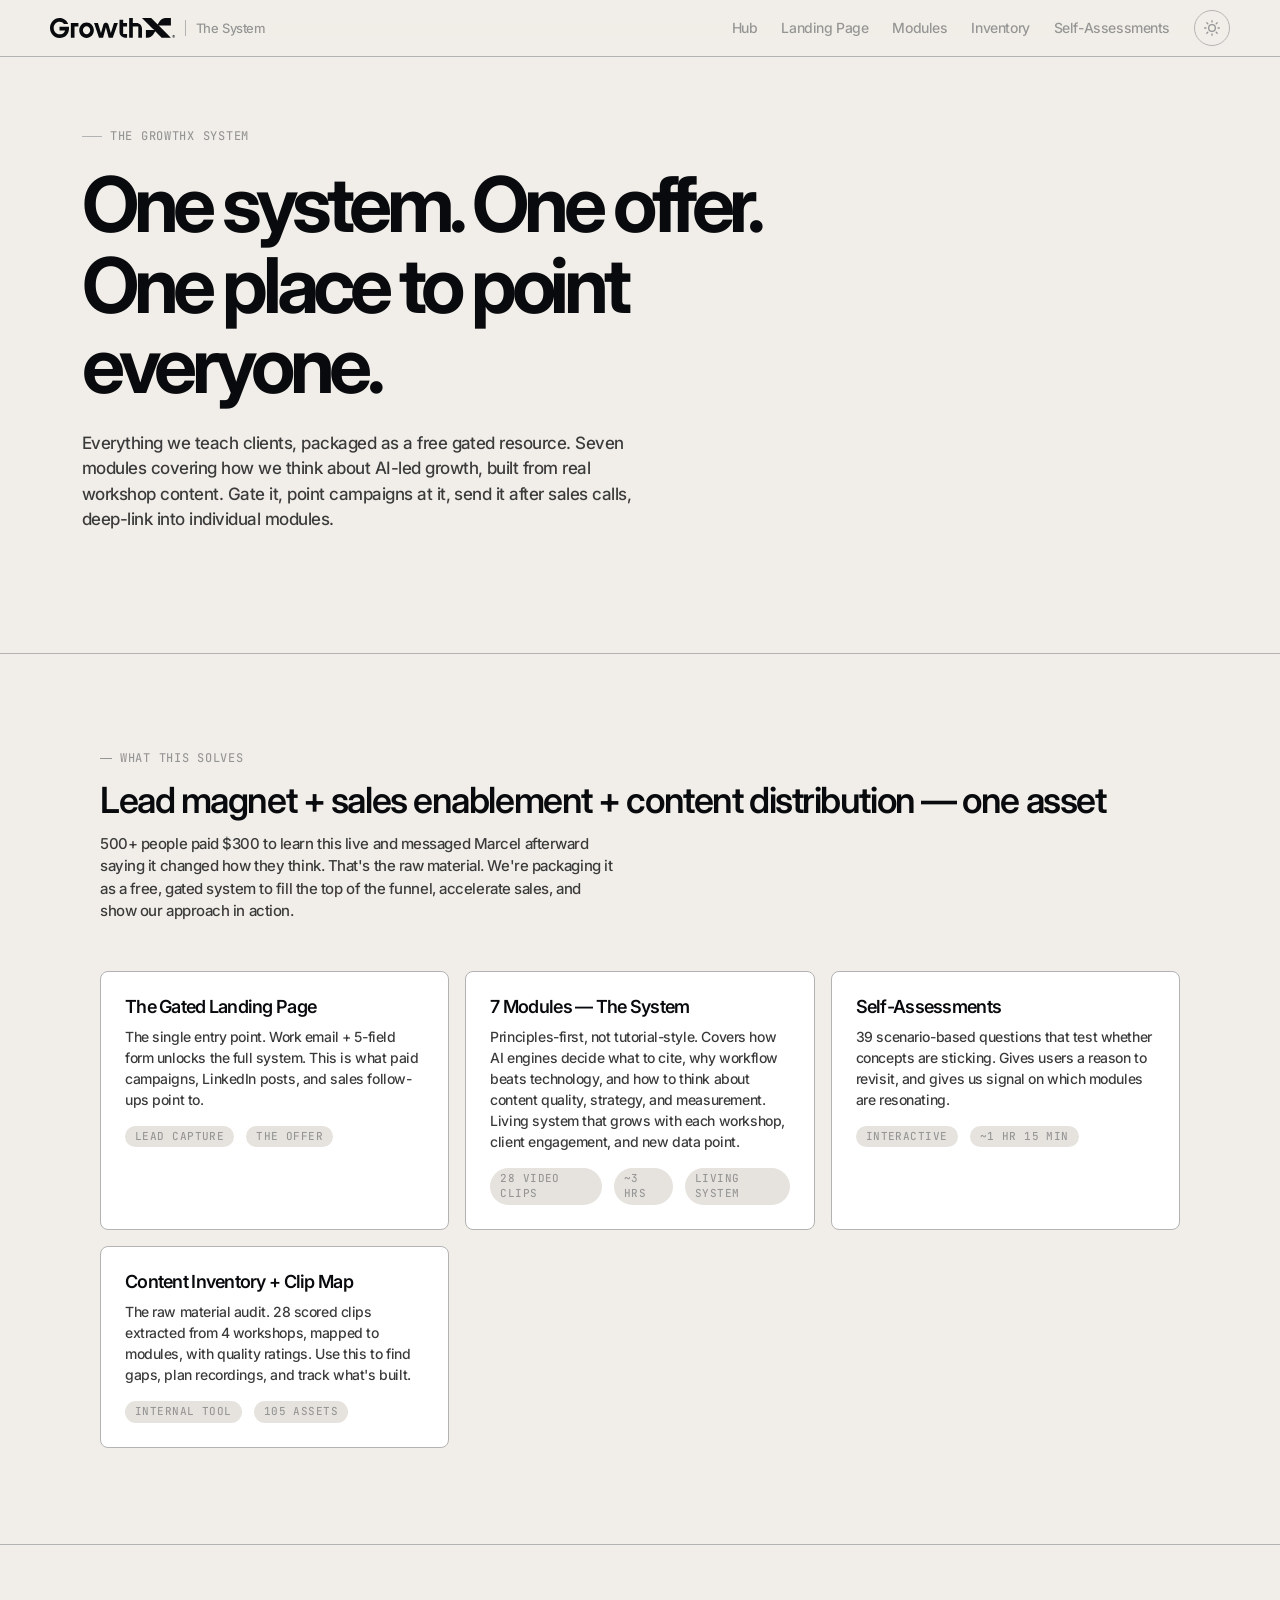
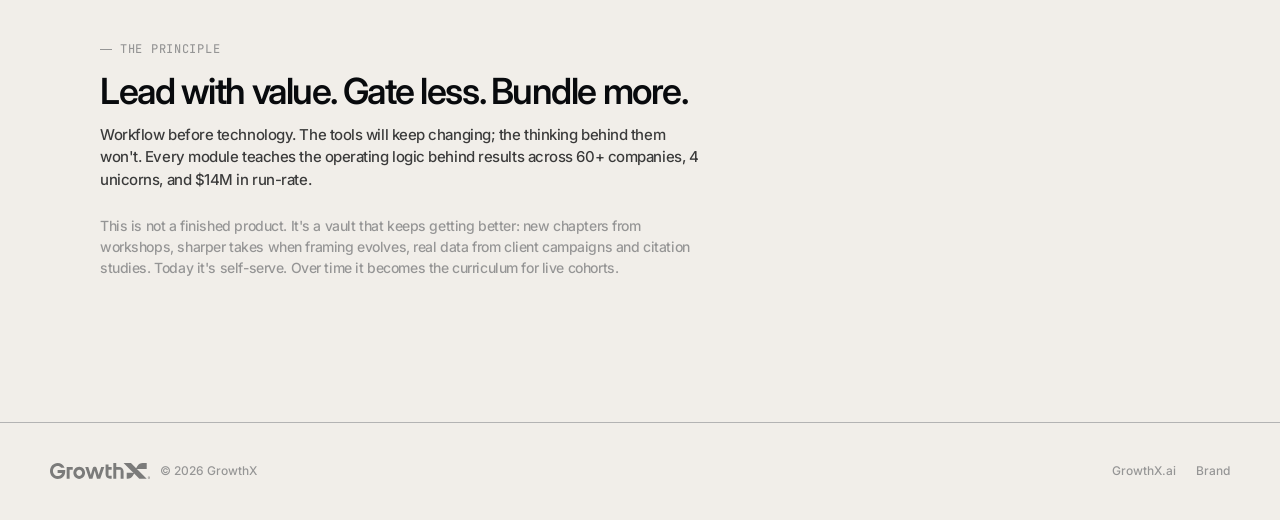
<file: index.html>
<!DOCTYPE html>
<html lang="en">
<head>
<meta charset="UTF-8">
<meta name="viewport" content="width=device-width, initial-scale=1.0">
<title>The GrowthX System — Hub</title>
<meta name="description" content="Internal project hub for the GrowthX System: gated lead magnet, sales enablement resource, and content distribution asset.">
<link rel="icon" type="image/svg+xml" href="assets/favicon.svg">
<meta property="og:title" content="The GrowthX System — Project Hub">
<meta property="og:description" content="7 modules on the principles and operating logic behind AI-led growth.">
<meta property="og:image" content="https://williamproctor.github.io/growthx-system/assets/og-image.png">
<meta property="og:type" content="website">
<meta name="twitter:card" content="summary_large_image">
<meta name="twitter:title" content="The GrowthX System">
<meta name="twitter:description" content="7 modules on the principles and operating logic behind AI-led growth.">
<meta name="twitter:image" content="https://williamproctor.github.io/growthx-system/assets/og-image.png">
<link rel="preconnect" href="https://fonts.googleapis.com">
<link rel="preconnect" href="https://fonts.gstatic.com" crossorigin>
<link href="https://fonts.googleapis.com/css2?family=Inter:ital,opsz,wght@0,14..32,400..680;1,14..32,400..680&family=JetBrains+Mono:wght@400;500&display=swap" rel="stylesheet">
<link rel="stylesheet" href="shared.css">
<script src="theme.js"></script>
<style>:root { --font-mono: 'JetBrains Mono', 'SF Mono', ui-monospace, monospace; }</style>
</head>
<body>

<nav class="site-nav" aria-label="Primary">
  <div class="nav-inner">
    <a href="index.html" class="nav-logo" aria-current="page">
      <img src="assets/growthx-logo-dark.svg" alt="GrowthX" width="120" height="20">
      <span class="nav-logo-divider" aria-hidden="true"></span>
      <span class="nav-logo-label">The System</span>
    </a>
    <div class="nav-links">
      <a href="index.html">Hub</a>
      <a href="system/index.html">Landing Page</a>
      <a href="modules/index.html">Modules</a>
      <a href="inventory/index.html">Inventory</a>
      <a href="assessments/index.html">Self-Assessments</a>
      <button class="theme-toggle" aria-label="Toggle dark mode">
        <svg class="icon-sun" width="16" height="16" viewBox="0 0 24 24" fill="none" stroke="currentColor" stroke-width="2" stroke-linecap="round" stroke-linejoin="round"><circle cx="12" cy="12" r="5"/><path d="M12 1v2M12 21v2M4.22 4.22l1.42 1.42M18.36 18.36l1.42 1.42M1 12h2M21 12h2M4.22 19.78l1.42-1.42M18.36 5.64l1.42-1.42"/></svg>
        <svg class="icon-moon" width="16" height="16" viewBox="0 0 24 24" fill="none" stroke="currentColor" stroke-width="2" stroke-linecap="round" stroke-linejoin="round"><path d="M21 12.79A9 9 0 1 1 11.21 3 7 7 0 0 0 21 12.79z"/></svg>
      </button>
      <button class="nav-hamburger" aria-label="Menu">
        <svg class="icon-menu" viewBox="0 0 24 24"><line x1="3" y1="6" x2="21" y2="6"/><line x1="3" y1="12" x2="21" y2="12"/><line x1="3" y1="18" x2="21" y2="18"/></svg>
        <svg class="icon-close" viewBox="0 0 24 24"><line x1="18" y1="6" x2="6" y2="18"/><line x1="6" y1="6" x2="18" y2="18"/></svg>
      </button>
    </div>
  </div>
</nav>

<div class="nav-overlay" id="navOverlay"></div>
<div class="nav-drawer" id="navDrawer">
  <a href="index.html" aria-current="page">Hub</a>
  <a href="system/index.html">Landing Page</a>
  <a href="modules/index.html">Modules</a>
  <a href="inventory/index.html">Inventory</a>
  <a href="assessments/index.html">Self-Assessments</a>
  <button class="theme-toggle" aria-label="Toggle dark mode">
    <svg class="icon-sun" width="16" height="16" viewBox="0 0 24 24" fill="none" stroke="currentColor" stroke-width="2" stroke-linecap="round" stroke-linejoin="round"><circle cx="12" cy="12" r="5"/><path d="M12 1v2M12 21v2M4.22 4.22l1.42 1.42M18.36 18.36l1.42 1.42M1 12h2M21 12h2M4.22 19.78l1.42-1.42M18.36 5.64l1.42-1.42"/></svg>
    <svg class="icon-moon" width="16" height="16" viewBox="0 0 24 24" fill="none" stroke="currentColor" stroke-width="2" stroke-linecap="round" stroke-linejoin="round"><path d="M21 12.79A9 9 0 1 1 11.21 3 7 7 0 0 0 21 12.79z"/></svg>
  </button>
</div>


<header class="hero">
  <p class="hero-label reveal">The GrowthX System</p>
  <h1 class="reveal reveal-d1">One system. One offer. One place to point everyone.</h1>
  <p class="hero-desc reveal reveal-d2">Everything we teach clients, packaged as a free gated resource. Seven modules covering how we think about AI-led growth, built from real workshop content. Gate it, point campaigns at it, send it after sales calls, deep-link into individual modules.</p>
</header>

<section class="section">
  <div class="section-inner">
    <p class="section-label reveal">What this solves</p>
    <h2 class="section-title reveal reveal-d1">Lead magnet + sales enablement + content distribution — one asset</h2>
    <p class="section-desc reveal reveal-d2">500+ people paid $300 to learn this live and messaged Marcel afterward saying it changed how they think. That's the raw material. We're packaging it as a free, gated system to fill the top of the funnel, accelerate sales, and show our approach in action.</p>

    <div class="content-grid">
      <a href="system/index.html" class="card reveal reveal-d1">
        <div class="card-body">
          <div class="card-title">The Gated Landing Page</div>
          <p class="card-desc">The single entry point. Work email + 5-field form unlocks the full system. This is what paid campaigns, LinkedIn posts, and sales follow-ups point to.</p>
          <div class="card-meta">
            <span class="card-tag">Lead Capture</span>
            <span class="card-tag">The Offer</span>
          </div>
        </div>
      </a>

      <a href="modules/index.html" class="card reveal reveal-d2">
        <div class="card-body">
          <div class="card-title">7 Modules — The System</div>
          <p class="card-desc">Principles-first, not tutorial-style. Covers how AI engines decide what to cite, why workflow beats technology, and how to think about content quality, strategy, and measurement. Living system that grows with each workshop, client engagement, and new data point.</p>
          <div class="card-meta">
            <span class="card-tag">28 Video Clips</span>
            <span class="card-tag">~3 hrs</span>
            <span class="card-tag">Living System</span>
          </div>
        </div>
      </a>

      <a href="assessments/index.html" class="card reveal reveal-d3">
        <div class="card-body">
          <div class="card-title">Self-Assessments</div>
          <p class="card-desc">39 scenario-based questions that test whether concepts are sticking. Gives users a reason to revisit, and gives us signal on which modules are resonating.</p>
          <div class="card-meta">
            <span class="card-tag">Interactive</span>
            <span class="card-tag">~1 hr 15 min</span>
          </div>
        </div>
      </a>

      <a href="inventory/index.html" class="card reveal">
        <div class="card-body">
          <div class="card-title">Content Inventory + Clip Map</div>
          <p class="card-desc">The raw material audit. 28 scored clips extracted from 4 workshops, mapped to modules, with quality ratings. Use this to find gaps, plan recordings, and track what's built.</p>
          <div class="card-meta">
            <span class="card-tag">Internal Tool</span>
            <span class="card-tag">105 Assets</span>
          </div>
        </div>
      </a>
    </div>
  </div>
</section>

<section class="section">
  <div class="section-inner">
    <p class="section-label reveal">The principle</p>
    <h2 class="section-title reveal reveal-d1">Lead with value. Gate less. Bundle more.</h2>
    <p class="section-desc reveal reveal-d2" style="max-width: 600px;">Workflow before technology. The tools will keep changing; the thinking behind them won't. Every module teaches the operating logic behind results across 60+ companies, 4 unicorns, and $14M in run-rate.</p>
    <p class="section-desc reveal reveal-d3" style="max-width: 600px; font-size: 14px; color: var(--text-muted); margin-top: -24px;">This is not a finished product. It's a vault that keeps getting better: new chapters from workshops, sharper takes when framing evolves, real data from client campaigns and citation studies. Today it's self-serve. Over time it becomes the curriculum for live cohorts.</p>
  </div>
</section>

<footer class="site-footer">
  <div class="footer-inner">
    <div class="footer-brand">
      <img src="assets/growthx-logo-dark.svg" alt="GrowthX" width="100" height="16">
      <span>© 2026 GrowthX</span>
    </div>
    <div class="footer-links">
      <a href="https://growthx.ai" target="_blank" rel="noopener noreferrer">GrowthX.ai</a>
      <a href="https://growthx.ai/brand" target="_blank" rel="noopener noreferrer">Brand</a>
    </div>
  </div>
</footer>

<script>
(function () {
  var nodes = document.querySelectorAll('.reveal');
  if (!window.IntersectionObserver) {
    nodes.forEach(function (el) { el.classList.add('visible'); });
    return;
  }
  var io = new IntersectionObserver(function (entries) {
    entries.forEach(function (entry) {
      if (!entry.isIntersecting) return;
      entry.target.classList.add('visible');
      io.unobserve(entry.target);
    });
  }, { root: null, rootMargin: '0px 0px -48px 0px', threshold: 0.08 });
  nodes.forEach(function (el) { io.observe(el); });
})();
</script>
<script src="nav.js"></script>
</body>
</html>
</file>
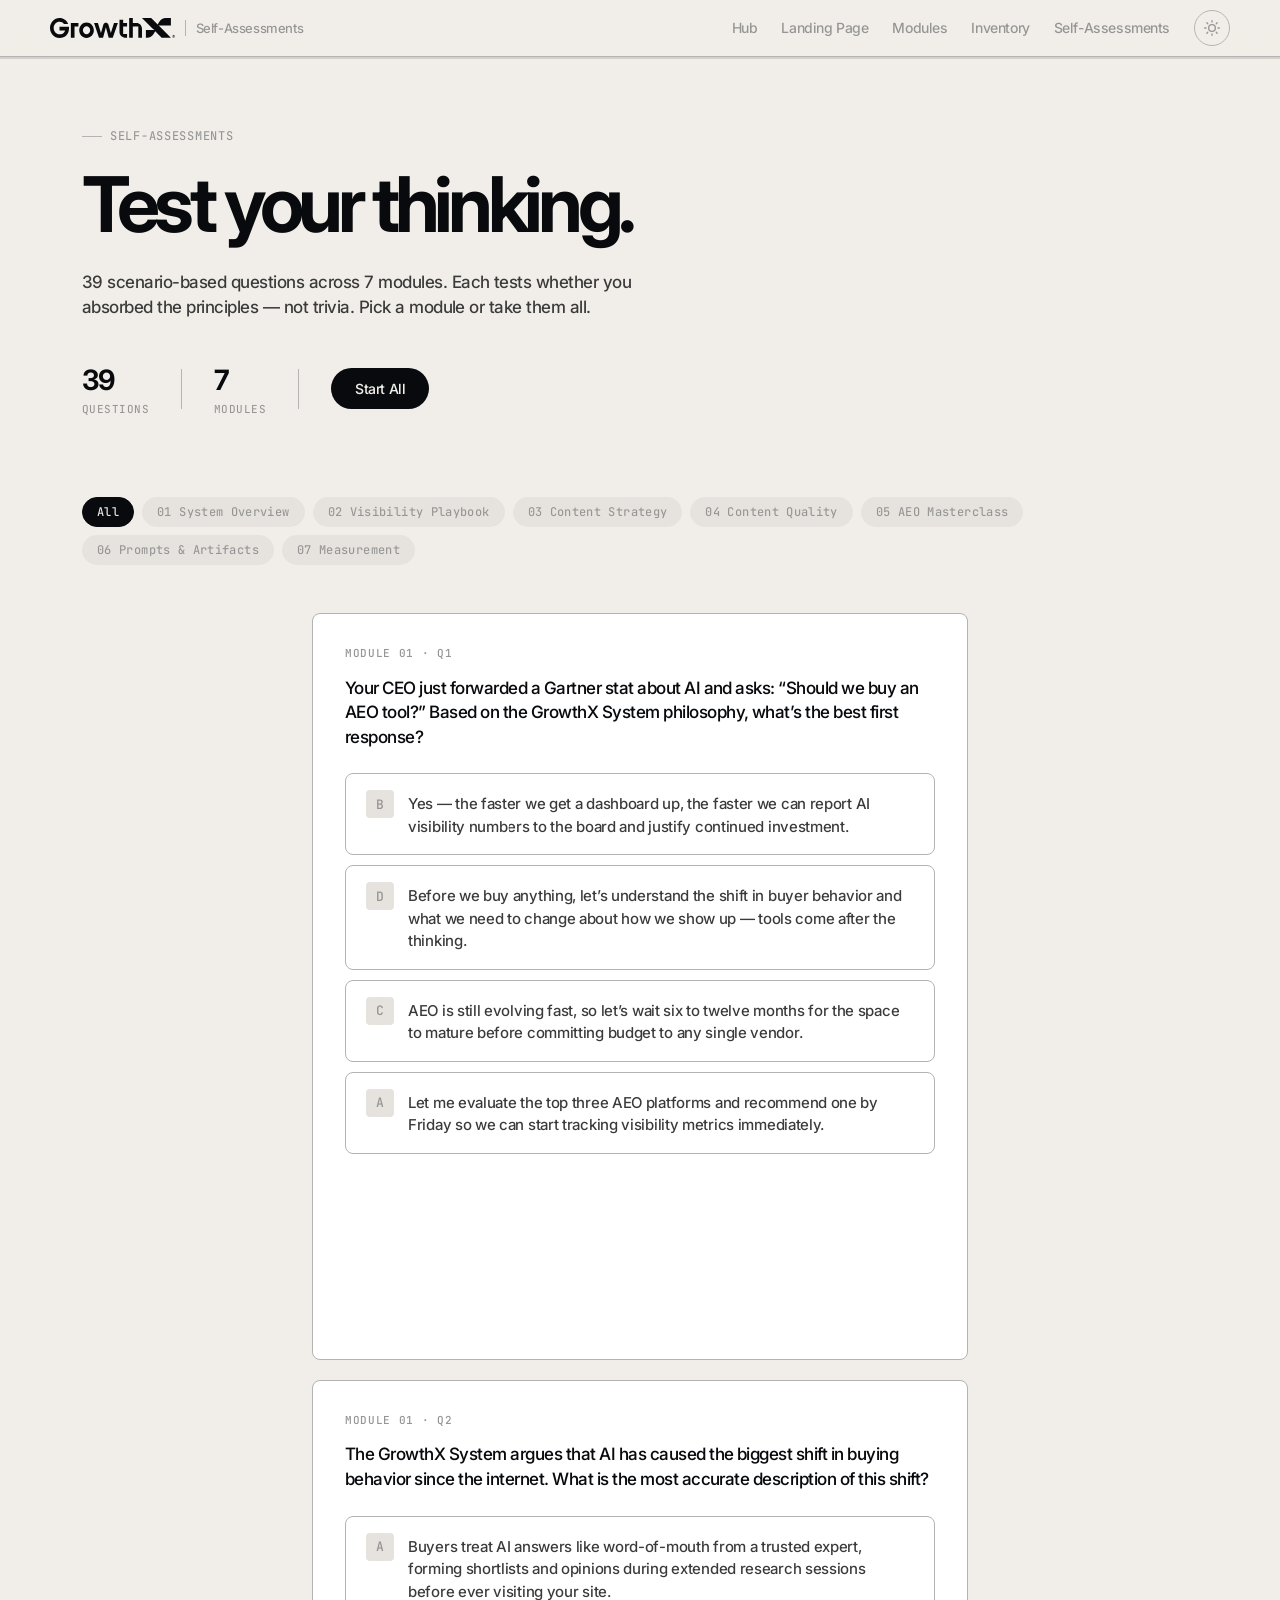
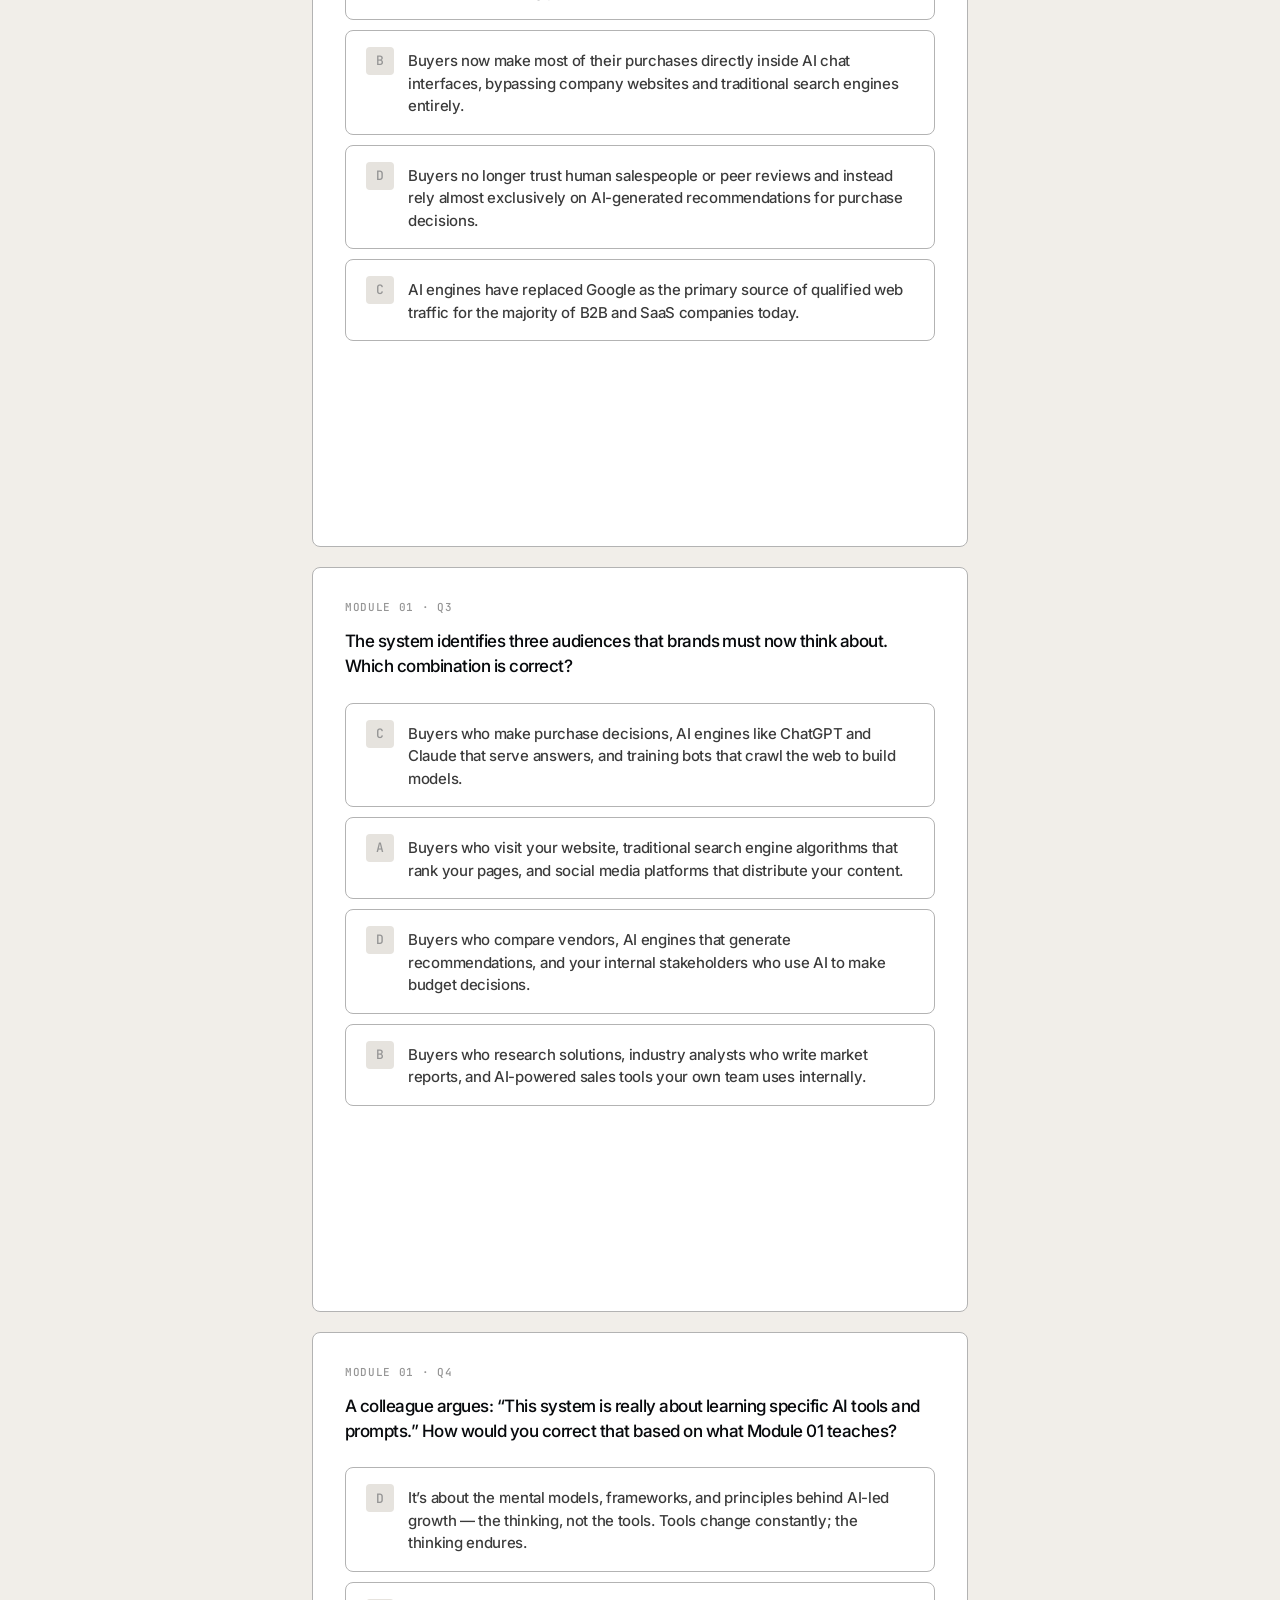
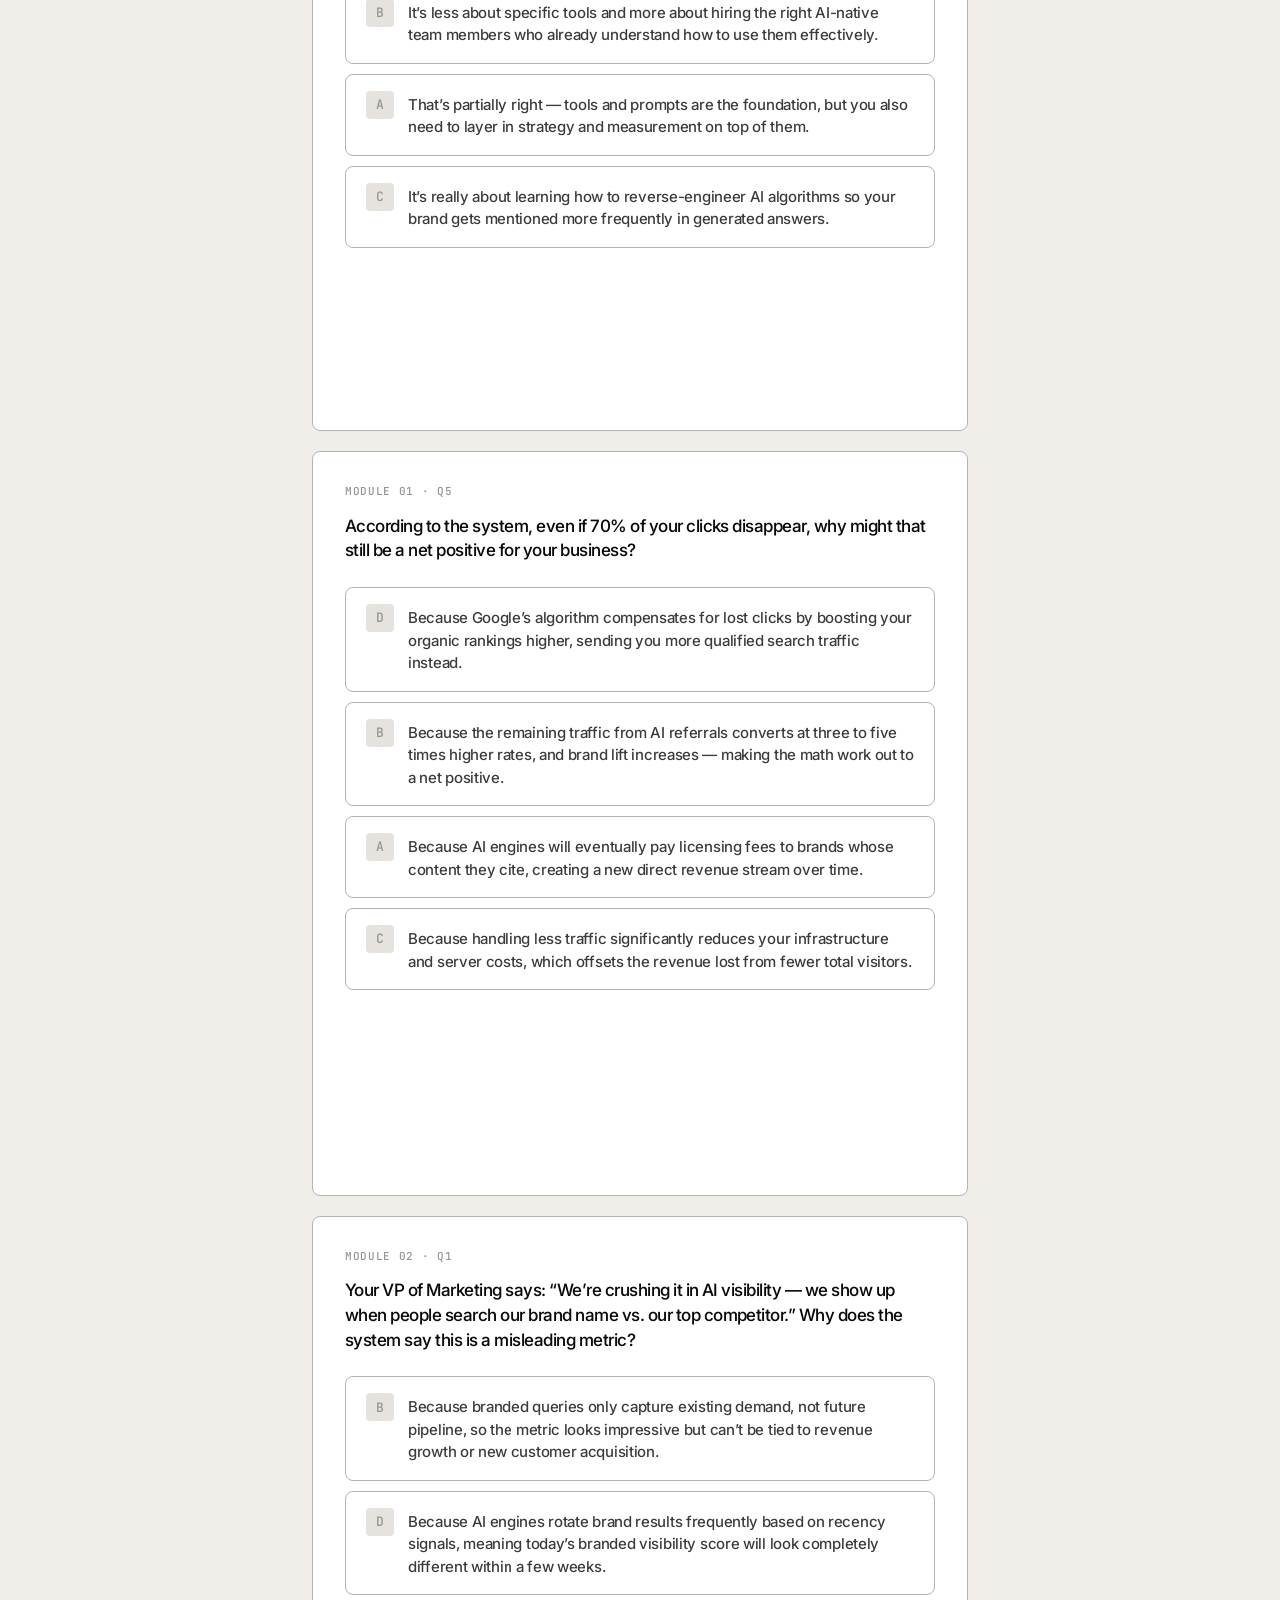
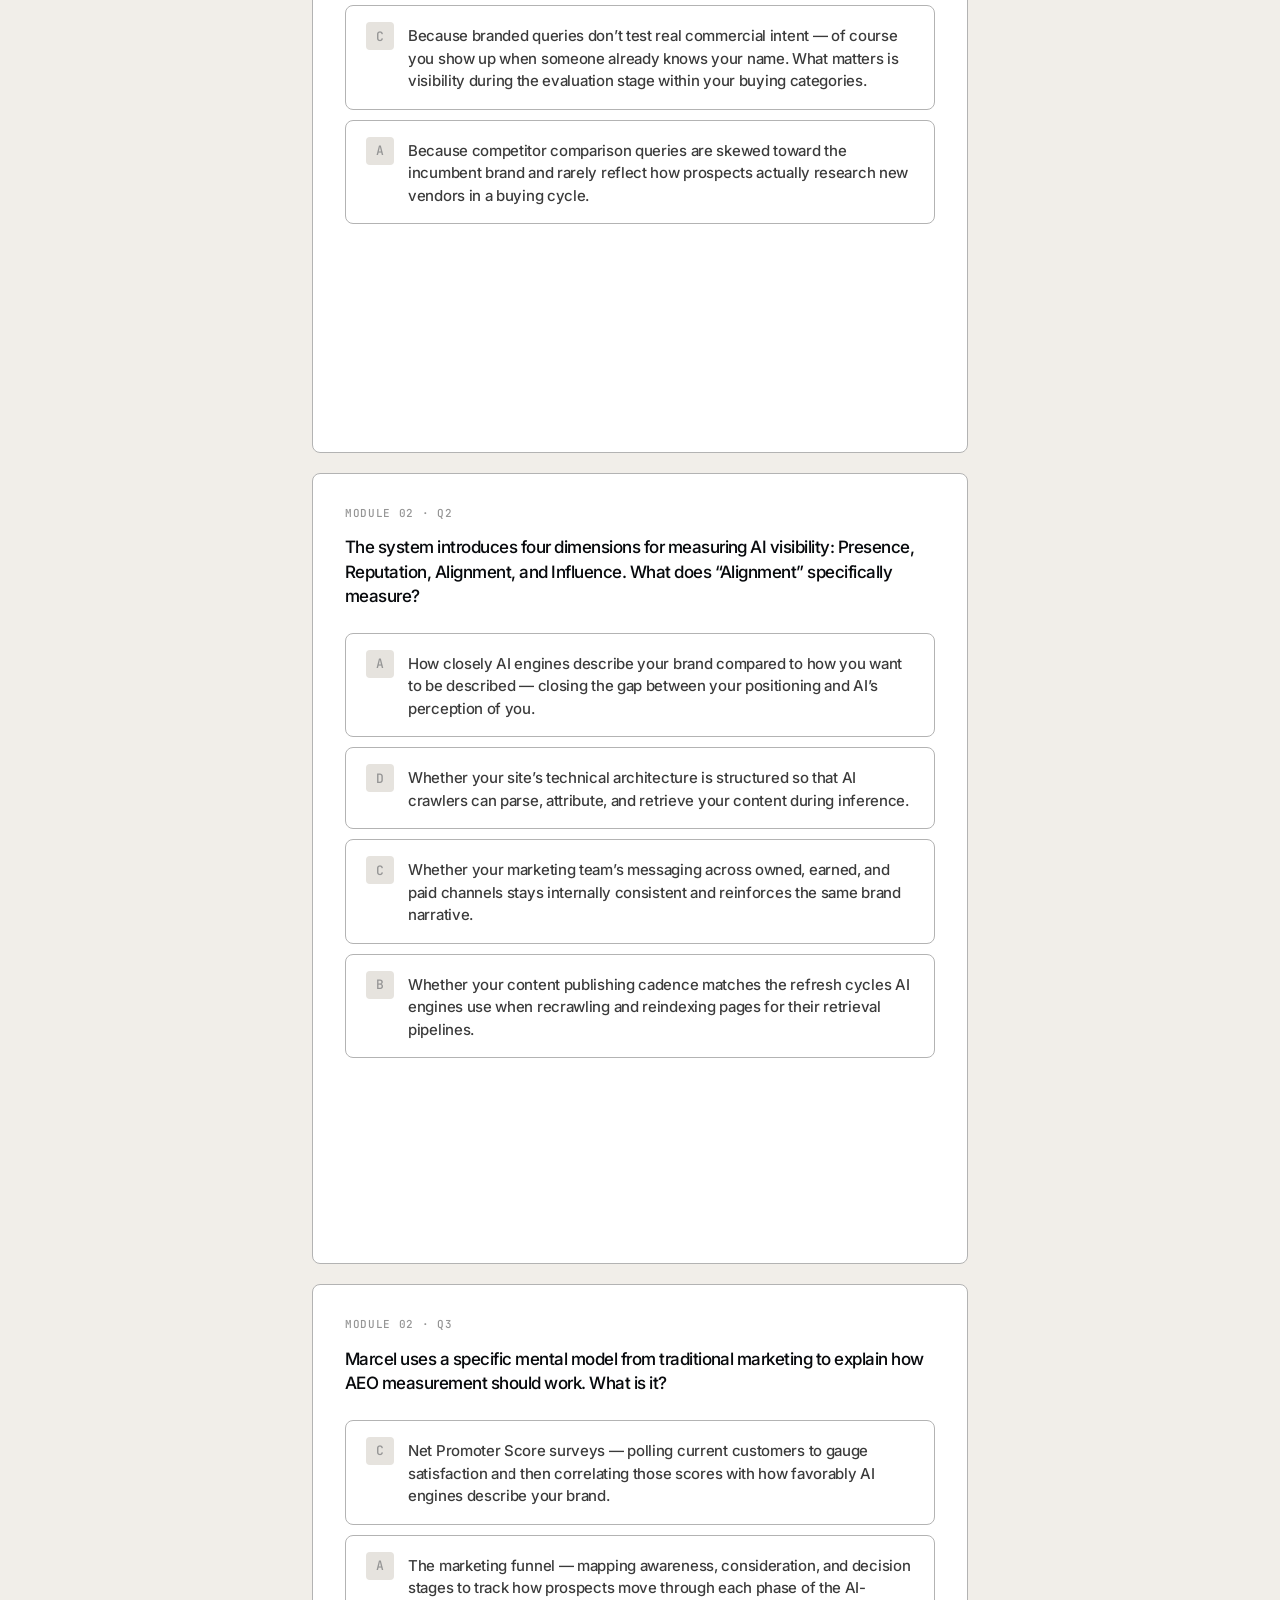
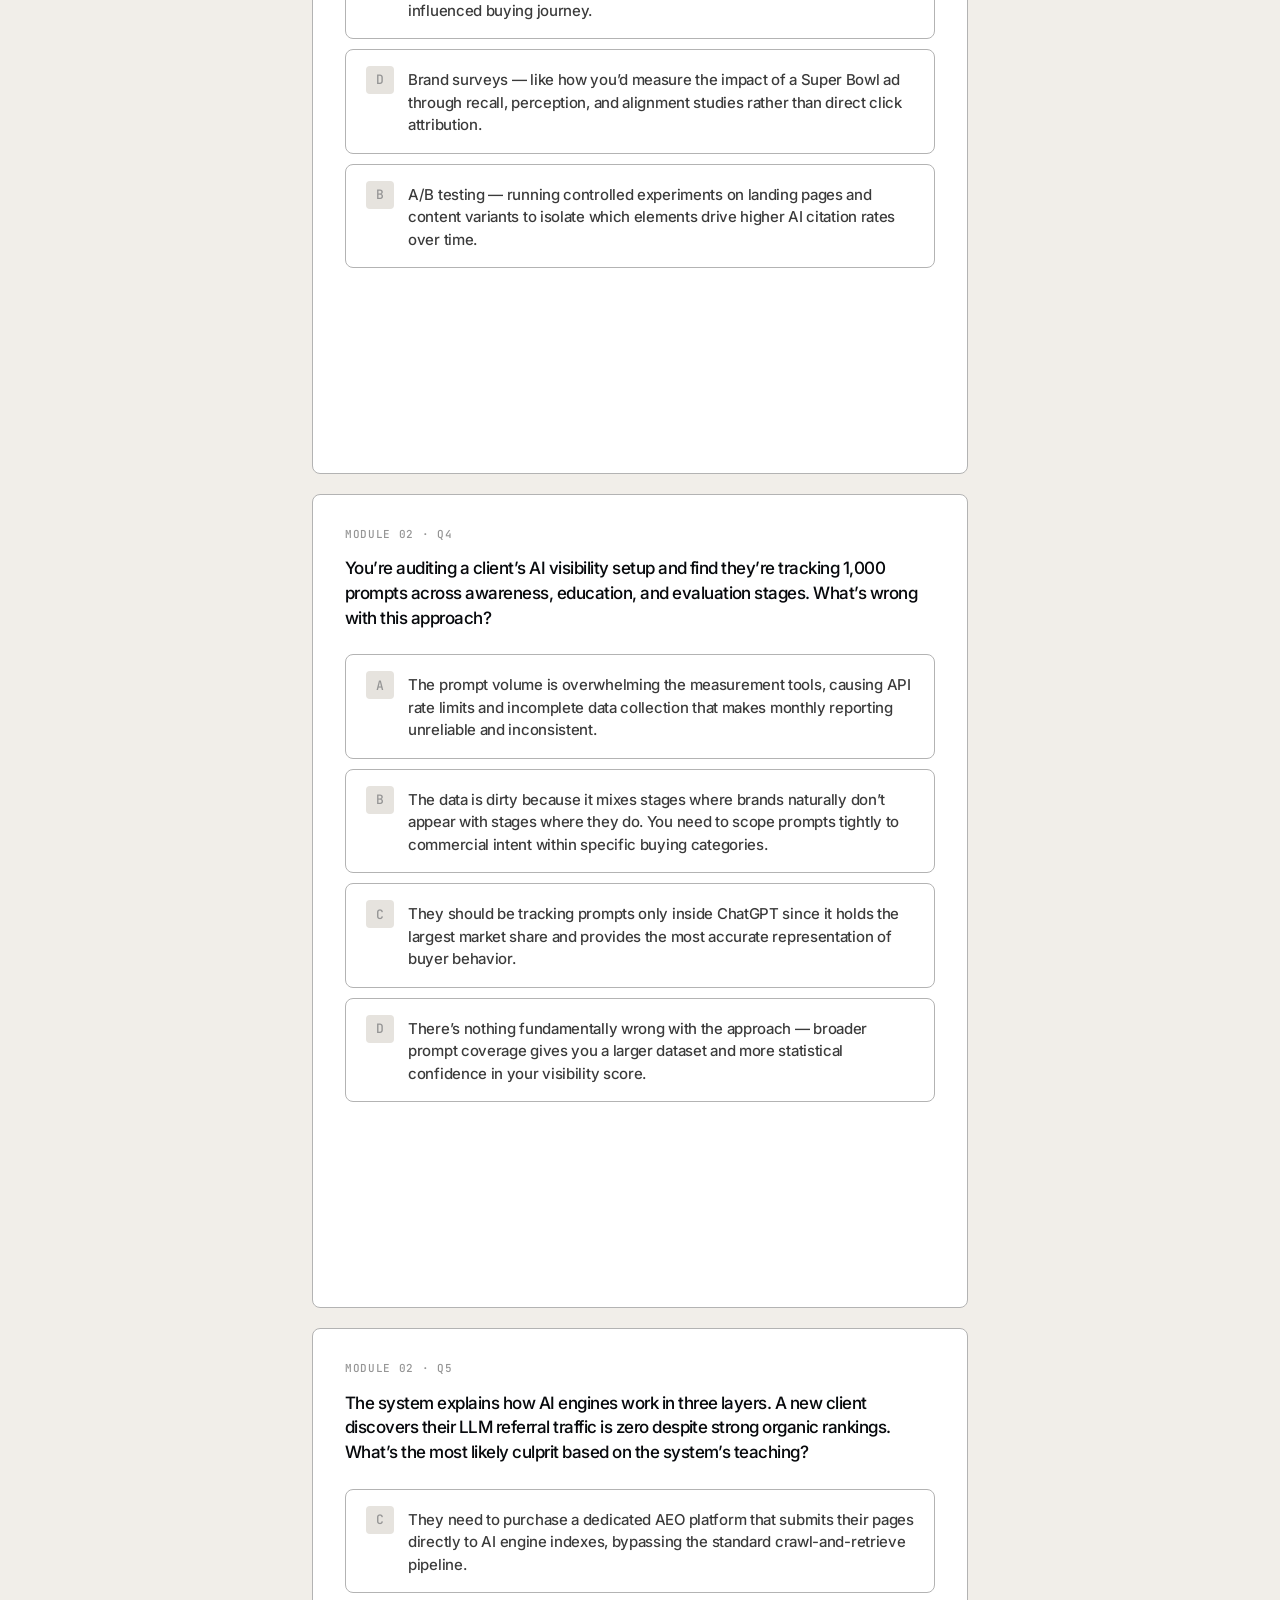
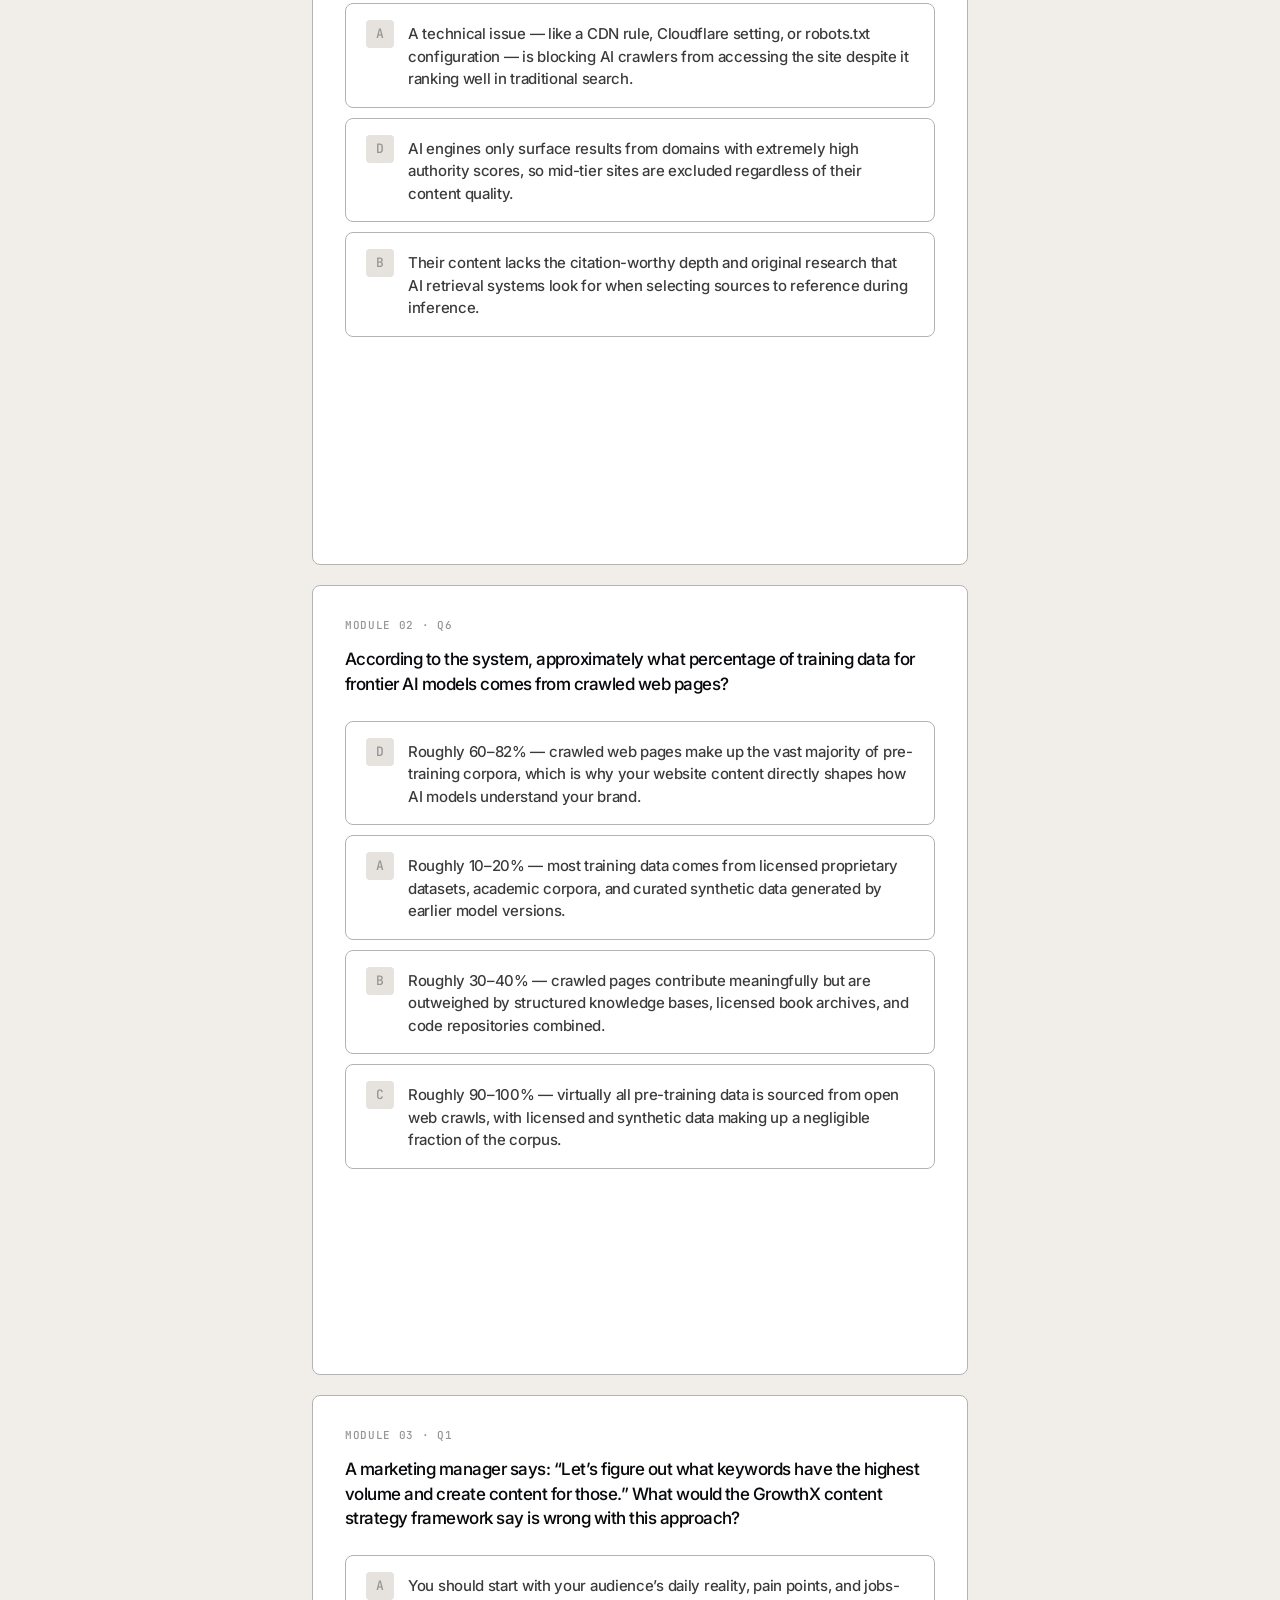
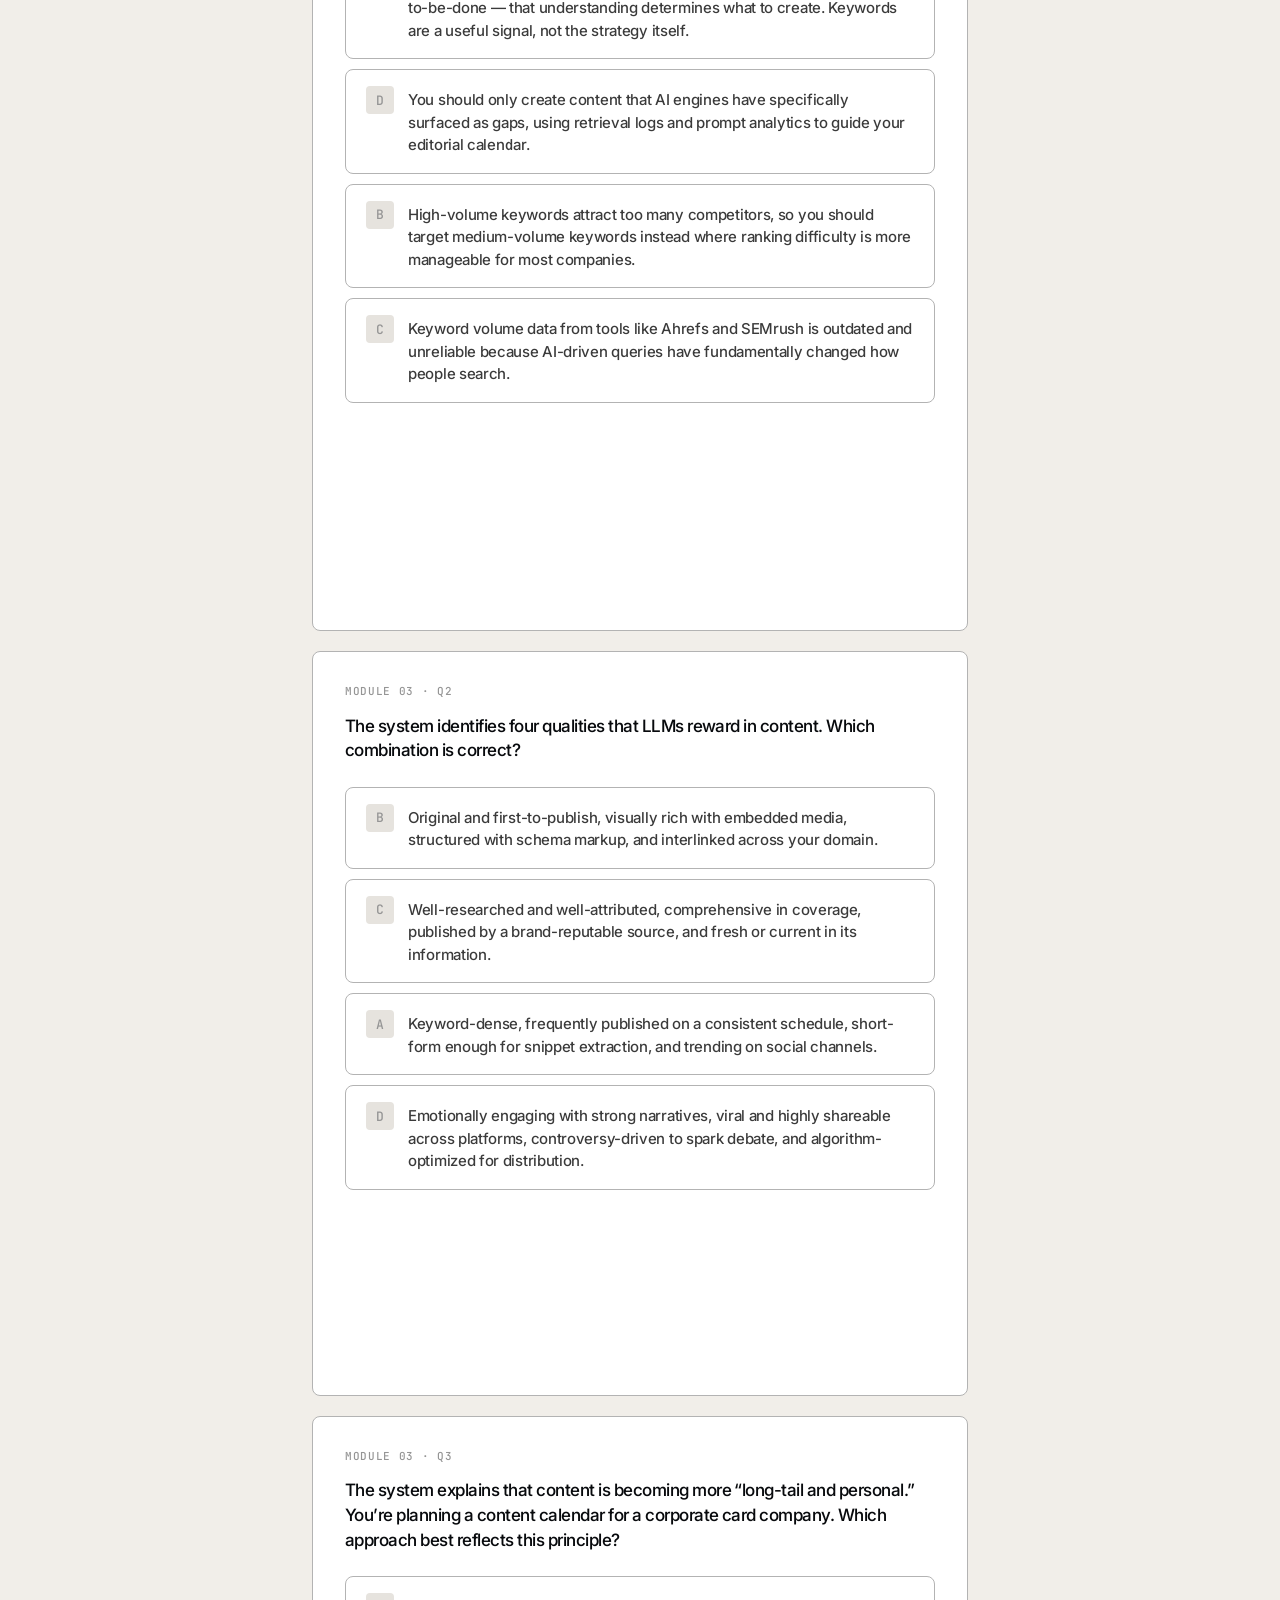
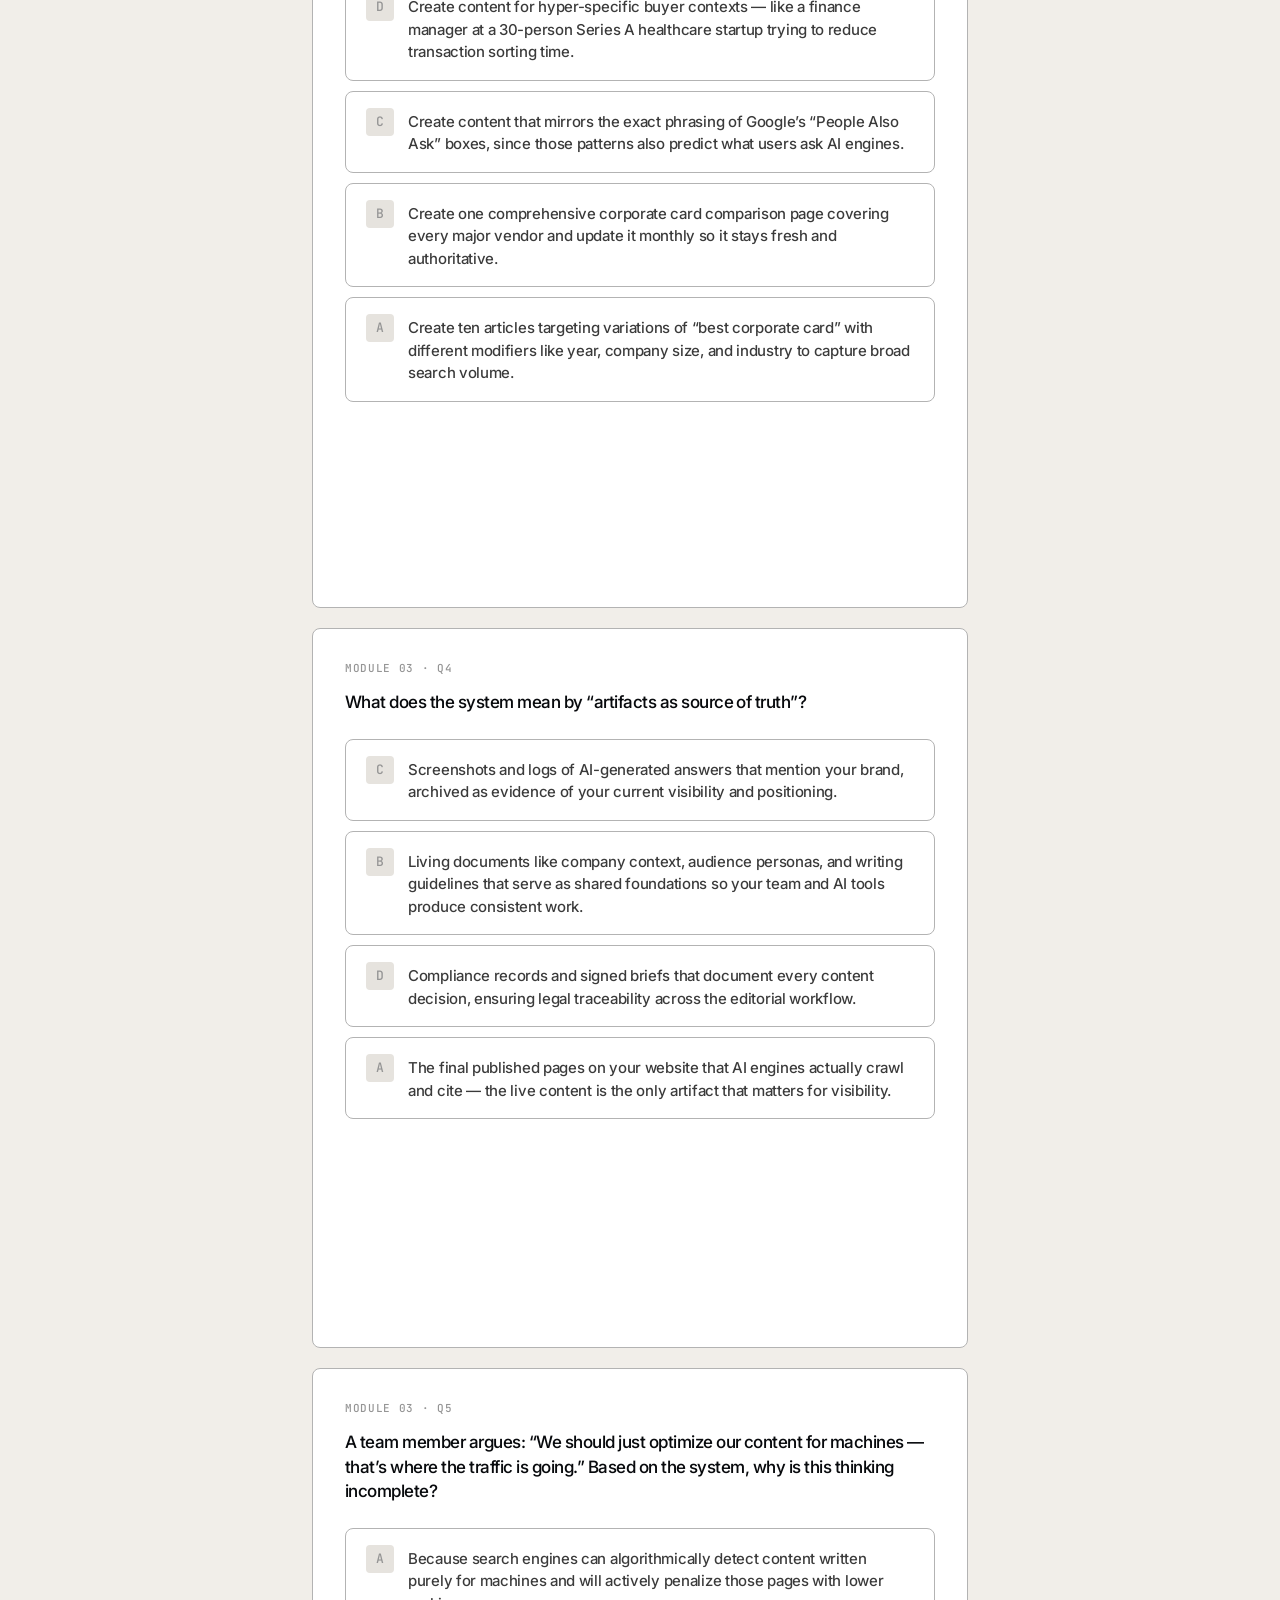
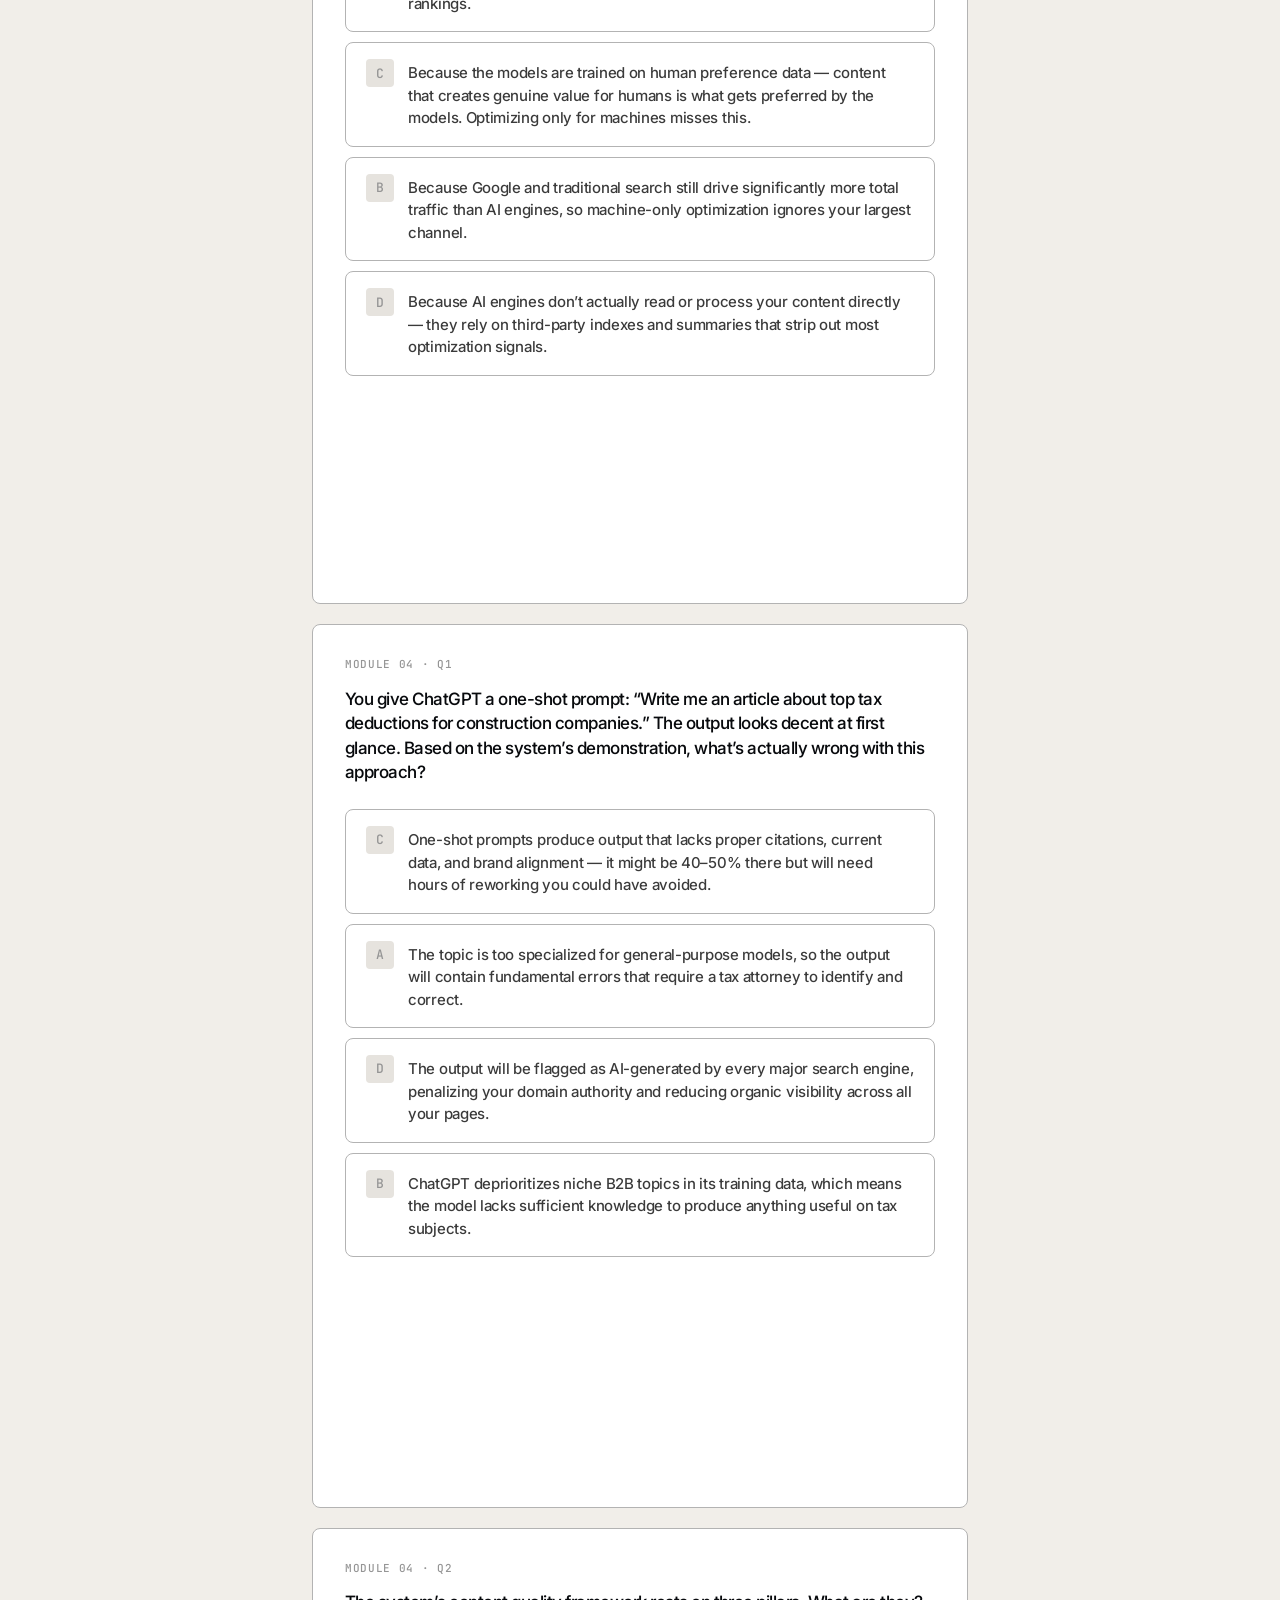
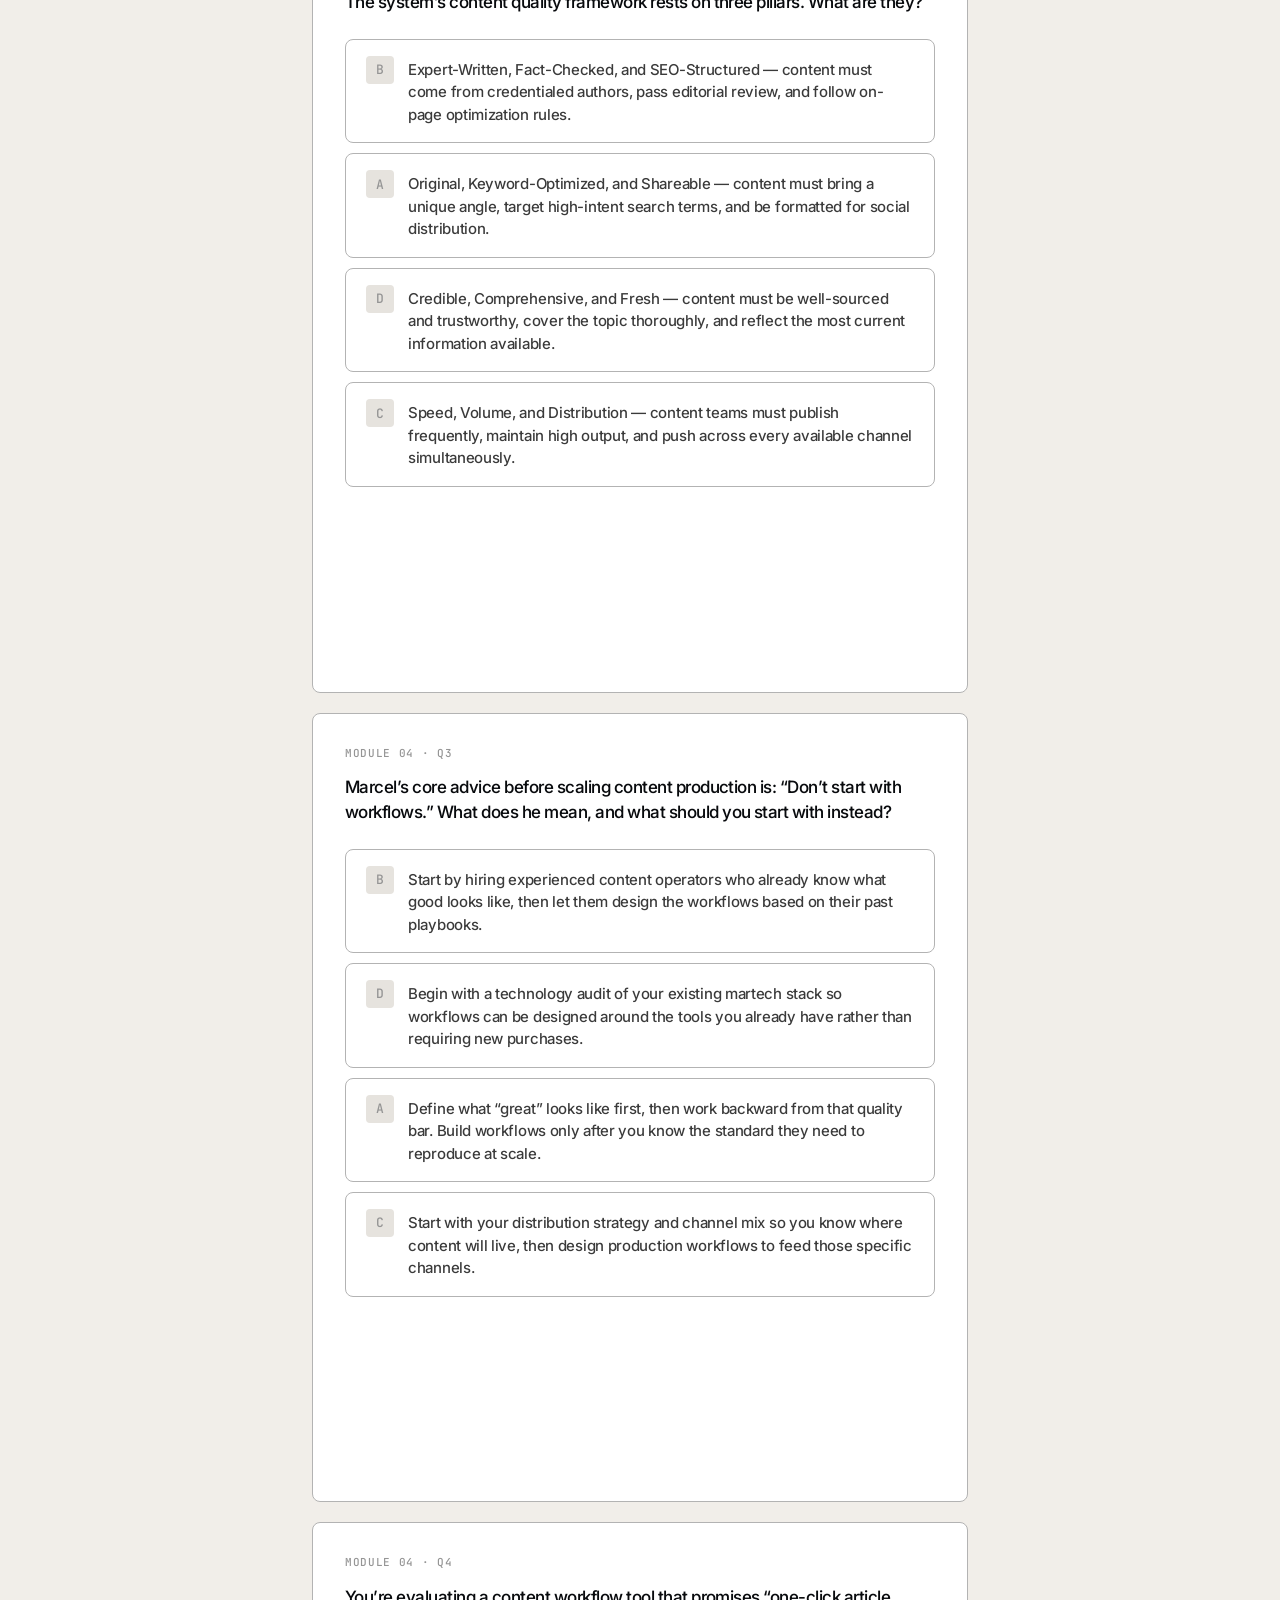
<file: assessments/index.html>
<!DOCTYPE html>
<html lang="en">
<head>
<meta charset="UTF-8">
<meta name="viewport" content="width=device-width, initial-scale=1.0">
<title>Self-Assessments — The GrowthX System</title>
<meta name="description" content="39 scenario-based questions across 7 modules. Test whether you absorbed the principles of AI-led growth.">
<link rel="icon" type="image/svg+xml" href="../assets/favicon.svg">
<script src="../theme.js"></script>
<link rel="preconnect" href="https://fonts.googleapis.com">
<link rel="preconnect" href="https://fonts.gstatic.com" crossorigin>
<link href="https://fonts.googleapis.com/css2?family=Inter:ital,opsz,wght@0,14..32,400..680;1,14..32,400..680&family=JetBrains+Mono:wght@400;500&display=swap" rel="stylesheet">
<link rel="stylesheet" href="../shared.css">
<style>:root { --font-mono: 'JetBrains Mono', 'SF Mono', ui-monospace, monospace; }</style>
<style>
/* ── Progress Bar ── */
.progress-bar-wrap {
  position: fixed;
  top: 56px;
  left: 0; right: 0;
  z-index: 99;
  height: 3px;
  background: var(--border-subtle);
}

.progress-bar-fill {
  height: 100%;
  width: 0%;
  border-radius: 0 2px 2px 0;
  transition: width 0.4s cubic-bezier(0.22, 1, 0.36, 1);
}

[data-theme="dark"] .progress-bar-fill,
:root:not([data-theme]) .progress-bar-fill {
  background: var(--accent-gold);
}

:root .progress-bar-fill {
  background: var(--accent-gold);
}

[data-theme="dark"] .progress-bar-fill {
  background: var(--accent-gold);
}

.progress-bar-label {
  position: fixed;
  top: 59px;
  right: clamp(16px, 4vw, 32px);
  z-index: 99;
  font-family: var(--font-mono);
  font-size: 11px;
  font-weight: 450;
  color: var(--text-muted);
  letter-spacing: 0.02em;
  padding: 4px 0;
  opacity: 0;
  transition: opacity 0.3s;
}

.progress-bar-label.visible {
  opacity: 1;
}

/* ── Hero Stats ── */
.hero-stats {
  display: flex;
  align-items: center;
  gap: 32px;
  flex-wrap: wrap;
}

.hero-stat {
  display: flex;
  flex-direction: column;
  gap: 2px;
}

.hero-stat-value {
  font-size: 28px;
  font-weight: 680;
  letter-spacing: -0.04em;
  color: var(--text-primary);
}

.hero-stat-label {
  font-family: var(--font-mono);
  font-size: 11px;
  font-weight: 450;
  letter-spacing: 0.04em;
  text-transform: uppercase;
  color: var(--text-muted);
}

.hero-stat-divider {
  width: 1px;
  height: 40px;
  background: var(--border);
}

/* ── Module Pills ── */
.module-filter {
  padding: 0 clamp(16px, 4vw, 32px);
  max-width: var(--max-width);
  margin: 0 auto 48px;
}

.module-pills {
  display: flex;
  align-items: center;
  gap: 8px;
  flex-wrap: wrap;
}

.module-pill {
  font-family: var(--font-mono);
  font-size: 12px;
  font-weight: 450;
  letter-spacing: 0.03em;
  color: var(--text-muted);
  background: var(--secondary);
  border: 1px solid transparent;
  padding: 6px 14px;
  border-radius: var(--radius-pill);
  cursor: pointer;
  transition: all 0.2s;
  white-space: nowrap;
}

.module-pill:hover {
  color: var(--text-primary);
  border-color: var(--border);
}

.module-pill.active {
  background: var(--foreground);
  color: var(--background);
  border-color: var(--foreground);
}

/* ── Questions ── */
.questions-container {
  max-width: var(--content-inset);
  margin: 0 auto;
  padding: 0 clamp(16px, 4vw, 32px) 80px;
}

.question-card {
  background: var(--surface);
  border: 1px solid var(--border);
  border-radius: var(--radius);
  padding: 32px;
  margin-bottom: 20px;
  transition: border-color 0.3s, box-shadow 0.3s;
}

.question-card:hover {
  border-color: var(--text-muted);
}

.question-card.answered {
  opacity: 1;
}

.question-card.answered:hover {
  border-color: var(--border);
  box-shadow: none;
}

.question-module-label {
  font-family: var(--font-mono);
  font-size: 11px;
  font-weight: 500;
  letter-spacing: 0.06em;
  text-transform: uppercase;
  color: var(--text-muted);
  margin-bottom: 14px;
}

.question-text {
  font-size: 17px;
  font-weight: 520;
  letter-spacing: -0.03em;
  line-height: 1.45;
  color: var(--text-primary);
  margin-bottom: 24px;
}

.options-list {
  display: flex;
  flex-direction: column;
  gap: 10px;
}

.option-btn {
  display: flex;
  align-items: flex-start;
  gap: 14px;
  width: 100%;
  text-align: left;
  padding: 16px 20px;
  background: transparent;
  border: 1px solid var(--border);
  border-radius: var(--radius);
  cursor: pointer;
  font-family: var(--font-sans);
  font-size: 15px;
  font-weight: 480;
  color: var(--text-secondary);
  letter-spacing: -0.02em;
  line-height: 1.5;
  transition: border-color 0.2s, background 0.2s, color 0.2s;
}

.option-btn:hover:not(.locked) {
  border-color: var(--text-muted);
  color: var(--text-primary);
  background: var(--surface-raised);
}

.option-btn .option-letter {
  font-family: var(--font-mono);
  font-size: 13px;
  font-weight: 500;
  letter-spacing: 0;
  color: var(--text-muted);
  background: var(--secondary);
  min-width: 28px;
  height: 28px;
  display: flex;
  align-items: center;
  justify-content: center;
  border-radius: var(--radius-sm);
  flex-shrink: 0;
  transition: background 0.2s, color 0.2s;
}

.option-btn:hover:not(.locked) .option-letter {
  color: var(--text-primary);
}

.option-btn .option-text {
  padding-top: 3px;
}

/* ── Answer States ── */
.option-btn.locked {
  cursor: default;
  opacity: 0.5;
}

.option-btn.correct {
  border-color: #2b8a3e;
  background: rgba(43, 138, 62, 0.06);
  color: var(--text-primary);
  opacity: 1;
}

[data-theme="dark"] .option-btn.correct {
  background: rgba(43, 138, 62, 0.1);
}

.option-btn.correct .option-letter {
  background: #2b8a3e;
  color: #fff;
}

.option-btn.incorrect {
  border-color: #c92a2a;
  background: rgba(201, 42, 42, 0.06);
  color: var(--text-primary);
  opacity: 1;
}

[data-theme="dark"] .option-btn.incorrect {
  background: rgba(201, 42, 42, 0.1);
}

.option-btn.incorrect .option-letter {
  background: #c92a2a;
  color: #fff;
}

.why-not {
  margin-top: 10px;
  padding: 10px 14px;
  font-size: 13px;
  font-weight: 480;
  line-height: 1.5;
  letter-spacing: -0.02em;
  color: #c92a2a;
  background: rgba(201, 42, 42, 0.05);
  border-radius: var(--radius-sm);
  opacity: 0;
  transform: translateY(4px);
  transition: opacity 0.3s, transform 0.3s;
}

[data-theme="dark"] .why-not {
  color: #ffa8a8;
  background: rgba(201, 42, 42, 0.08);
}

.why-not.visible {
  opacity: 1;
  transform: translateY(0);
}

/* ── Explanation ── */
.explanation {
  margin-top: 20px;
  padding: 20px 24px;
  background: var(--secondary);
  border-radius: var(--radius);
  border-left: 3px solid var(--foreground);
  opacity: 0;
  transform: translateY(8px);
  transition: opacity 0.4s cubic-bezier(0.22, 1, 0.36, 1),
              transform 0.4s cubic-bezier(0.22, 1, 0.36, 1);
  pointer-events: none;
}

.explanation.visible {
  opacity: 1;
  transform: translateY(0);
  pointer-events: auto;
}

.explanation-label {
  font-family: var(--font-mono);
  font-size: 11px;
  font-weight: 500;
  letter-spacing: 0.06em;
  text-transform: uppercase;
  color: var(--text-muted);
  margin-bottom: 8px;
}

.explanation-text {
  font-size: 14px;
  font-weight: 480;
  color: var(--text-secondary);
  line-height: 1.6;
  letter-spacing: -0.02em;
}

/* ── Module Score ── */
.module-score {
  text-align: center;
  padding: 32px 24px;
  margin-bottom: 20px;
  background: var(--surface);
  border: 1px solid var(--border);
  border-radius: var(--radius);
  display: none;
}

.module-score.visible {
  display: block;
}

.module-score-title {
  font-family: var(--font-mono);
  font-size: 11px;
  font-weight: 500;
  letter-spacing: 0.06em;
  text-transform: uppercase;
  color: var(--text-muted);
  margin-bottom: 8px;
}

.module-score-value {
  font-size: 32px;
  font-weight: 680;
  letter-spacing: -0.04em;
  color: var(--text-primary);
}

.module-score-value span {
  font-size: 18px;
  font-weight: 480;
  color: var(--text-muted);
}

/* ── Final Results ── */
.results-panel {
  max-width: var(--content-inset);
  margin: 0 auto 80px;
  padding: 0 clamp(16px, 4vw, 32px);
  display: none;
}

.results-panel.visible {
  display: block;
}

.results-card {
  background: var(--surface);
  border: 1px solid var(--border);
  border-radius: var(--radius);
  padding: 48px 40px;
  text-align: center;
}

.results-overline {
  font-family: var(--font-mono);
  font-size: 12px;
  font-weight: 500;
  letter-spacing: 0.06em;
  text-transform: uppercase;
  color: var(--text-muted);
  margin-bottom: 12px;
}

.results-score {
  font-size: 64px;
  font-weight: 680;
  letter-spacing: -0.06em;
  color: var(--text-primary);
  margin-bottom: 4px;
}

.results-score span {
  font-size: 28px;
  font-weight: 480;
  color: var(--text-muted);
}

.results-message {
  font-size: 17px;
  font-weight: 520;
  color: var(--text-secondary);
  letter-spacing: -0.03em;
  line-height: 1.5;
  max-width: 480px;
  margin: 16px auto 36px;
}

.results-breakdown {
  display: grid;
  grid-template-columns: repeat(auto-fit, minmax(120px, 1fr));
  gap: 12px;
  max-width: 600px;
  margin: 0 auto;
}

.results-module {
  padding: 16px 12px;
  background: var(--secondary);
  border-radius: var(--radius);
}

.results-module-label {
  font-family: var(--font-mono);
  font-size: 10px;
  font-weight: 500;
  letter-spacing: 0.06em;
  text-transform: uppercase;
  color: var(--text-muted);
  margin-bottom: 4px;
}

.results-module-score {
  font-size: 20px;
  font-weight: 680;
  letter-spacing: -0.03em;
  color: var(--text-primary);
}

.results-module-score span {
  font-size: 14px;
  font-weight: 480;
  color: var(--text-muted);
}

/* ── Results CTA ── */
.results-next {
  margin-top: 36px;
  padding-top: 32px;
  border-top: 1px solid var(--border-subtle);
}

.results-next-heading {
  font-size: 16px;
  font-weight: 580;
  letter-spacing: -0.03em;
  color: var(--text-primary);
  margin-bottom: 20px;
}

.results-next-grid {
  display: grid;
  grid-template-columns: repeat(auto-fit, minmax(200px, 1fr));
  gap: 12px;
  margin-bottom: 24px;
}

.results-next-option {
  display: block;
  text-decoration: none;
  color: inherit;
  background: var(--surface-raised);
  border: 1px solid var(--border-subtle);
  border-radius: var(--radius);
  padding: 16px;
  transition: border-color 0.2s, box-shadow 0.2s;
}

.results-next-option:hover {
  border-color: var(--accent-gold);
  box-shadow: var(--shadow-sm);
}

.results-next-option strong {
  display: block;
  font-size: 14px;
  font-weight: 580;
  letter-spacing: -0.03em;
  margin-bottom: 4px;
}

.results-next-option span {
  font-size: 13px;
  font-weight: 480;
  color: var(--text-muted);
  letter-spacing: -0.02em;
  line-height: 1.4;
}

.results-share-row {
  display: flex;
  align-items: center;
  gap: 12px;
  flex-wrap: wrap;
}

.results-share-btn {
  display: inline-flex;
  align-items: center;
  gap: 6px;
  font-family: var(--font-mono);
  font-size: 12px;
  font-weight: 500;
  letter-spacing: 0.02em;
  color: var(--accent-gold);
  background: var(--accent-gold-soft);
  border: 1px solid var(--accent-gold);
  border-radius: var(--radius-pill);
  padding: 8px 16px;
  cursor: pointer;
  transition: opacity 0.2s;
}

.results-share-btn:hover { opacity: 0.8; }

.results-share-btn svg {
  width: 14px;
  height: 14px;
  stroke: currentColor;
  fill: none;
  stroke-width: 2;
}

.results-share-copied {
  font-size: 12px;
  color: var(--accent-gold);
  font-weight: 480;
  opacity: 0;
  transition: opacity 0.3s;
}

.results-share-copied.visible { opacity: 1; }

/* ── Animations (reduced motion safe) ── */
@media (prefers-reduced-motion: reduce) {
  .explanation {
    transition: none;
  }
  .progress-bar-fill {
    transition: none;
  }
}

/* ── Responsive ── */
@media (max-width: 768px) {
  .question-card {
    padding: 24px 20px;
  }
  .option-btn {
    padding: 14px 16px;
    font-size: 14px;
  }
  .module-pills {
    gap: 6px;
  }
  .module-pill {
    padding: 5px 11px;
    font-size: 11px;
  }
  .hero-stats {
    gap: 20px;
  }
  .hero-stat-value {
    font-size: 22px;
  }
  .results-card {
    padding: 32px 20px;
  }
  .results-score {
    font-size: 48px;
  }
  .results-breakdown {
    grid-template-columns: repeat(auto-fit, minmax(90px, 1fr));
  }
}

@media (max-width: 480px) {
  .question-card {
    padding: 20px 16px;
  }
  .hero-stat-divider {
    display: none;
  }
  .hero-stats {
    gap: 16px;
  }
}
</style>
</head>
<body>

<nav class="site-nav" aria-label="Primary">
  <div class="nav-inner">
    <a href="../index.html" class="nav-logo">
      <img src="../assets/growthx-logo-dark.svg" alt="GrowthX" width="120" height="20">
      <span class="nav-logo-divider" aria-hidden="true"></span>
      <span class="nav-logo-label">Self-Assessments</span>
    </a>
    <div class="nav-links">
      <a href="../index.html">Hub</a>
      <a href="../system/index.html">Landing Page</a>
      <a href="../modules/index.html">Modules</a>
      <a href="../inventory/index.html">Inventory</a>
      <a href="index.html">Self-Assessments</a>
      <button class="theme-toggle" aria-label="Toggle dark mode">
        <svg class="icon-sun" width="16" height="16" viewBox="0 0 24 24" fill="none" stroke="currentColor" stroke-width="2" stroke-linecap="round" stroke-linejoin="round"><circle cx="12" cy="12" r="5"/><path d="M12 1v2M12 21v2M4.22 4.22l1.42 1.42M18.36 18.36l1.42 1.42M1 12h2M21 12h2M4.22 19.78l1.42-1.42M18.36 5.64l1.42-1.42"/></svg>
        <svg class="icon-moon" width="16" height="16" viewBox="0 0 24 24" fill="none" stroke="currentColor" stroke-width="2" stroke-linecap="round" stroke-linejoin="round"><path d="M21 12.79A9 9 0 1 1 11.21 3 7 7 0 0 0 21 12.79z"/></svg>
      </button>
      <button class="nav-hamburger" aria-label="Menu">
        <svg class="icon-menu" viewBox="0 0 24 24"><line x1="3" y1="6" x2="21" y2="6"/><line x1="3" y1="12" x2="21" y2="12"/><line x1="3" y1="18" x2="21" y2="18"/></svg>
        <svg class="icon-close" viewBox="0 0 24 24"><line x1="18" y1="6" x2="6" y2="18"/><line x1="6" y1="6" x2="18" y2="18"/></svg>
      </button>
    </div>
  </div>
</nav>

<div class="nav-overlay" id="navOverlay"></div>
<div class="nav-drawer" id="navDrawer">
  <a href="../index.html">Hub</a>
  <a href="../system/index.html">Landing Page</a>
  <a href="../modules/index.html">Modules</a>
  <a href="../inventory/index.html">Inventory</a>
  <a href="../assessments/index.html" aria-current="page">Self-Assessments</a>
  <button class="theme-toggle" aria-label="Toggle dark mode">
    <svg class="icon-sun" width="16" height="16" viewBox="0 0 24 24" fill="none" stroke="currentColor" stroke-width="2" stroke-linecap="round" stroke-linejoin="round"><circle cx="12" cy="12" r="5"/><path d="M12 1v2M12 21v2M4.22 4.22l1.42 1.42M18.36 18.36l1.42 1.42M1 12h2M21 12h2M4.22 19.78l1.42-1.42M18.36 5.64l1.42-1.42"/></svg>
    <svg class="icon-moon" width="16" height="16" viewBox="0 0 24 24" fill="none" stroke="currentColor" stroke-width="2" stroke-linecap="round" stroke-linejoin="round"><path d="M21 12.79A9 9 0 1 1 11.21 3 7 7 0 0 0 21 12.79z"/></svg>
  </button>
</div>


<div class="progress-bar-wrap" role="progressbar" aria-valuenow="0" aria-valuemin="0" aria-valuemax="39">
  <div class="progress-bar-fill"></div>
</div>
<div class="progress-bar-label" aria-live="polite">0 / 39</div>

<header class="hero">
  <p class="hero-label reveal">Self-Assessments</p>
  <h1 class="reveal reveal-d1">Test your thinking.</h1>
  <p class="hero-desc reveal reveal-d2">39 scenario-based questions across 7 modules. Each tests whether you absorbed the principles — not trivia. Pick a module or take them all.</p>
  <div class="hero-stats reveal reveal-d3">
    <div class="hero-stat">
      <span class="hero-stat-value">39</span>
      <span class="hero-stat-label">Questions</span>
    </div>
    <span class="hero-stat-divider" aria-hidden="true"></span>
    <div class="hero-stat">
      <span class="hero-stat-value">7</span>
      <span class="hero-stat-label">Modules</span>
    </div>
    <span class="hero-stat-divider" aria-hidden="true"></span>
    <button class="btn btn-primary" id="start-all-btn">Start All</button>
  </div>
</header>

<div class="module-filter">
  <div class="module-pills" role="tablist" aria-label="Filter by module" id="module-pills"></div>
</div>

<div class="questions-container" id="questions-container"></div>
<div class="results-panel" id="results-panel"></div>

<footer class="site-footer">
  <div class="footer-inner">
    <div class="footer-brand">
      <img src="../assets/growthx-logo-dark.svg" alt="GrowthX" width="100" height="16">
      <span>&copy; 2026 GrowthX</span>
    </div>
    <div class="footer-links">
      <a href="../index.html">Hub</a>
      <a href="https://growthx.ai" target="_blank" rel="noopener noreferrer">GrowthX.ai</a>
    </div>
  </div>
</footer>

<script>
(function () {
  /* ── Question Data ── */
  var questions = [
    {module:1,question:1,text:"Your CEO just forwarded a Gartner stat about AI and asks: \u201CShould we buy an AEO tool?\u201D Based on the GrowthX System philosophy, what\u2019s the best first response?",options:[{letter:"A",text:"Let me evaluate the top three AEO platforms and recommend one by Friday so we can start tracking visibility metrics immediately.",why_not:"Jumping straight to vendor evaluation skips clarifying goals, readiness, and whether a tool is even the right lever yet."},{letter:"B",text:"Yes \u2014 the faster we get a dashboard up, the faster we can report AI visibility numbers to the board and justify continued investment.",why_not:"Speed to a dashboard confuses buying software with having a strategy, metrics, and governance for answer-engine visibility."},{letter:"C",text:"AEO is still evolving fast, so let\u2019s wait six to twelve months for the space to mature before committing budget to any single vendor.",why_not:"Pausing for six to twelve months cedes learning and presence while competitors earn citations and structured discoverability now."},{letter:"D",text:"Before we buy anything, let\u2019s understand the shift in buyer behavior and what we need to change about how we show up \u2014 tools come after the thinking."}],correct:"D",explanation:"The system teaches \u201Cworkflow before technology\u201D \u2014 understanding the buyer behavior shift and developing the right mental models comes before any tool purchase. Buying a tool without understanding the discipline it serves is one of the most common mistakes Marcel sees across 200+ CMO conversations."},
    {module:1,question:2,text:"The GrowthX System argues that AI has caused the biggest shift in buying behavior since the internet. What is the most accurate description of this shift?",options:[{letter:"A",text:"Buyers treat AI answers like word-of-mouth from a trusted expert, forming shortlists and opinions during extended research sessions before ever visiting your site."},{letter:"B",text:"Buyers now make most of their purchases directly inside AI chat interfaces, bypassing company websites and traditional search engines entirely.",why_not:"Purchases still complete on sites and apps; the bigger shift is discovery and evaluation happening earlier inside AI surfaces."},{letter:"C",text:"AI engines have replaced Google as the primary source of qualified web traffic for the majority of B2B and SaaS companies today.",why_not:"Search remains massive for many categories; AI is additive and reshaping journeys rather than fully replacing Google overnight."},{letter:"D",text:"Buyers no longer trust human salespeople or peer reviews and instead rely almost exclusively on AI-generated recommendations for purchase decisions.",why_not:"Trust in peers and sellers still matters; the change is where people first encounter and compare options, not wholesale abandonment of humans."}],correct:"A",explanation:"The system\u2019s core insight is that buyers treat AI recommendations like advice from an expert friend. Transactions still happen on websites (AI-direct purchases are under 1%), but the first \u201Csales call\u201D now happens inside an AI answer. This reframes the entire marketing challenge."},
    {module:1,question:3,text:"The system identifies three audiences that brands must now think about. Which combination is correct?",options:[{letter:"A",text:"Buyers who visit your website, traditional search engine algorithms that rank your pages, and social media platforms that distribute your content.",why_not:"This centers webpages, classic SEO, and social instead of buyers, AI systems that synthesize answers, and training bots."},{letter:"B",text:"Buyers who research solutions, industry analysts who write market reports, and AI-powered sales tools your own team uses internally.",why_not:"Analysts and internal sales copilots are not the core external trio the framework specifies for generative discovery."},{letter:"C",text:"Buyers who make purchase decisions, AI engines like ChatGPT and Claude that serve answers, and training bots that crawl the web to build models."},{letter:"D",text:"Buyers who compare vendors, AI engines that generate recommendations, and your internal stakeholders who use AI to make budget decisions.",why_not:"It smuggles internal budget politics into the three audiences instead of the buyer-AI-training-bot framing the framework specifies."}],correct:"C",explanation:"This three-audience model is foundational. Buyers still transact on websites, AI engines retrieve and serve answers from pages, and training bots crawl pages to build the models that power those engines. Your strategy must serve all three \u2014 and they each have different needs."},
    {module:1,question:4,text:"A colleague argues: \u201CThis system is really about learning specific AI tools and prompts.\u201D How would you correct that based on what Module 01 teaches?",options:[{letter:"A",text:"That\u2019s partially right \u2014 tools and prompts are the foundation, but you also need to layer in strategy and measurement on top of them.",why_not:"Tools and prompts help, yet the system spans measurement, content design, workflows, and alignment \u2014 not prompt libraries alone."},{letter:"B",text:"It\u2019s less about specific tools and more about hiring the right AI-native team members who already understand how to use them effectively.",why_not:"Hiring alone cannot substitute for repeatable processes, evidence, and governance that make answers about you accurate and quotable."},{letter:"C",text:"It\u2019s really about learning how to reverse-engineer AI algorithms so your brand gets mentioned more frequently in generated answers.",why_not:"Reverse-engineering opaque models is not the practical path; winning means earning trustworthy, citable representations through content."},{letter:"D",text:"It\u2019s about the mental models, frameworks, and principles behind AI-led growth \u2014 the thinking, not the tools. Tools change constantly; the thinking endures."}],correct:"D",explanation:"The system is explicitly framed as teaching thinking over tools. Marcel\u2019s approach comes from 15+ years of building organic growth engines across IBM, HashiCorp, ServiceTitan, and Scale AI \u2014 the playbook endures even as tools constantly evolve."},
    {module:1,question:5,text:"According to the system, even if 70% of your clicks disappear, why might that still be a net positive for your business?",options:[{letter:"A",text:"Because AI engines will eventually pay licensing fees to brands whose content they cite, creating a new direct revenue stream over time.",why_not:"Hypothetical licensing income is speculative and not the reliable economic story behind net-positive outcomes when click counts fall."},{letter:"B",text:"Because the remaining traffic from AI referrals converts at three to five times higher rates, and brand lift increases \u2014 making the math work out to a net positive."},{letter:"C",text:"Because handling less traffic significantly reduces your infrastructure and server costs, which offsets the revenue lost from fewer total visitors.",why_not:"Hosting savings are usually minor compared with revenue effects, so cost cuts do not explain the strategic upside."},{letter:"D",text:"Because Google\u2019s algorithm compensates for lost clicks by boosting your organic rankings higher, sending you more qualified search traffic instead.",why_not:"Organic rankings and AI citations follow different mechanisms; Google does not automatically refund lost clicks with higher positions."}],correct:"B",explanation:"This is one of the system\u2019s most counterintuitive and important insights. The quality of traffic shifts dramatically \u2014 AI-referred visitors have higher intent, longer engagement, and significantly better conversion rates. The game changes, but the math can actually improve."},

    {module:2,question:1,text:"Your VP of Marketing says: \u201CWe\u2019re crushing it in AI visibility \u2014 we show up when people search our brand name vs. our top competitor.\u201D Why does the system say this is a misleading metric?",options:[{letter:"A",text:"Because competitor comparison queries are skewed toward the incumbent brand and rarely reflect how prospects actually research new vendors in a buying cycle.",why_not:"Competitor bias is narrow; the bigger issue is that branded queries reflect people who already know you, not full-funnel discovery."},{letter:"B",text:"Because branded queries only capture existing demand, not future pipeline, so the metric looks impressive but can\u2019t be tied to revenue growth or new customer acquisition.",why_not:"This names a real limitation but doesn\u2019t fully capture how AI-mediated discovery changes what strong performance means."},{letter:"C",text:"Because branded queries don\u2019t test real commercial intent \u2014 of course you show up when someone already knows your name. What matters is visibility during the evaluation stage within your buying categories."},{letter:"D",text:"Because AI engines rotate brand results frequently based on recency signals, meaning today\u2019s branded visibility score will look completely different within a few weeks.",why_not:"Attributing rotation to recency misunderstands how models select and summarize sources compared with social or news feeds."}],correct:"C",explanation:"The system is emphatic about this: if you dump a mix of branded, awareness, and evaluation-stage queries into a tracking tool, your data is completely dirty. Meaningful measurement happens within evaluation-stage queries, within your specific buying categories \u2014 where buyers are forming shortlists and you haven\u2019t been asked for by name."},
    {module:2,question:2,text:"The system introduces four dimensions for measuring AI visibility: Presence, Reputation, Alignment, and Influence. What does \u201CAlignment\u201D specifically measure?",options:[{letter:"A",text:"How closely AI engines describe your brand compared to how you want to be described \u2014 closing the gap between your positioning and AI\u2019s perception of you."},{letter:"B",text:"Whether your content publishing cadence matches the refresh cycles AI engines use when recrawling and reindexing pages for their retrieval pipelines.",why_not:"Alignment here is about whether models represent you faithfully, not matching editorial cadence to engine refresh schedules."},{letter:"C",text:"Whether your marketing team\u2019s messaging across owned, earned, and paid channels stays internally consistent and reinforces the same brand narrative.",why_not:"Cross-channel messaging consistency is important brand work, not the Alignment dimension defined for AI accuracy and factual fit."},{letter:"D",text:"Whether your site\u2019s technical architecture is structured so that AI crawlers can parse, attribute, and retrieve your content during inference.",why_not:"Crawlability and parseability belong with technical authority and structure, not the Alignment definition in this measurement model."}],correct:"A",explanation:"Alignment is about the gap between three realities: how you think you should be perceived, how the market actually perceives you, and what AI \u201Cthinks\u201D is the truth. Closing that gap through strategic content is one of the most direct levers you have."},
    {module:2,question:3,text:"Marcel uses a specific mental model from traditional marketing to explain how AEO measurement should work. What is it?",options:[{letter:"A",text:"The marketing funnel \u2014 mapping awareness, consideration, and decision stages to track how prospects move through each phase of the AI-influenced buying journey.",why_not:"Funnel stages describe human journeys well but don\u2019t map neatly to citation, retrieval, and summarization behavior in LLM answers."},{letter:"B",text:"A/B testing \u2014 running controlled experiments on landing pages and content variants to isolate which elements drive higher AI citation rates over time.",why_not:"A/B tests optimize on-site conversion and headlines, not whether language models retrieve, trust, and quote your pages."},{letter:"C",text:"Net Promoter Score surveys \u2014 polling current customers to gauge satisfaction and then correlating those scores with how favorably AI engines describe your brand.",why_not:"NPS reflects customer sentiment after purchase, not visibility, citation frequency, or accuracy inside AI responses to prospects."},{letter:"D",text:"Brand surveys \u2014 like how you\u2019d measure the impact of a Super Bowl ad through recall, perception, and alignment studies rather than direct click attribution."}],correct:"D",explanation:"This analogy makes AEO measurement click. Just as you can\u2019t directly measure a billboard\u2019s ROI but can survey for recall and perception, AI visibility requires measuring whether AI \u201Crecalls\u201D your brand, positions you correctly, and describes you in aligned ways. It\u2019s a brand-survey mental model applied to a new channel."},
    {module:2,question:4,text:"You\u2019re auditing a client\u2019s AI visibility setup and find they\u2019re tracking 1,000 prompts across awareness, education, and evaluation stages. What\u2019s wrong with this approach?",options:[{letter:"A",text:"The prompt volume is overwhelming the measurement tools, causing API rate limits and incomplete data collection that makes monthly reporting unreliable and inconsistent.",why_not:"The problem is usually strategic sprawl \u2014 too many prompts \u2014 rather than tools breaking because the count reaches four digits."},{letter:"B",text:"The data is dirty because it mixes stages where brands naturally don\u2019t appear with stages where they do. You need to scope prompts tightly to commercial intent within specific buying categories."},{letter:"C",text:"They should be tracking prompts only inside ChatGPT since it holds the largest market share and provides the most accurate representation of buyer behavior.",why_not:"Buyers encounter brands across many assistants and copilots, so ChatGPT-only tracking misses most of the generative referral picture."},{letter:"D",text:"There\u2019s nothing fundamentally wrong with the approach \u2014 broader prompt coverage gives you a larger dataset and more statistical confidence in your visibility score.",why_not:"Broader tracking adds noise without focus; you need prioritized intents and stages, not sheer prompt count, to drive decisions."}],correct:"B",explanation:"Marcel is adamant about this: if you ask \u201CWhat is AI?\u201D \u2014 engines won\u2019t recommend tools. Mixing those results with commercial-intent queries (where brands do appear) poisons your entire dataset. Discipline in scoping what you measure is the difference between signal and noise."},
    {module:2,question:5,text:"The system explains how AI engines work in three layers. A new client discovers their LLM referral traffic is zero despite strong organic rankings. What\u2019s the most likely culprit based on the system\u2019s teaching?",options:[{letter:"A",text:"A technical issue \u2014 like a CDN rule, Cloudflare setting, or robots.txt configuration \u2014 is blocking AI crawlers from accessing the site despite it ranking well in traditional search."},{letter:"B",text:"Their content lacks the citation-worthy depth and original research that AI retrieval systems look for when selecting sources to reference during inference.",why_not:"Depth helps, yet strong SEO with zero referrals often signals structural and extractability gaps beyond generic long-form writing."},{letter:"C",text:"They need to purchase a dedicated AEO platform that submits their pages directly to AI engine indexes, bypassing the standard crawl-and-retrieve pipeline.",why_not:"Software cannot fix missing entity clarity and citable packaging if fundamental crawlability is not modeled for generative retrieval."},{letter:"D",text:"AI engines only surface results from domains with extremely high authority scores, so mid-tier sites are excluded regardless of their content quality.",why_not:"Models surface many domains; zero LLM traffic usually reflects relevance and extractability, not one authority score alone."}],correct:"A",explanation:"Marcel shares that this is shockingly common \u2014 over 50% of companies they audit have fundamental crawlability or indexing issues. A company can rank beautifully in Google but be completely invisible to AI engines because a Cloudflare rule or CDN configuration is blocking the crawlers that feed retrieval and training pipelines."},
    {module:2,question:6,text:"According to the system, approximately what percentage of training data for frontier AI models comes from crawled web pages?",options:[{letter:"A",text:"Roughly 10\u201320% \u2014 most training data comes from licensed proprietary datasets, academic corpora, and curated synthetic data generated by earlier model versions.",why_not:"Web text is a large slice of corpora but not that small; training mixes books, code, licensed data, and proprietary sets too."},{letter:"B",text:"Roughly 30\u201340% \u2014 crawled pages contribute meaningfully but are outweighed by structured knowledge bases, licensed book archives, and code repositories combined.",why_not:"That midrange guess still misstates the balance; significant non-web sources exist but crawled pages are not roughly a third."},{letter:"C",text:"Roughly 90\u2013100% \u2014 virtually all pre-training data is sourced from open web crawls, with licensed and synthetic data making up a negligible fraction of the corpus.",why_not:"The open web is vital but not nearly everything; licensed, curated, and non-crawl sources materially shape what models learn."},{letter:"D",text:"Roughly 60\u201382% \u2014 crawled web pages make up the vast majority of pre-training corpora, which is why your website content directly shapes how AI models understand your brand."}],correct:"D",explanation:"This stat grounds the entire system. If 60\u201382% of pre-training data is crawled pages, and 100% of real-time retrieval comes from pages, then your website and its content are the atomic unit of AI visibility. This is why the system puts website pages at the center of everything."},

    {module:3,question:1,text:"A marketing manager says: \u201CLet\u2019s figure out what keywords have the highest volume and create content for those.\u201D What would the GrowthX content strategy framework say is wrong with this approach?",options:[{letter:"A",text:"You should start with your audience\u2019s daily reality, pain points, and jobs-to-be-done \u2014 that understanding determines what to create. Keywords are a useful signal, not the strategy itself."},{letter:"B",text:"High-volume keywords attract too many competitors, so you should target medium-volume keywords instead where ranking difficulty is more manageable for most companies.",why_not:"Avoiding all high-volume terms can forfeit important demand; prioritize intent fit, difficulty, and business value instead of volume alone."},{letter:"C",text:"Keyword volume data from tools like Ahrefs and SEMrush is outdated and unreliable because AI-driven queries have fundamentally changed how people search.",why_not:"Keyword tools are imperfect yet directionally useful; rejecting them entirely removes shared prioritization language for teams."},{letter:"D",text:"You should only create content that AI engines have specifically surfaced as gaps, using retrieval logs and prompt analytics to guide your editorial calendar.",why_not:"Relying only on AI-flagged gaps is passive; you should also build for documented buyer questions and competitive whitespace."}],correct:"A",explanation:"The system is built on an audience-first philosophy. Marcel repeatedly emphasizes: \u201CEverything we believe in is having this audience-first mindset to your content strategy.\u201D Keywords can inform tactics, but strategy starts with deeply understanding who you serve, what their journey looks like, and what would genuinely help them."},
    {module:3,question:2,text:"The system identifies four qualities that LLMs reward in content. Which combination is correct?",options:[{letter:"A",text:"Keyword-dense, frequently published on a consistent schedule, short-form enough for snippet extraction, and trending on social channels.",why_not:"Keyword stuffing and thin frequent posts mirror outdated SEO games, not the depth, clarity, and evidence LLMs prefer to cite."},{letter:"B",text:"Original and first-to-publish, visually rich with embedded media, structured with schema markup, and interlinked across your domain.",why_not:"Being first and media-rich can help discovery but misses the specific four-part quality bar tied to model-friendly content."},{letter:"C",text:"Well-researched and well-attributed, comprehensive in coverage, published by a brand-reputable source, and fresh or current in its information."},{letter:"D",text:"Emotionally engaging with strong narratives, viral and highly shareable across platforms, controversy-driven to spark debate, and algorithm-optimized for distribution.",why_not:"Viral emotional stories drive shares, not the factual, well-sourced answers retrieval systems reward for business queries."}],correct:"C",explanation:"These four factors \u2014 research/attribution, comprehensiveness, reputation, and freshness \u2014 are the consistent signals Marcel\u2019s team sees across publishing millions of words for 70+ customers. They\u2019re not arbitrary SEO tactics; they\u2019re what engines recognize as genuinely valuable content worth citing."},
    {module:3,question:3,text:"The system explains that content is becoming more \u201Clong-tail and personal.\u201D You\u2019re planning a content calendar for a corporate card company. Which approach best reflects this principle?",options:[{letter:"A",text:"Create ten articles targeting variations of \u201Cbest corporate card\u201D with different modifiers like year, company size, and industry to capture broad search volume.",why_not:"Many thin variations duplicate work without one authoritative, updatable asset for diverse long-tail phrasings."},{letter:"B",text:"Create one comprehensive corporate card comparison page covering every major vendor and update it monthly so it stays fresh and authoritative.",why_not:"A single monthly hub under-serves the rapidly branching, individualized questions generative interfaces surface."},{letter:"C",text:"Create content that mirrors the exact phrasing of Google\u2019s \u201CPeople Also Ask\u201D boxes, since those patterns also predict what users ask AI engines.",why_not:"People Also Ask optimizes for Google SERP features, not the conversational long-tail behavior common in LLM-led research."},{letter:"D",text:"Create content for hyper-specific buyer contexts \u2014 like a finance manager at a 30-person Series A healthcare startup trying to reduce transaction sorting time."}],correct:"D",explanation:"AI enables buyers to ask questions with full context \u2014 company size, industry, role, specific pain point. Nobody typed queries like this into Google, but they absolutely type them into ChatGPT. The system teaches you to map the long-tail surface area your audience explores and create content that matches those specific contexts."},
    {module:3,question:4,text:"What does the system mean by \u201Cartifacts as source of truth\u201D?",options:[{letter:"A",text:"The final published pages on your website that AI engines actually crawl and cite \u2014 the live content is the only artifact that matters for visibility.",why_not:"Live URLs are outputs consumers see; artifacts here mean governed source documents that stay consistent before and beyond any one page."},{letter:"B",text:"Living documents like company context, audience personas, and writing guidelines that serve as shared foundations so your team and AI tools produce consistent work."},{letter:"C",text:"Screenshots and logs of AI-generated answers that mention your brand, archived as evidence of your current visibility and positioning.",why_not:"Screenshots of answers are monitoring evidence, not the canonical definitions teams should treat as the single source of truth."},{letter:"D",text:"Compliance records and signed briefs that document every content decision, ensuring legal traceability across the editorial workflow.",why_not:"Compliance files prove process and policy but do not replace structured content artifacts that power reuse across humans and systems."}],correct:"B",explanation:"Marcel uses the analogy of a brilliant intern who is \u201Cinsanely overconfident but willing to work hard.\u201D You wouldn\u2019t give that intern one sentence of context \u2014 you\u2019d give them the big picture. Artifacts are that big picture, kept as living documents that any team member or AI tool can reference to produce consistent, high-quality work."},
    {module:3,question:5,text:"A team member argues: \u201CWe should just optimize our content for machines \u2014 that\u2019s where the traffic is going.\u201D Based on the system, why is this thinking incomplete?",options:[{letter:"A",text:"Because search engines can algorithmically detect content written purely for machines and will actively penalize those pages with lower rankings.",why_not:"Search penalties exist, but the deeper issue is that machine-first copy fails readers, eroding trust and long-term performance."},{letter:"B",text:"Because Google and traditional search still drive significantly more total traffic than AI engines, so machine-only optimization ignores your largest channel.",why_not:"Traffic share varies by industry; the stronger objection is that helpful human-centered content performs better in both AI and search."},{letter:"C",text:"Because the models are trained on human preference data \u2014 content that creates genuine value for humans is what gets preferred by the models. Optimizing only for machines misses this."},{letter:"D",text:"Because AI engines don\u2019t actually read or process your content directly \u2014 they rely on third-party indexes and summaries that strip out most optimization signals.",why_not:"Models consume your published text via training, retrieval, or crawling; denying that confuses how generative systems actually use content."}],correct:"C",explanation:"Marcel makes this point explicitly: \u201CI know a lot of people are saying just optimize for LLMs, optimize for machines, but you have to remember these models are trained on human preference data too.\u201D Content that genuinely helps humans \u2192 gets preferred by humans \u2192 signals to models that this content is high quality \u2192 gets cited more. The incentives actually align."},

    {module:4,question:1,text:"You give ChatGPT a one-shot prompt: \u201CWrite me an article about top tax deductions for construction companies.\u201D The output looks decent at first glance. Based on the system\u2019s demonstration, what\u2019s actually wrong with this approach?",options:[{letter:"A",text:"The topic is too specialized for general-purpose models, so the output will contain fundamental errors that require a tax attorney to identify and correct.",why_not:"Specialized topics are not off-limits to general models; strong results come from context, sources, and review \u2014 not assumed incapability."},{letter:"B",text:"ChatGPT deprioritizes niche B2B topics in its training data, which means the model lacks sufficient knowledge to produce anything useful on tax subjects.",why_not:"Niche B2B depth depends less on training emphasis and more on the facts, constraints, and review you add at generation time."},{letter:"C",text:"One-shot prompts produce output that lacks proper citations, current data, and brand alignment \u2014 it might be 40\u201350% there but will need hours of reworking you could have avoided."},{letter:"D",text:"The output will be flagged as AI-generated by every major search engine, penalizing your domain authority and reducing organic visibility across all your pages.",why_not:"No major search engine reliably labels every AI draft as such; detectability varies, so this overstates a universal barrier."}],correct:"C",explanation:"Marcel demos this exact scenario live. The one-shot output \u201Cdoesn\u2019t look bad at face value\u201D but lacks citations, uses outdated data (2024 instead of 2025), isn\u2019t well-researched, and doesn\u2019t match the audience. Most people then spend hours wrestling with it. The system shows that the same prompt plus good context and research produces dramatically better output \u2014 proving context beats prompt engineering."},
    {module:4,question:2,text:"The system\u2019s content quality framework rests on three pillars. What are they?",options:[{letter:"A",text:"Original, Keyword-Optimized, and Shareable \u2014 content must bring a unique angle, target high-intent search terms, and be formatted for social distribution.",why_not:"Originality, keyword optimization, and shareability mix creativity with distribution \u2014 not the lesson\u2019s core quality signals."},{letter:"B",text:"Expert-Written, Fact-Checked, and SEO-Structured \u2014 content must come from credentialed authors, pass editorial review, and follow on-page optimization rules.",why_not:"Expert writing and SEO structure help, but they don\u2019t match the specific three-pillar formulation this module defines."},{letter:"C",text:"Speed, Volume, and Distribution \u2014 content teams must publish frequently, maintain high output, and push across every available channel simultaneously.",why_not:"Speed, volume, and distribution describe production tactics, not the lesson\u2019s definition of foundational content-quality pillars."},{letter:"D",text:"Credible, Comprehensive, and Fresh \u2014 content must be well-sourced and trustworthy, cover the topic thoroughly, and reflect the most current information available."}],correct:"D",explanation:"\u201CCredible, comprehensive, and fresh\u201D is the quality bar the entire system works backward from. Every process \u2014 research sprints, artifact creation, expert review, freshness updates \u2014 serves one or more of these three pillars. If content doesn\u2019t hit all three, it won\u2019t build trust with your audience or earn citations from AI engines."},
    {module:4,question:3,text:"Marcel\u2019s core advice before scaling content production is: \u201CDon\u2019t start with workflows.\u201D What does he mean, and what should you start with instead?",options:[{letter:"A",text:"Define what \u201Cgreat\u201D looks like first, then work backward from that quality bar. Build workflows only after you know the standard they need to reproduce at scale."},{letter:"B",text:"Start by hiring experienced content operators who already know what good looks like, then let them design the workflows based on their past playbooks.",why_not:"Leading with hiring assumes staffing before strategy is clear, which conflicts with not beginning from operational workflows."},{letter:"C",text:"Start with your distribution strategy and channel mix so you know where content will live, then design production workflows to feed those specific channels.",why_not:"Distribution-first planning skips upstream choices about purpose, audience, and constraints that should precede channel mix."},{letter:"D",text:"Begin with a technology audit of your existing martech stack so workflows can be designed around the tools you already have rather than requiring new purchases.",why_not:"A martech audit is systems-first work that still treats tooling as the starting point, which the lesson explicitly warns against."}],correct:"A",explanation:"Marcel says: \u201CFigure out what great looks like\u2026 then you can layer in technology on top of that.\u201D He\u2019s seen companies produce 1,500 AI-generated garbage pages with zero results because they scaled workflows before defining quality. The system\u2019s sequence is: define great \u2192 build context \u2192 create manually \u2192 then systematize."},
    {module:4,question:4,text:"You\u2019re evaluating a content workflow tool that promises \u201Cone-click article generation.\u201D A colleague is excited about the productivity gains. Based on the system\u2019s philosophy, what\u2019s the strongest counterargument?",options:[{letter:"A",text:"One-click tools are designed for consumer content and lack the schema markup, internal linking, and metadata features that B2B publishing requires at scale.",why_not:"Labeling tools consumer-vs-B2B misses the core critique: one-click generation sacrifices strategic depth regardless of features."},{letter:"B",text:"Building a proprietary tool in-house gives you more control over output quality and lets you fine-tune the model on your own brand voice and domain knowledge.",why_not:"Building in-house may add control, but it doesn\u2019t answer why one-click generation itself is weak for credible B2B content."},{letter:"C",text:"If one-click generation is easy for you, a thousand competitors press that same button. Earning trust and citations requires research depth, expert judgment, and brand context."},{letter:"D",text:"These tools typically lock you into their ecosystem with proprietary formatting, making it expensive to migrate content to a different CMS or publishing workflow later.",why_not:"Ecosystem lock-in is real, yet it sidesteps the main weakness: thin, templated output without editorial judgment and brand nuance."}],correct:"C",explanation:"Jason makes this exact point: \u201CIf it takes you one button click, somebody\u2019s pressing that button a thousand times.\u201D The system\u2019s position is that the competitive advantage comes from the depth of your context, the quality of your research, and the human judgment in the loop \u2014 not from the speed of generation."},
    {module:4,question:5,text:"The system distinguishes between \u201Ccontext engineering\u201D and \u201Cprompt engineering.\u201D A team member has spent two weeks perfecting their article-writing prompt. Based on the system, what would produce better results?",options:[{letter:"A",text:"Switching to a frontier model with stronger writing capabilities, since the quality ceiling is determined by the model\u2019s training data rather than the instructions it receives.",why_not:"A stronger frontier model improves fluency but does not replace richer retrieval, documents, and task constraints that define context engineering."},{letter:"B",text:"Running the same prompt through multiple models in parallel and selecting the best output, which statistically outperforms any single model\u2019s response on average.",why_not:"Running parallel models compares outputs; it does not systematically expand evidence and specifications bundled into one well-scaffolded run."},{letter:"C",text:"Hiring a prompt engineering specialist who understands token weighting, system message structure, and the specific instruction-following patterns of each model family.",why_not:"Prompt specialists tune wording, whereas context engineering emphasizes assembling documents, tools, policies, and facts around the task."},{letter:"D",text:"Spending that time building context artifacts \u2014 company profile, audience persona, writing guidelines, and topic research \u2014 then using even a simple prompt with rich inputs."}],correct:"D",explanation:"Marcel demonstrates this live: a simple \u201Cwrite me an article\u201D prompt plus rich context (company overview, writing guidelines, research, audience persona) dramatically outperforms an elaborate prompt with no context. The system\u2019s principle is that context beats prompt engineering \u2014 always invest in the inputs, not the instructions."},
    {module:4,question:6,text:"What does \u201Cexpert-in-the-loop\u201D mean in the GrowthX system, and why does it matter?",options:[{letter:"A",text:"Domain experts raise the bar at key stages \u2014 setting context, shaping strategy, reviewing outputs, and making judgment calls about quality that AI alone cannot make."},{letter:"B",text:"A subject matter expert writes every article from scratch to ensure accuracy, then uses AI only for formatting, grammar checking, and distribution scheduling.",why_not:"Experts writing everything from scratch removes the collaborative loop where models accelerate drafts and experts validate them."},{letter:"C",text:"Expert-system AI software replaces general-purpose LLMs for specialized domains, using curated knowledge graphs instead of broad pre-training data for generation.",why_not:"Expert-in-the-loop means human review atop general LLMs, not replacing them with older expert-system architectures built from fixed rules."},{letter:"D",text:"External consultants audit your content library on a quarterly basis, scoring each piece against industry benchmarks and flagging outdated claims for revision.",why_not:"Quarterly audits are periodic governance, not the continuous validation embedded in an expert-in-the-loop production workflow."}],correct:"A",explanation:"The system\u2019s position is that the role of the expert evolves \u2014 not disappears. Experts set context, shape research directions, review outputs, and make judgment calls. Marcel calls them \u201Coutput bar-raisers.\u201D Removing experts entirely leads to the 1,500-page garbage scenario; keeping them at the right leverage points is how quality scales."},

    {module:5,question:1,text:"A new marketing hire says: \u201CI just need to buy the right AEO tool and we\u2019ll be set.\u201D Based on the AEO Masterclass, why is this thinking fundamentally flawed?",options:[{letter:"A",text:"The AEO vendor landscape is consolidating fast, so any tool purchased today will likely be acquired or deprecated within eighteen months \u2014 better to wait for market leaders to emerge.",why_not:"Vendor consolidation describes market dynamics; it doesn\u2019t establish why AEO must be a discipline rather than a purchased product."},{letter:"B",text:"No single tool covers all four AI engines comprehensively, so you\u2019d need to stack three or four platforms to get reliable cross-engine data \u2014 the cost makes a tool-first approach impractical.",why_not:"Tooling gaps still frame the problem as which product to buy, instead of the cross-functional practice the system teaches."},{letter:"C",text:"AEO tools only measure visibility after the fact but can\u2019t improve it, so the real investment should go toward building an in-house data science team for custom prompt-testing at scale.",why_not:"Post-hoc measurement limits describe analytics gaps, not the conceptual reason AEO is an end-to-end discipline beyond any one tool."},{letter:"D",text:"AEO is a discipline, not a tool \u2014 just as you don\u2019t fix brand perception by buying a better survey platform, you don\u2019t fix AI visibility by buying a dashboard. You fix it with better content."}],correct:"D",explanation:"Marcel says this is his \u201Cbiggest pet peeve\u201D in the space: \u201CYou don\u2019t fix AI visibility by buying a better dashboard. You fix it by creating better content on the domain you control.\u201D AEO as a discipline means understanding how engines work, managing your sphere of influence, and systematically becoming the best answer."},
    {module:5,question:2,text:"The system frames your brand\u2019s relationship with AI answers as: \u201CYour first sales call now happens inside an AI answer.\u201D What is the practical implication of this framing?",options:[{letter:"A",text:"You need to embed structured product data and pricing directly into your site content so AI engines can surface accurate purchase details when buyers ask comparison questions.",why_not:"Structured product data helps machines read facts, but it doesn\u2019t define when an AI answer becomes your prospect\u2019s first sales conversation."},{letter:"B",text:"Your sales team should start using AI tools in their own outreach workflows so they can mirror the same language buyers encounter when researching solutions independently.",why_not:"Sales reps using AI in outreach changes internal workflow, not how buyers first encounter your narrative inside an AI answer."},{letter:"C",text:"A buyer\u2019s 15\u201320 minute AI research session \u2014 getting recommendations, comparing options, reading about strengths \u2014 is functionally a sales conversation. If you\u2019re absent or misrepresented, you\u2019ve lost a deal you never knew existed."},{letter:"D",text:"Marketing should shift budget from paid search into AI-native ad placements inside ChatGPT and Perplexity sponsored answers, since that\u2019s where buyer attention is rapidly migrating.",why_not:"Shifting paid-search budget addresses media mix, not earning recommendation and clear positioning when buyers ask models for solutions."}],correct:"C",explanation:"This reframing changes how teams prioritize AI visibility. It\u2019s not a marketing vanity metric \u2014 it\u2019s pipeline. Buyers treat AI recommendations like expert word-of-mouth. Being absent or misrepresented in those 15\u201320 minute research sessions means losing deals at a stage you can\u2019t even see in your CRM."},
    {module:5,question:3,text:"The AEO maturity model has four dimensions. A company has great content but poor technical infrastructure \u2014 crawlers are blocked, sitemaps are broken, and pages load slowly. Which dimension are they failing in?",options:[{letter:"A",text:"Technical maturity \u2014 the infrastructure layer that ensures AI crawlers can actually access, parse, and retrieve your pages regardless of how strong the content itself is."},{letter:"B",text:"Authority maturity \u2014 the credibility layer that determines whether AI engines trust your domain enough to cite it as a reliable source in generated answers.",why_not:"Authority maturity matters, but the described issues \u2014 blocked crawlers and broken sitemaps \u2014 are squarely technical infrastructure failures."},{letter:"C",text:"Measurement maturity \u2014 the analytics layer that tracks whether your pages appear in AI answers and monitors citation frequency across multiple engines over time.",why_not:"Measurement maturity tracks reporting and analytics, which is distinct from the infrastructure readiness described here."},{letter:"D",text:"Content maturity \u2014 the quality layer that evaluates whether your pages meet the depth, freshness, and comprehensiveness thresholds AI engines require for citation.",why_not:"Content maturity addresses message quality, separate from the technical layer grouping infrastructure, structured data, and engineering."}],correct:"A",explanation:"The four-dimension maturity model (content, technical, authority, measurement) helps diagnose where you\u2019re falling short. Marcel finds that over 50% of companies have fundamental technical issues \u2014 broken sitemaps, blocked crawlers, CDN rules preventing access. You can have the best content in the world, but if AI crawlers can\u2019t access it, you\u2019re invisible."},
    {module:5,question:4,text:"During an ICP deep-dive for a project management tool, you create a persona for \u201Coperations managers at mid-size construction companies.\u201D The system teaches you to go beyond demographics. What additional dimensions should your persona include?",options:[{letter:"A",text:"Their preferred social media platforms, content consumption habits, podcast subscriptions, and industry conferences \u2014 mapping media touchpoints where you can reach them with targeted messaging.",why_not:"Channel habits describe media preferences, while a deep-dive ICP should foreground pains, goals, and triggers tied to your offer."},{letter:"B",text:"Their exact budget authority, procurement approval workflows, vendor evaluation scorecards, and compliance requirements they must satisfy before signing any new software contract.",why_not:"Budget and procurement details matter later in deals, but they\u2019re not the primary psychographic depth the persona dimensions emphasize."},{letter:"C",text:"Their job title seniority level, company revenue bracket, geographic region, and technology stack \u2014 the standard firmographic and technographic filters most ABM platforms use for targeting.",why_not:"Title, revenue, and geography are firmographic filters, not the motivations, fears, and context that make a persona strategically actionable."},{letter:"D",text:"Their daily reality, career trajectory, specific jobs-to-be-done, work products they deliver, fears and motivations, trust builders and trust killers, and the triggers that push them to evaluate solutions."}],correct:"D",explanation:"The system\u2019s persona depth goes far beyond typical marketing personas. Marcel maps daily reality, career trajectory, deliverables, fears/motivations, and buying triggers because this level of understanding drives content that genuinely resonates. When AI engines retrieve your content, the contextual depth is what makes it the best answer for specific, long-tail queries about real problems."},
    {module:5,question:5,text:"The system\u2019s \u201Csphere of influence\u201D model has concentric tiers. Your website sits at the center. What\u2019s the strategic logic for starting there instead of, say, Reddit or industry publications?",options:[{letter:"A",text:"Third-party platforms like Reddit and industry publications have editorial gatekeepers and algorithmic volatility that make consistent brand positioning nearly impossible to maintain over time.",why_not:"Third-party moderation varies widely, yet the lesson centers on owning canonical narrative on property you control first."},{letter:"B",text:"Your website is what you fully control \u2014 you can update it in days, it influences all three layers (training, retrieval, preference), transactions happen there, it compounds over time, and it\u2019s the best place to measure."},{letter:"C",text:"AI engines assign higher trust scores to first-party domains than to third-party mentions, so content on your own site receives a direct ranking boost in AI retrieval pipelines.",why_not:"Trust signals differ by engine and query; this overgeneralizes a ranking rule and misses the primary rationale for owning your site first."},{letter:"D",text:"Starting with external channels fragments your team\u2019s resources across too many platforms before you\u2019ve built the internal content muscle needed to sustain a high publishing cadence.",why_not:"Resource fragmentation is an operational concern, not the strategic reason to establish coherent owned presence before expanding."}],correct:"B",explanation:"The concentric-circle model goes: control (your site) \u2192 influence (LinkedIn, YouTube, GitHub, review sites) \u2192 earn (analyst reports, press, word of mouth). Starting at the center isn\u2019t about ignoring the outer rings \u2014 it\u2019s about building from the domain you fully control, because everything in the outer rings eventually links back to and validates what\u2019s on your site."},

    {module:6,question:1,text:"A team member copies a prompt template from a popular LinkedIn post and uses it as-is for all their content creation. Based on the system\u2019s teaching about prompts, what\u2019s the problem?",options:[{letter:"A",text:"Prompts are starting points, not endpoints \u2014 the real leverage comes from the context you feed alongside them. Your artifacts, personas, and research matter far more than the prompt itself."},{letter:"B",text:"LinkedIn prompt templates are written for engagement rather than production use, so they prioritize novelty over repeatability. Source templates from peer-reviewed AI research instead.",why_not:"The issue isn\u2019t engagement vs. production framing \u2014 it\u2019s that generic templates lack your brand facts, constraints, and approved examples."},{letter:"C",text:"Prompt templates lose effectiveness within days because model updates change how instructions are interpreted. Teams should rebuild their prompt library weekly to stay ahead of drift.",why_not:"Model updates can shift behavior, but they\u2019re not the main reason templates disappoint compared with missing proprietary context."},{letter:"D",text:"Using someone else\u2019s prompt template means your outputs will be identical to thousands of other marketers. Write entirely original prompts so your content voice stays differentiated.",why_not:"Sameness is a risk, yet the decisive miss is prompts that omit your positioning, guardrails, and source-of-truth material."}],correct:"A",explanation:"Marcel explicitly demonstrates that the prompt itself matters far less than people think. His live demo shows a simple \u201Cwrite me an article\u201D prompt producing dramatically different results based solely on whether context artifacts were included. The system\u2019s principle: stop optimizing prompts; start investing in context."},
    {module:6,question:2,text:"The system identifies three foundational artifacts that make the biggest impact on content quality. What are they?",options:[{letter:"A",text:"A keyword research document that maps search volume and difficulty, an SEO technical audit that identifies crawl issues, and a competitor content analysis that benchmarks topic gaps.",why_not:"Keyword research, technical audits, and competitor reviews inform strategy, yet they\u2019re not the three artifacts that ground AI outputs in company truth."},{letter:"B",text:"An editorial calendar that schedules topics and assigns owners across quarters, a brand style guide that defines visual and verbal identity, and a content brief template for production.",why_not:"Calendars, style guides, and briefs coordinate execution, but they\u2019re operating tools rather than the core truth bundle the lesson defines."},{letter:"C",text:"A content distribution playbook that maps channels to formats and cadences, a review checklist that standardizes quality gates, and a measurement dashboard that tracks performance.",why_not:"Distribution playbooks, checklists, and dashboards govern rollout and measurement, not the primary artifacts that establish your brand truth."},{letter:"D",text:"A company context document that captures who you are and what you do, audience personas that map your buyers\u2019 daily reality at behavioral depth, and writing guidelines that encode your voice and standards."}],correct:"D",explanation:"These three artifacts are the minimum viable context the system teaches. Company context captures who you are and what you do. Audience personas capture who you serve at deep behavioral level. Writing guidelines capture your voice and standards. Together, they ensure every team member and AI tool operates from the same source of truth."},
    {module:6,question:3,text:"You\u2019re building a \u201Ccompany context\u201D artifact for a client. The system says to go beyond what the company says about itself. What additional research inputs does the system recommend?",options:[{letter:"A",text:"The company\u2019s About Us page, recent press releases, and executive LinkedIn bios give you enough material to draft a solid context document covering positioning and differentiation.",why_not:"Polished marketing pages and bios are curated narratives that rarely capture the operational detail and nuance a serious context artifact needs."},{letter:"B",text:"Publicly available financial data, quarterly earnings transcripts, and industry analyst reports provide the objective third-party perspective needed to understand market position.",why_not:"Financial and analyst materials skew investor messaging, which diverges from the product and customer reality you must encode."},{letter:"C",text:"Deep research on origin story, business reality, market position, founder philosophy, customer reviews, competitor perception, sales call recordings, and internal docs \u2014 building multi-angle understanding."},{letter:"D",text:"A structured employee survey across departments captures how the team actually describes the company\u2019s strengths, culture, and differentiators \u2014 giving you ground-truth positioning data.",why_not:"Broad surveys can surface sentiment, but they\u2019re a weak substitute for curated subject-matter input, examples, and constraints."}],correct:"C",explanation:"The system\u2019s company research goes deliberately wide: origin story, business reality, what they actually do, market position, the people, the problems, and the future. Marcel also researches the founder\u2019s communication style, pulls customer reviews, and gathers competitor perception \u2014 because a one-dimensional self-description produces one-dimensional content."},
    {module:6,question:4,text:"The system emphasizes that artifacts are \u201Cliving documents.\u201D What does this mean in practice?",options:[{letter:"A",text:"They should be continuously updated as you learn from content execution \u2014 when outputs fall short, diagnose why, update the artifact, and the improvement propagates across all future content."},{letter:"B",text:"They should be rewritten from scratch every quarter during a dedicated artifact sprint so the team can incorporate new market research and updated brand positioning all at once.",why_not:"Quarterly full rewrites discard accumulated learning; living artifacts should evolve continuously through light updates tied to real usage."},{letter:"C",text:"They should be stored in a version-controlled repository with formal pull request reviews and release cycles, ensuring every change is tracked and approved by stakeholders.",why_not:"Formal PR workflows can help engineers, yet they overburden everyday content artifacts and slow the frequent small edits required."},{letter:"D",text:"They should be treated as reference documents that leadership reviews annually, updating strategic direction while keeping the core positioning and messaging architecture stable.",why_not:"Annual leadership reviews turn artifacts into static approvals, contradicting continuous refresh driven by campaigns and product changes."}],correct:"A",explanation:"Marcel compares artifacts to cursor rules or claude.md files \u2014 they\u2019re living references that improve through use. When a writing guideline produces off-brand tone, you update the guideline. When the audience persona misses a key pain point, you refine it. The artifacts get better over time, which means every future output gets better automatically."},
    {module:6,question:5,text:"You have a company context artifact and want to create an audience persona. The system teaches a specific approach to persona depth. Which starting point best reflects the system\u2019s method?",options:[{letter:"A",text:"Start with demographics and firmographics \u2014 job title, company size, industry vertical, annual revenue, and technology stack. These let you segment and target your audience across channels.",why_not:"Demographics help segment lists yet hide motivations, pains, and jobs-to-be-done that should anchor persona work first."},{letter:"B",text:"Start with media consumption habits and platform preferences \u2014 which podcasts they listen to, which influencers they follow, what newsletters they subscribe to for distribution strategy.",why_not:"Channel habits matter later for distribution, yet they\u2019re the wrong starting point before you clarify problems and decision criteria."},{letter:"C",text:"Start with their position in the buying committee and procurement authority \u2014 whether they\u2019re the decision-maker, influencer, or end user determines what content resonates.",why_not:"Buying-committee roles describe procurement mechanics, but skip the foundational empathy about needs and constraints."},{letter:"D",text:"Start with the person\u2019s daily reality \u2014 their actual job description, the work products they deliver, what makes their day miserable, and the triggers that cause them to evaluate solutions."}],correct:"D",explanation:"The system builds personas from daily reality outward, not demographics inward. Marcel asks: \u201CWhat is the job description for this person? What are the jobs to be done? What is their career trajectory?\u201D This depth is what enables content that resonates with real people asking real questions in AI engines \u2014 not generic buyer persona templates."},
    {module:6,question:6,text:"You\u2019ve generated a first draft with AI and it\u2019s mediocre \u2014 generic tone, missing your audience\u2019s context, flat structure. The system teaches a specific iteration framework. What\u2019s the right approach?",options:[{letter:"A",text:"Throw out the draft entirely and rewrite the prompt from scratch with more detailed instructions. The original output failed because the prompt lacked specificity, so a better prompt fixes it.",why_not:"Discarding the draft resets learning; the shaping loop conserves progress by tightening constraints and structure instead of starting from zero."},{letter:"B",text:"Apply the Shaping Loop \u2014 Flip the angle to reframe perspective, Spread to explore structures, Articulate to sharpen the value, Chisel to cut what doesn\u2019t serve the reader, and Re-Anchor to your artifacts."},{letter:"C",text:"Run the same prompt three to five more times and select the strongest version. LLM outputs are stochastic, so generating multiple candidates and cherry-picking the best one is most time-efficient.",why_not:"Rerunning an unchanged prompt mostly resamples randomness; it doesn\u2019t substitute for deliberate iteration that edits structure and evaluation criteria."},{letter:"D",text:"Hand the draft directly to a human editor and let them reshape it manually. AI-generated content always needs full human rewriting, so skipping iteration and going straight to editing saves time.",why_not:"Editor-only fixes skip the loop\u2019s goal: refining prompts and tests so the model learns your brand\u2019s \u201Cgood,\u201D not only polishing prose."}],correct:"B",explanation:"The Shaping Loop (Flip/Spread/Articulate/Chisel/Re-Anchor) is one of the system\u2019s most practical frameworks. It teaches a meta-skill: how to iterate AI outputs instead of accepting or rejecting the first draft. Research shows quality drops sharply after ~10 conversation turns, so structured iteration with re-anchoring to your artifacts keeps outputs tight and on-brand."},

    {module:7,question:1,text:"Your CMO asks for a single number that captures \u201Chow we\u2019re doing in AI.\u201D What do you recommend?",options:[{letter:"A",text:"A monthly count of total AI engine mentions across all branded and unbranded queries, tracked via a simple web scraper running weekly.",why_not:"Raw mention counts reward noise and volume without relevance, sentiment, or whether answers actually recommend you."},{letter:"B",text:"A share-of-voice percentage comparing your brand mentions to competitors across the top three AI chat platforms on generic industry queries.",why_not:"Share-of-voice against competitors tracks rivalry narratives but doesn\u2019t isolate how generative answers cite and steer users toward you."},{letter:"C",text:"A composite score measuring presence, reputation, alignment, and influence scoped to evaluation-stage queries in your buying categories."},{letter:"D",text:"A weighted average of your domain authority and AI referral traffic volume, normalized against the previous quarter\u2019s organic search benchmark.",why_not:"Blending domain authority with referral traffic mixes classic SEO proxies with AI surfaces, obscuring whether models endorse your brand."}],correct:"C",explanation:"A single AI visibility metric needs to be multidimensional (PRAI: presence, reputation, alignment, influence) and scoped to queries where buyers are actually evaluating solutions \u2014 not all queries. Generic mention counts or share-of-voice on broad queries don\u2019t capture whether you\u2019re showing up where purchase decisions happen."},
    {module:7,question:2,text:"You published 100 new pages and saw AI visibility spike, but two weeks later citations dropped back to baseline \u2014 a \u201Cboomerang.\u201D What most likely happened?",options:[{letter:"A",text:"Content quality was insufficient \u2014 pages ranked initially on novelty signals but lacked the depth, research, and value needed to sustain citations over time."},{letter:"B",text:"The AI engines temporarily cached your sitemap submission and surfaced new URLs, but the cache expired and normal ranking filters resumed their standard behavior.",why_not:"Sitemap caching may shift crawl timing, but it doesn\u2019t explain the spike-and-settle pattern from engines testing then re-ranking sources."},{letter:"C",text:"A competitor launched a major content campaign during the same window, displacing your pages from citation slots through sheer volume of new material.",why_not:"Competitor activity can move rankings, but a coinciding campaign isn\u2019t the systematic explanation for the boomerang pattern."},{letter:"D",text:"Your CMS pushed a batch redirect that briefly boosted crawl priority, but once redirects resolved the pages lost their temporary indexing advantage.",why_not:"Redirect batches alter HTTP routing but are an unpersuasive driver of the transient AI visibility surge the boomerang describes."}],correct:"A",explanation:"AI engines may initially surface new content due to freshness signals, but if the content lacks genuine depth, original research, and substantive value, it won\u2019t sustain citations. This \u201Cboomerang\u201D pattern is a clear sign of a quality gap \u2014 volume without substance doesn\u2019t stick."},
    {module:7,question:3,text:"Your analyst suggests tracking the query \u201CWhat is AEO?\u201D as a key performance indicator for your AI visibility program. What\u2019s the problem?",options:[{letter:"A",text:"The query is too competitive because every major SEO platform already targets it, making meaningful citation share nearly impossible to achieve for most companies.",why_not:"Competition alone doesn\u2019t invalidate tracking; definitional queries fail because engines answer from broad training rather than citing your pages."},{letter:"B",text:"The query is only asked in one AI engine so tracking it would give an incomplete picture of visibility across the full cross-engine landscape you need to monitor.",why_not:"Users ask definitional questions across assistants, so limited engine reach isn\u2019t the core barrier to measuring performance here."},{letter:"C",text:"The query returns results that change too frequently for reliable measurement, creating noisy data that obscures genuine trends in your performance over time.",why_not:"Volatility matters less here than structure: definitional answers come from broad training, not your pages, regardless of churn."},{letter:"D",text:"It\u2019s an educational query with no commercial intent \u2014 AI engines answer informational questions without recommending brands, so track evaluation-stage queries instead."}],correct:"D",explanation:"Informational queries like \u201CWhat is AEO?\u201D are knowledge-seeking, not purchase-seeking. AI engines answer them with definitions and explanations \u2014 they don\u2019t recommend brands or solutions. You need to track evaluation-stage queries where buyers are comparing options and AI engines actually cite specific providers."},
    {module:7,question:4,text:"Why is cross-engine measurement critical for an AI visibility program?",options:[{letter:"A",text:"A single dashboard that aggregates all engines into one score simplifies executive reporting and makes it easier to justify budget allocation to leadership.",why_not:"One blended score simplifies slides but hides engine-specific gaps where you may be invisible or misquoted despite a comforting aggregate."},{letter:"B",text:"Each engine operates completely differently \u2014 citation patterns, source preferences, and retrieval methods vary, so a brand visible in one can be invisible in another."},{letter:"C",text:"Cross-engine data lets you calculate a universal quality score for each content page, which you can then use to prioritize your editorial calendar effectively.",why_not:"Engines judge sources differently, so a universal page quality score implies false precision and masks which surfaces need fixes."},{letter:"D",text:"Monitoring multiple engines increases the total sample size of your data, reducing statistical noise and giving you more confidence in your trend analysis.",why_not:"More engines add coverage, but the critical reason to compare engines is differing citation behavior \u2014 not merely increasing sample size."}],correct:"B",explanation:"ChatGPT, Perplexity, Gemini, and others each have fundamentally different retrieval architectures, source preferences, and citation behaviors. A brand can be prominently cited in one engine and completely absent from another. Cross-engine measurement reveals these gaps so you can address them specifically."},
    {module:7,question:5,text:"A client wants to start their AI visibility measurement program by tracking conversion from AI referral traffic. What\u2019s the issue with this approach?",options:[{letter:"A",text:"AI referral traffic is impossible to attribute accurately because most AI platforms strip referrer data from outbound links sent to destination websites.",why_not:"AI referrals are harder to attribute than paid clicks, yet disciplined tagging and landing-page patterns still yield actionable insight."},{letter:"B",text:"Conversion data from AI traffic requires expensive enterprise analytics tools that most organizations won\u2019t have budget for during the first measurement phase.",why_not:"Enterprise stacks help at scale, but starter measurement doesn\u2019t require them; standard analytics and UTMs can get you started."},{letter:"C",text:"Conversion is a lagging indicator \u2014 start with leading indicators like indexation, impressions, clicks, and engagement so you have diagnostic ability when numbers shift."},{letter:"D",text:"AI-driven conversions are indistinguishable from organic search conversions in most analytics setups, making the data unreliable without a full attribution overhaul.",why_not:"Organic and AI-sourced sessions can look similar, yet referral parameters and entry pages usually separate them when configured."}],correct:"C",explanation:"Starting with conversion means you\u2019re measuring the end of the funnel with no visibility into what\u2019s driving results. Leading indicators \u2014 Is your content indexed? Generating impressions? Getting clicks? Driving engagement? \u2014 give you the diagnostic chain you need to understand why conversion is high or low and where to intervene."},
    {module:7,question:6,text:"You manage AI visibility for a client with 2,000 pages and content freshness is becoming a challenge. What\u2019s the best approach?",options:[{letter:"A",text:"Adopt a portfolio management mindset \u2014 use AI agents to continuously monitor, refresh, and optimize content, prioritize highest-performing pages, and build automated systems for scale."},{letter:"B",text:"Establish a fixed quarterly refresh calendar where every page gets manually reviewed and updated, ensuring consistent attention across the entire content library.",why_not:"Quarterly manual review of every page doesn\u2019t scale to two thousand URLs and starves high-impact pages while over-investing in long-tail noise."},{letter:"C",text:"Archive pages older than six months and focus all resources on creating new content, since AI engines heavily favor recently published material over updated pages.",why_not:"Mass archiving destroys equity users still need; prioritize updates by risk and value instead of deleting the long tail wholesale."},{letter:"D",text:"Hire a dedicated content operations team to manually audit each page monthly, using a spreadsheet tracker to log changes and flag pages needing attention.",why_not:"A monthly human audit of every page is operationally unrealistic at this scale without automation, tiering, and risk-based prioritization."}],correct:"A",explanation:"At 2,000 pages, manual approaches don\u2019t scale. You need a portfolio management mindset: use AI-powered agents to continuously monitor which content is being cited, refresh high-performers, deprecate underperformers, and build automated pipelines that keep your content library optimized without linear headcount growth."}
  ];

  var MODULE_NAMES = {
    1: "System Overview",
    2: "Visibility Playbook",
    3: "Content Strategy",
    4: "Content Quality",
    5: "AEO Masterclass",
    6: "Prompts & Artifacts",
    7: "Measurement"
  };

  var MODULE_COUNTS = {};
  questions.forEach(function (q) {
    MODULE_COUNTS[q.module] = (MODULE_COUNTS[q.module] || 0) + 1;
  });

  var state = {
    filter: "all",
    answers: {},
    scores: {},
    shuffled: {}
  };

  function shuffle(arr) {
    var a = arr.slice();
    for (var i = a.length - 1; i > 0; i--) {
      var j = Math.floor(Math.random() * (i + 1));
      var tmp = a[i]; a[i] = a[j]; a[j] = tmp;
    }
    return a;
  }

  questions.forEach(function (q) {
    var key = q.module + "-" + q.question;
    state.shuffled[key] = shuffle(q.options);
  });

  /* ── Render Pills ── */
  function renderPills() {
    var wrap = document.getElementById("module-pills");
    var html = '<button class="module-pill active" data-module="all" role="tab" aria-selected="true">All</button>';
    for (var m = 1; m <= 7; m++) {
      html += '<button class="module-pill" data-module="' + m + '" role="tab" aria-selected="false">' +
        String(m).padStart(2, "0") + " " + MODULE_NAMES[m] + "</button>";
    }
    wrap.innerHTML = html;
    wrap.addEventListener("click", function (e) {
      var pill = e.target.closest(".module-pill");
      if (!pill) return;
      var mod = pill.getAttribute("data-module");
      state.filter = mod === "all" ? "all" : parseInt(mod, 10);
      wrap.querySelectorAll(".module-pill").forEach(function (p) {
        var active = p.getAttribute("data-module") === mod;
        p.classList.toggle("active", active);
        p.setAttribute("aria-selected", active ? "true" : "false");
      });
      renderQuestions();
    });
  }

  /* ── Render Questions ── */
  function renderQuestions() {
    var container = document.getElementById("questions-container");
    var filtered = state.filter === "all"
      ? questions
      : questions.filter(function (q) { return q.module === state.filter; });

    var html = "";
    var lastModule = null;

    filtered.forEach(function (q) {
      var key = q.module + "-" + q.question;
      var answered = state.answers[key] !== undefined;
      var userAnswer = state.answers[key];
      var isCorrect = userAnswer === q.correct;

      if (state.filter === "all" && q.module !== lastModule) {
        if (lastModule !== null) {
          html += renderModuleScore(lastModule);
        }
        lastModule = q.module;
      }

      html += '<div class="question-card' + (answered ? " answered" : "") + '" id="q-' + key + '">';
      html += '<div class="question-module-label">Module ' + String(q.module).padStart(2, "0") + ' \u00B7 Q' + q.question + '</div>';
      html += '<div class="question-text">' + escapeHtml(q.text) + '</div>';
      html += '<div class="options-list">';

      var opts = state.shuffled[key] || q.options;
      opts.forEach(function (opt) {
        var cls = "option-btn";
        var icon = opt.letter;
        var showWhyNot = false;
        if (answered) {
          cls += " locked";
          if (opt.letter === q.correct) {
            cls += " correct";
            icon = "\u2713";
          } else if (opt.letter === userAnswer && !isCorrect) {
            cls += " incorrect";
            icon = "\u2717";
            showWhyNot = true;
          }
        }
        html += '<button class="' + cls + '" data-key="' + key + '" data-letter="' + opt.letter + '"' + (answered ? ' disabled' : '') + '>';
        html += '<span class="option-letter">' + icon + '</span>';
        html += '<span class="option-text">' + escapeHtml(opt.text) + '</span>';
        html += '</button>';
        if (showWhyNot && opt.why_not) {
          html += '<div class="why-not visible">' + escapeHtml(opt.why_not) + '</div>';
        }
      });

      html += '</div>';
      html += '<div class="explanation' + (answered ? " visible" : "") + '">';
      html += '<div class="explanation-label">Why this matters</div>';
      html += '<div class="explanation-text">' + escapeHtml(q.explanation) + '</div>';
      html += '</div>';
      html += '</div>';
    });

    if (state.filter === "all" && lastModule !== null) {
      html += renderModuleScore(lastModule);
    }
    if (state.filter !== "all") {
      html += renderModuleScore(state.filter);
    }

    container.innerHTML = html;
    container.addEventListener("click", handleAnswer);
    updateResults();
  }

  function renderModuleScore(mod) {
    var moduleQs = questions.filter(function (q) { return q.module === mod; });
    var answeredCount = 0;
    var correctCount = 0;
    moduleQs.forEach(function (q) {
      var key = q.module + "-" + q.question;
      if (state.answers[key] !== undefined) {
        answeredCount++;
        if (state.answers[key] === q.correct) correctCount++;
      }
    });
    var allDone = answeredCount === moduleQs.length;
    return '<div class="module-score' + (allDone ? " visible" : "") + '" data-module-score="' + mod + '">' +
      '<div class="module-score-title">Module ' + String(mod).padStart(2, "0") + ' \u2014 ' + MODULE_NAMES[mod] + '</div>' +
      '<div class="module-score-value">' + correctCount + '<span> / ' + moduleQs.length + ' correct</span></div>' +
      '</div>';
  }

  /* ── Handle Answer ── */
  function handleAnswer(e) {
    var btn = e.target.closest(".option-btn");
    if (!btn || btn.classList.contains("locked")) return;

    var key = btn.getAttribute("data-key");
    var letter = btn.getAttribute("data-letter");
    if (state.answers[key] !== undefined) return;

    state.answers[key] = letter;

    var parts = key.split("-");
    var mod = parseInt(parts[0], 10);
    var qNum = parseInt(parts[1], 10);
    var q = questions.find(function (q) { return q.module === mod && q.question === qNum; });
    var isCorrect = letter === q.correct;

    var card = document.getElementById("q-" + key);
    card.classList.add("answered");
    var buttons = card.querySelectorAll(".option-btn");
    buttons.forEach(function (b) {
      b.classList.add("locked");
      b.disabled = true;
      var bLetter = b.getAttribute("data-letter");
      if (bLetter === q.correct) {
        b.classList.add("correct");
        b.querySelector(".option-letter").textContent = "\u2713";
      } else if (bLetter === letter && !isCorrect) {
        b.classList.add("incorrect");
        b.querySelector(".option-letter").textContent = "\u2717";
        var opt = q.options.find(function (o) { return o.letter === letter; });
        if (opt && opt.why_not) {
          var whyEl = document.createElement("div");
          whyEl.className = "why-not";
          whyEl.textContent = opt.why_not;
          b.parentNode.insertBefore(whyEl, b.nextSibling);
          requestAnimationFrame(function () { whyEl.classList.add("visible"); });
        }
      }
    });

    var explanation = card.querySelector(".explanation");
    requestAnimationFrame(function () {
      explanation.classList.add("visible");
    });

    updateProgress();
    checkModuleComplete(mod);
    updateResults();

    var prefersReduced = window.matchMedia("(prefers-reduced-motion: reduce)").matches;
    if (!prefersReduced) {
      var nextCard = card.nextElementSibling;
      if (nextCard && nextCard.classList.contains("question-card")) {
        setTimeout(function () {
          nextCard.scrollIntoView({ behavior: "smooth", block: "center" });
        }, 500);
      }
    }
  }

  /* ── Progress ── */
  function updateProgress() {
    var total = questions.length;
    var answered = Object.keys(state.answers).length;
    var pct = (answered / total) * 100;
    var fill = document.querySelector(".progress-bar-fill");
    var label = document.querySelector(".progress-bar-label");
    var wrap = document.querySelector(".progress-bar-wrap");
    fill.style.width = pct + "%";
    wrap.setAttribute("aria-valuenow", answered);
    label.textContent = answered + " / " + total;
    label.classList.toggle("visible", answered > 0);
  }

  function checkModuleComplete(mod) {
    var moduleQs = questions.filter(function (q) { return q.module === mod; });
    var allDone = moduleQs.every(function (q) {
      return state.answers[q.module + "-" + q.question] !== undefined;
    });
    if (!allDone) return;

    var scoreEls = document.querySelectorAll('[data-module-score="' + mod + '"]');
    var correctCount = 0;
    moduleQs.forEach(function (q) {
      if (state.answers[q.module + "-" + q.question] === q.correct) correctCount++;
    });
    scoreEls.forEach(function (el) {
      el.querySelector(".module-score-value").innerHTML = correctCount + '<span> / ' + moduleQs.length + ' correct</span>';
      el.classList.add("visible");
    });
  }

  /* ── Final Results ── */
  function updateResults() {
    var total = questions.length;
    var answered = Object.keys(state.answers).length;
    if (answered < total) {
      document.getElementById("results-panel").classList.remove("visible");
      return;
    }

    var correct = 0;
    questions.forEach(function (q) {
      if (state.answers[q.module + "-" + q.question] === q.correct) correct++;
    });

    var message;
    if (correct >= 35) message = "You think like a GrowthX strategist.";
    else if (correct >= 28) message = "Strong foundation. A few blind spots to revisit.";
    else if (correct >= 20) message = "Solid start. Revisit the modules where you scored lowest.";
    else message = "The system has a lot to teach you. That\u2019s the point.";

    var breakdownHtml = "";
    for (var m = 1; m <= 7; m++) {
      var moduleQs = questions.filter(function (q) { return q.module === m; });
      var modCorrect = 0;
      moduleQs.forEach(function (q) {
        if (state.answers[q.module + "-" + q.question] === q.correct) modCorrect++;
      });
      breakdownHtml += '<div class="results-module">' +
        '<div class="results-module-label">Module ' + String(m).padStart(2, "0") + '</div>' +
        '<div class="results-module-score">' + modCorrect + '<span>/' + moduleQs.length + '</span></div>' +
        '</div>';
    }

    var pct = Math.round((correct / total) * 100);

    var panel = document.getElementById("results-panel");
    panel.innerHTML =
      '<div class="results-card">' +
      '<div class="results-overline">Final Score</div>' +
      '<div class="results-score">' + correct + '<span> / ' + total + '</span></div>' +
      '<div class="results-message">' + escapeHtml(message) + '</div>' +
      '<div class="results-breakdown">' + breakdownHtml + '</div>' +
      '<div class="results-next">' +
        '<div class="results-next-heading">What to do next</div>' +
        '<div class="results-next-grid">' +
          '<a href="../modules/index.html" class="results-next-option">' +
            '<strong>Revisit the modules</strong>' +
            '<span>Go deeper on the areas where you scored lowest.</span>' +
          '</a>' +
          '<a href="../system/index.html#form" class="results-next-option">' +
            '<strong>Share with your team</strong>' +
            '<span>Send them the system so everyone thinks the same way.</span>' +
          '</a>' +
          '<a href="https://growthx.ai" target="_blank" rel="noopener noreferrer" class="results-next-option" style="border-color: var(--accent-gold);">' +
            '<strong>Talk to GrowthX</strong>' +
            '<span>See what these principles look like applied to your company.</span>' +
          '</a>' +
        '</div>' +
        '<div class="results-share-row">' +
          '<button class="results-share-btn" id="shareScore">' +
            '<svg viewBox="0 0 24 24" stroke-linecap="round" stroke-linejoin="round"><path d="M4 12v8a2 2 0 002 2h12a2 2 0 002-2v-8"/><polyline points="16 6 12 2 8 6"/><line x1="12" y1="2" x2="12" y2="15"/></svg>' +
            'Share your score' +
          '</button>' +
          '<span class="results-share-copied" id="shareCopied">Copied to clipboard</span>' +
        '</div>' +
      '</div>' +
      '</div>';
    panel.classList.add("visible");

    document.getElementById("shareScore").addEventListener("click", function () {
      var text = "I scored " + correct + "/" + total + " (" + pct + "%) on the GrowthX System self-assessment. Test your AI-led growth thinking: " + window.location.origin + window.location.pathname;
      if (navigator.clipboard && navigator.clipboard.writeText) {
        navigator.clipboard.writeText(text).then(function () {
          var el = document.getElementById("shareCopied");
          el.classList.add("visible");
          setTimeout(function () { el.classList.remove("visible"); }, 2500);
        });
      }
    });

    var prefersReduced = window.matchMedia("(prefers-reduced-motion: reduce)").matches;
    if (!prefersReduced) {
      setTimeout(function () {
        panel.scrollIntoView({ behavior: "smooth", block: "center" });
      }, 600);
    }
  }

  /* ── Start All ── */
  function bindStartAll() {
    document.getElementById("start-all-btn").addEventListener("click", function () {
      var first = document.querySelector(".question-card");
      if (first) {
        first.scrollIntoView({ behavior: "smooth", block: "start" });
      }
    });
  }

  /* ── Utility ── */
  function escapeHtml(str) {
    var div = document.createElement("div");
    div.appendChild(document.createTextNode(str));
    return div.innerHTML;
  }

  /* ── Reveal Observer ── */
  function initReveal() {
    var nodes = document.querySelectorAll(".reveal");
    if (!window.IntersectionObserver) {
      nodes.forEach(function (el) { el.classList.add("visible"); });
      return;
    }
    var io = new IntersectionObserver(function (entries) {
      entries.forEach(function (entry) {
        if (!entry.isIntersecting) return;
        entry.target.classList.add("visible");
        io.unobserve(entry.target);
      });
    }, { root: null, rootMargin: "0px 0px -48px 0px", threshold: 0.08 });
    nodes.forEach(function (el) { io.observe(el); });
  }

  /* ── Init ── */
  renderPills();
  renderQuestions();
  updateProgress();
  bindStartAll();
  initReveal();
})();
</script>
<script src="../nav.js"></script>
</body>
</html>
</file>
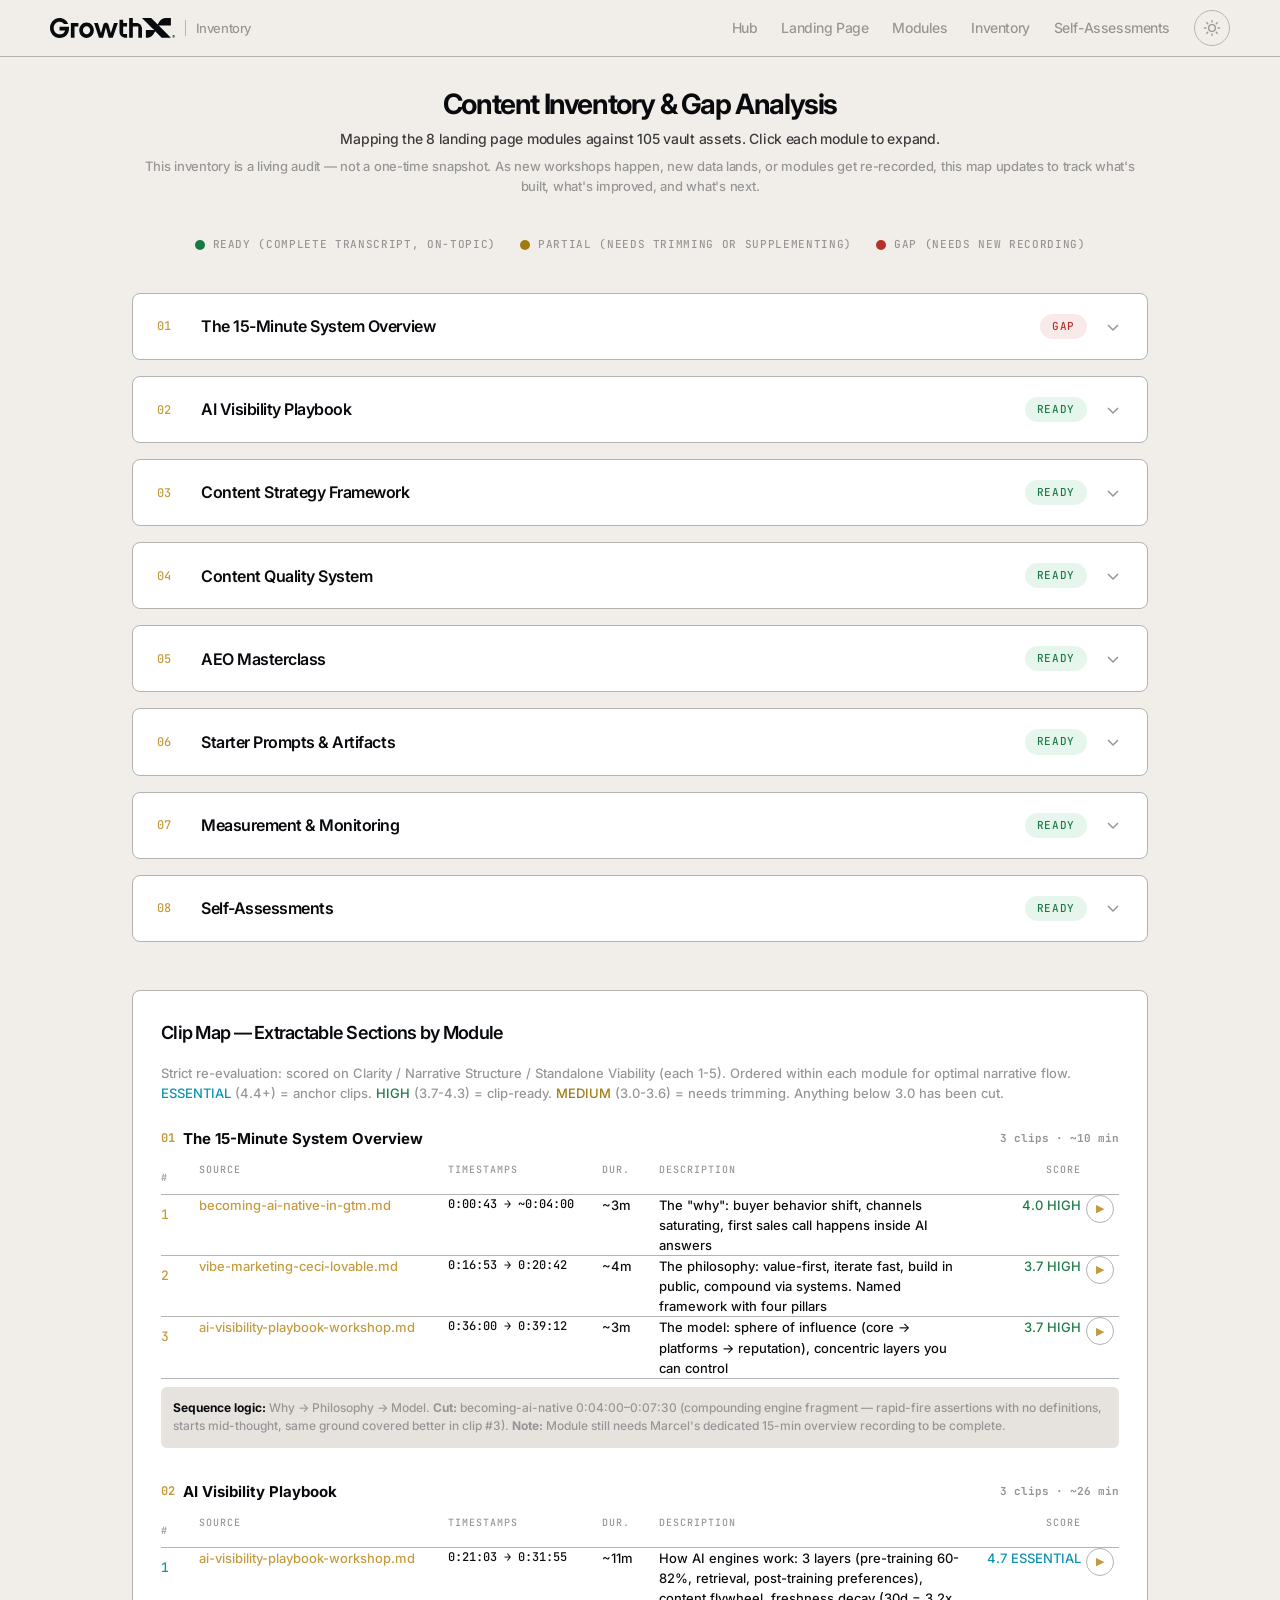
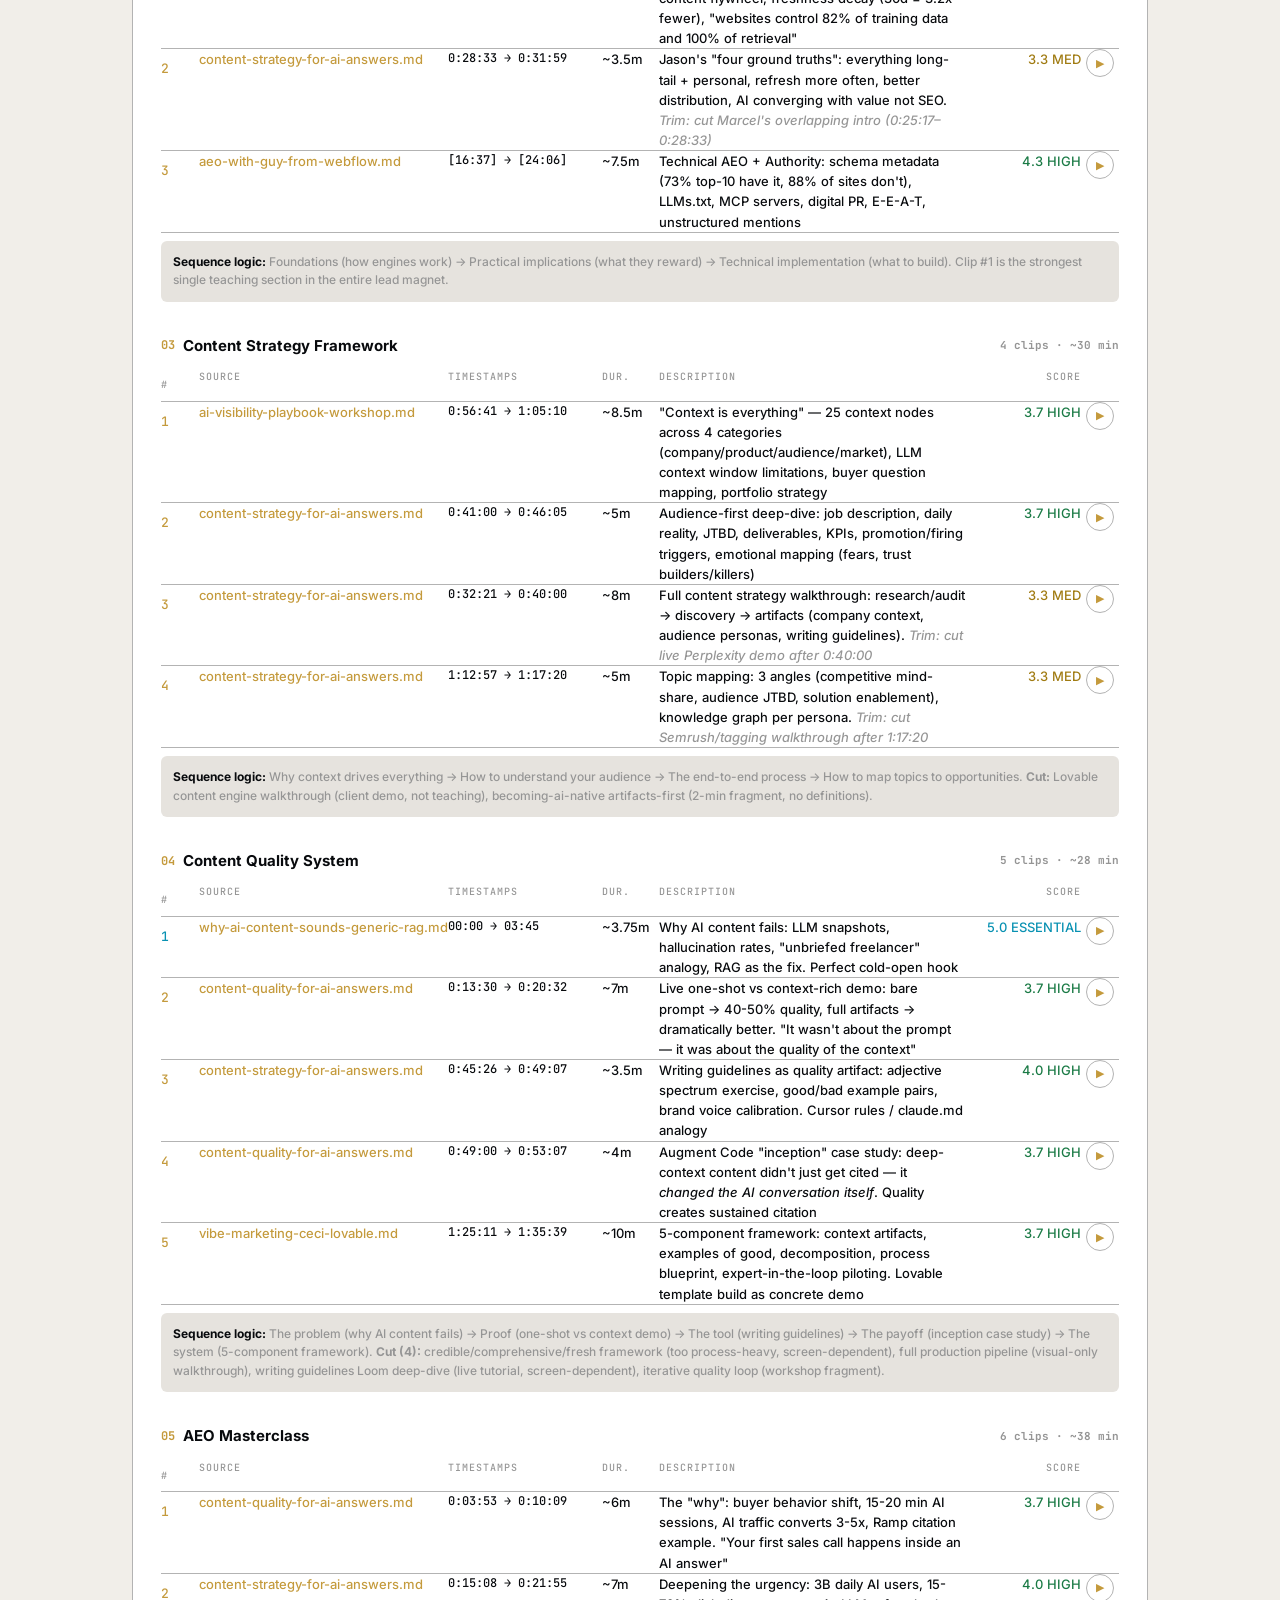
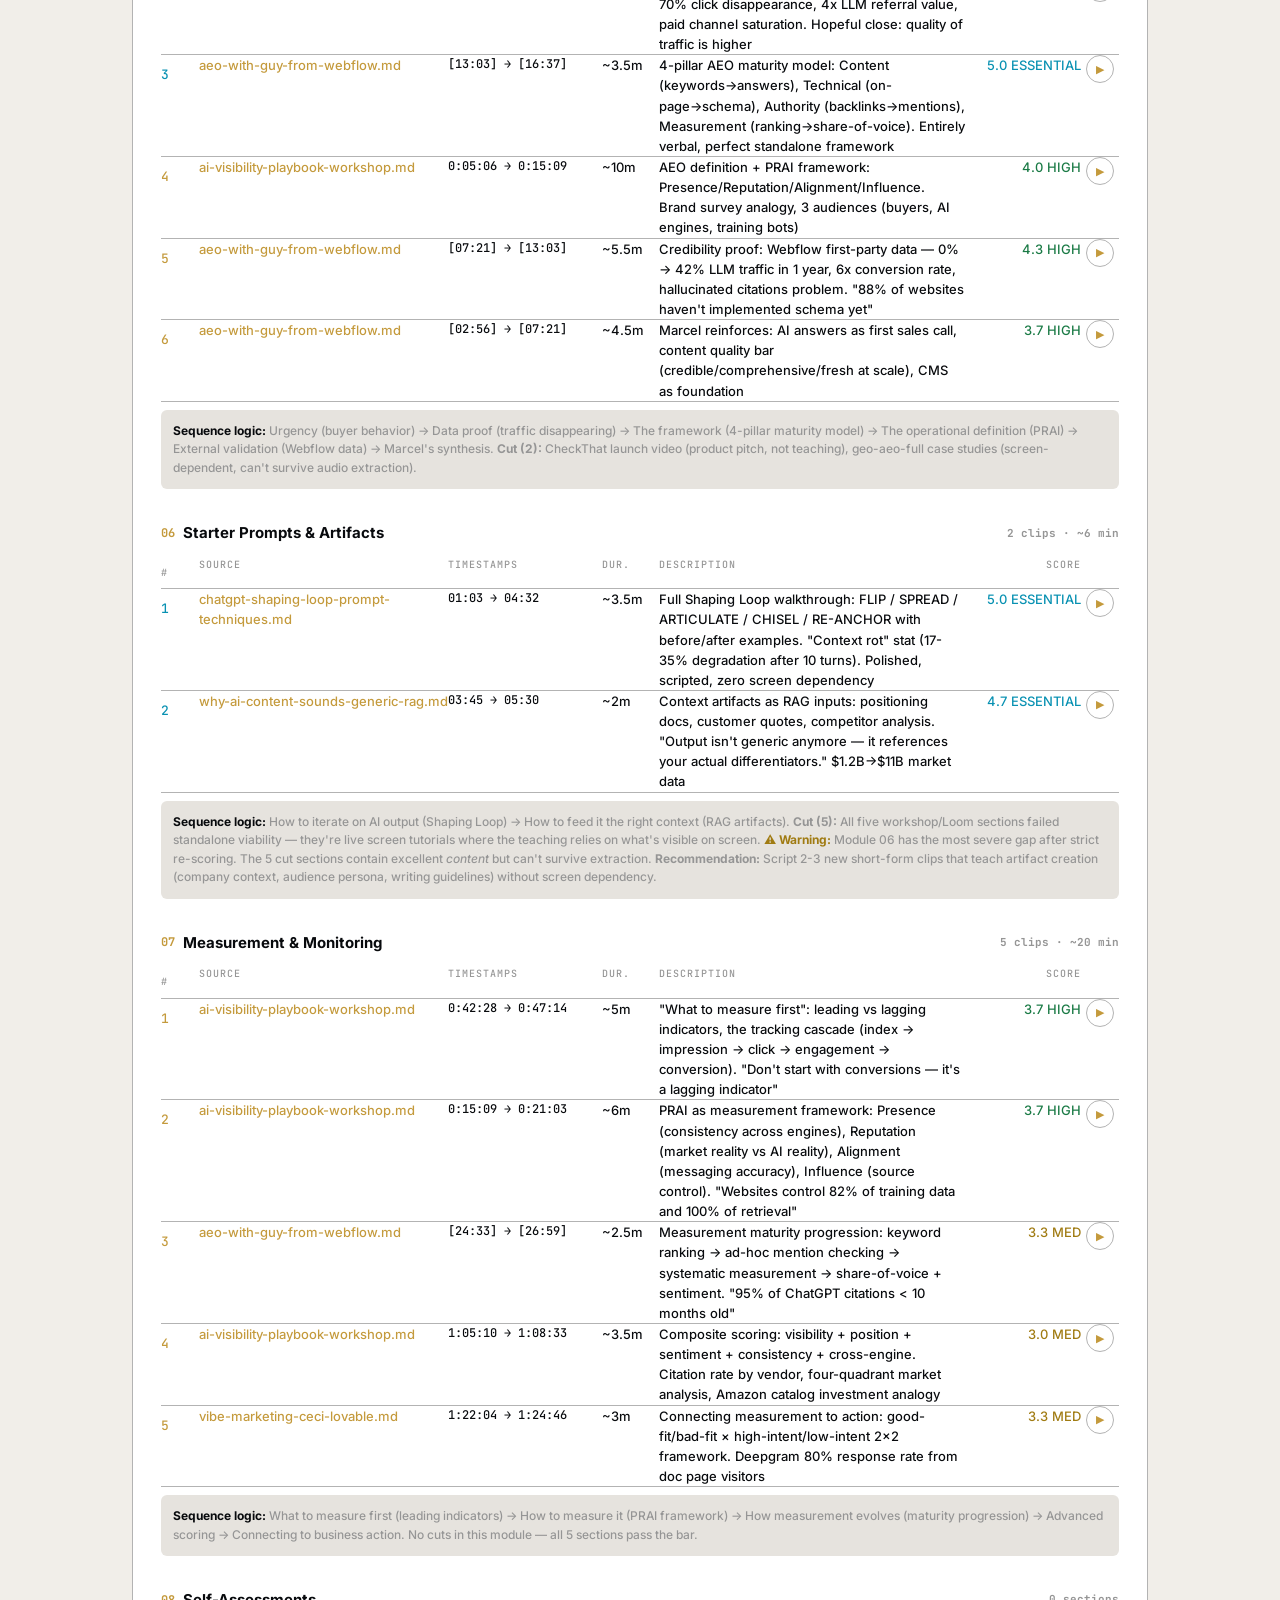
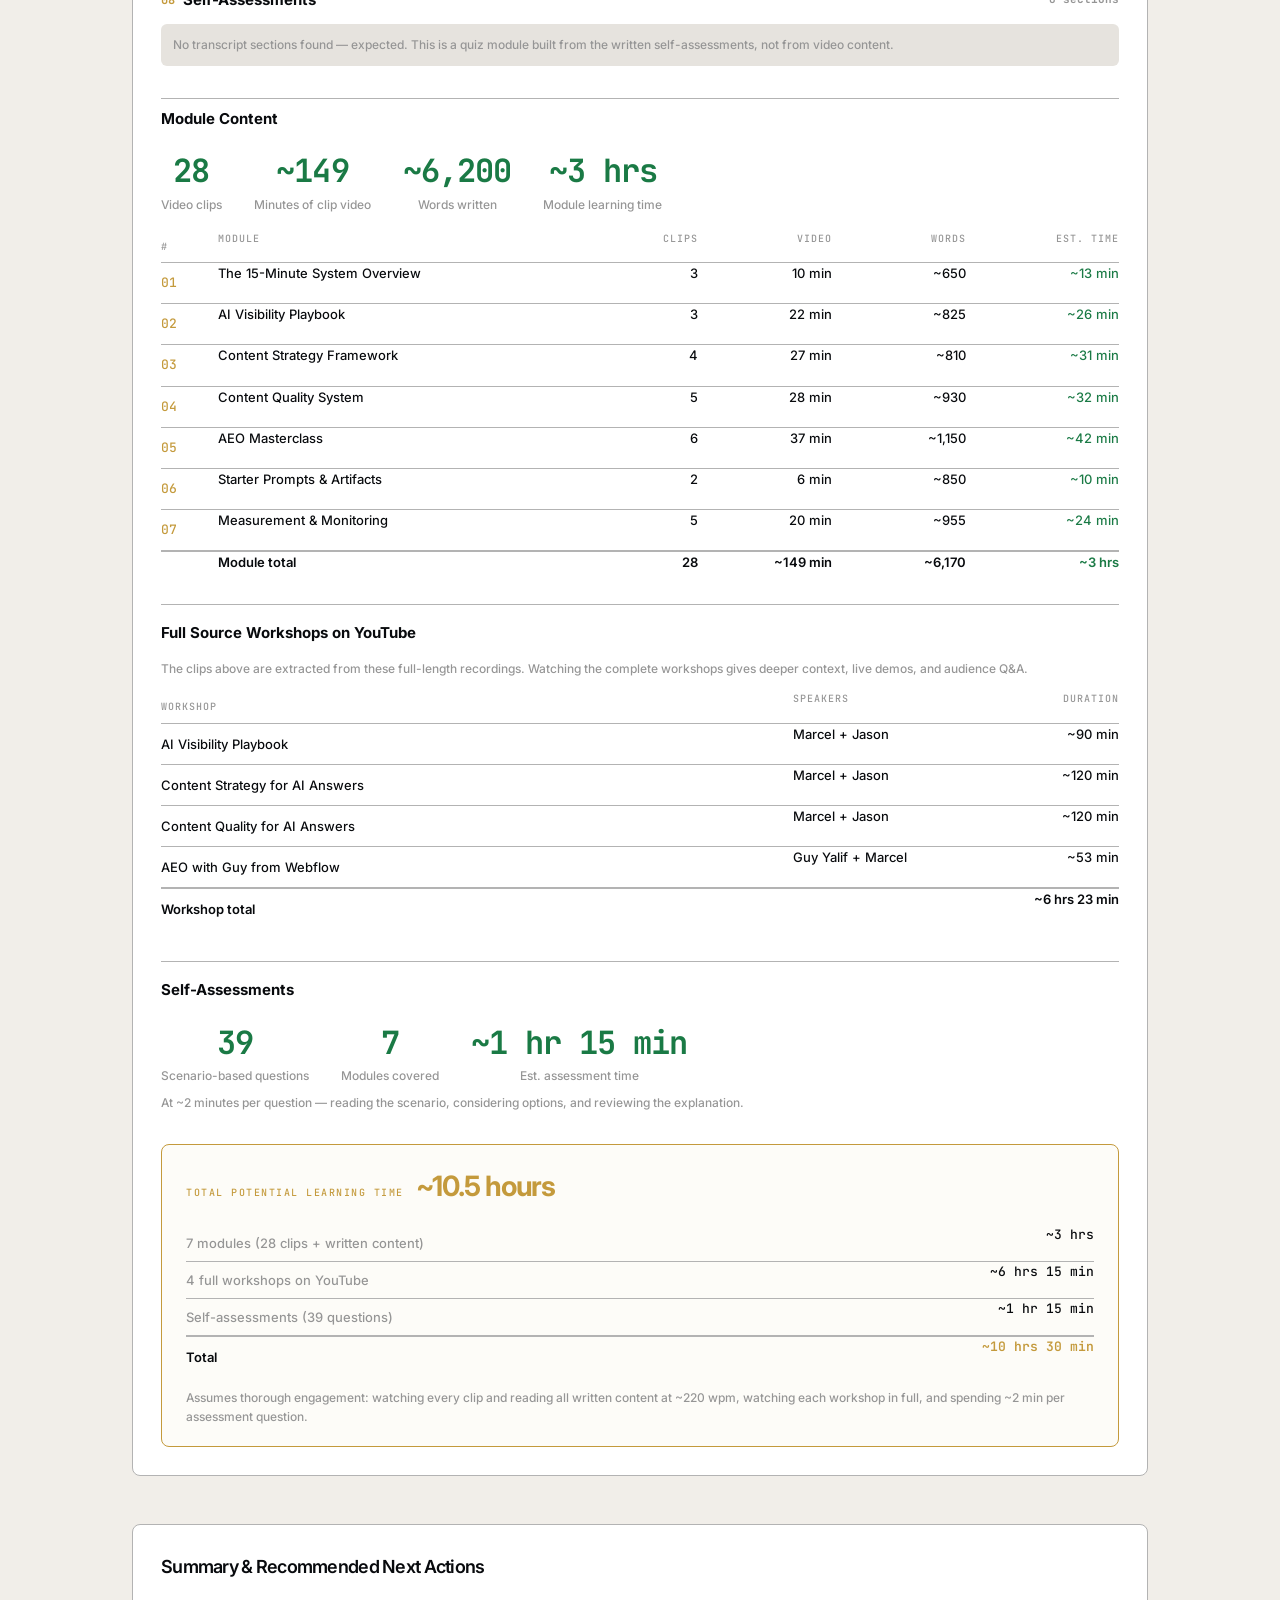
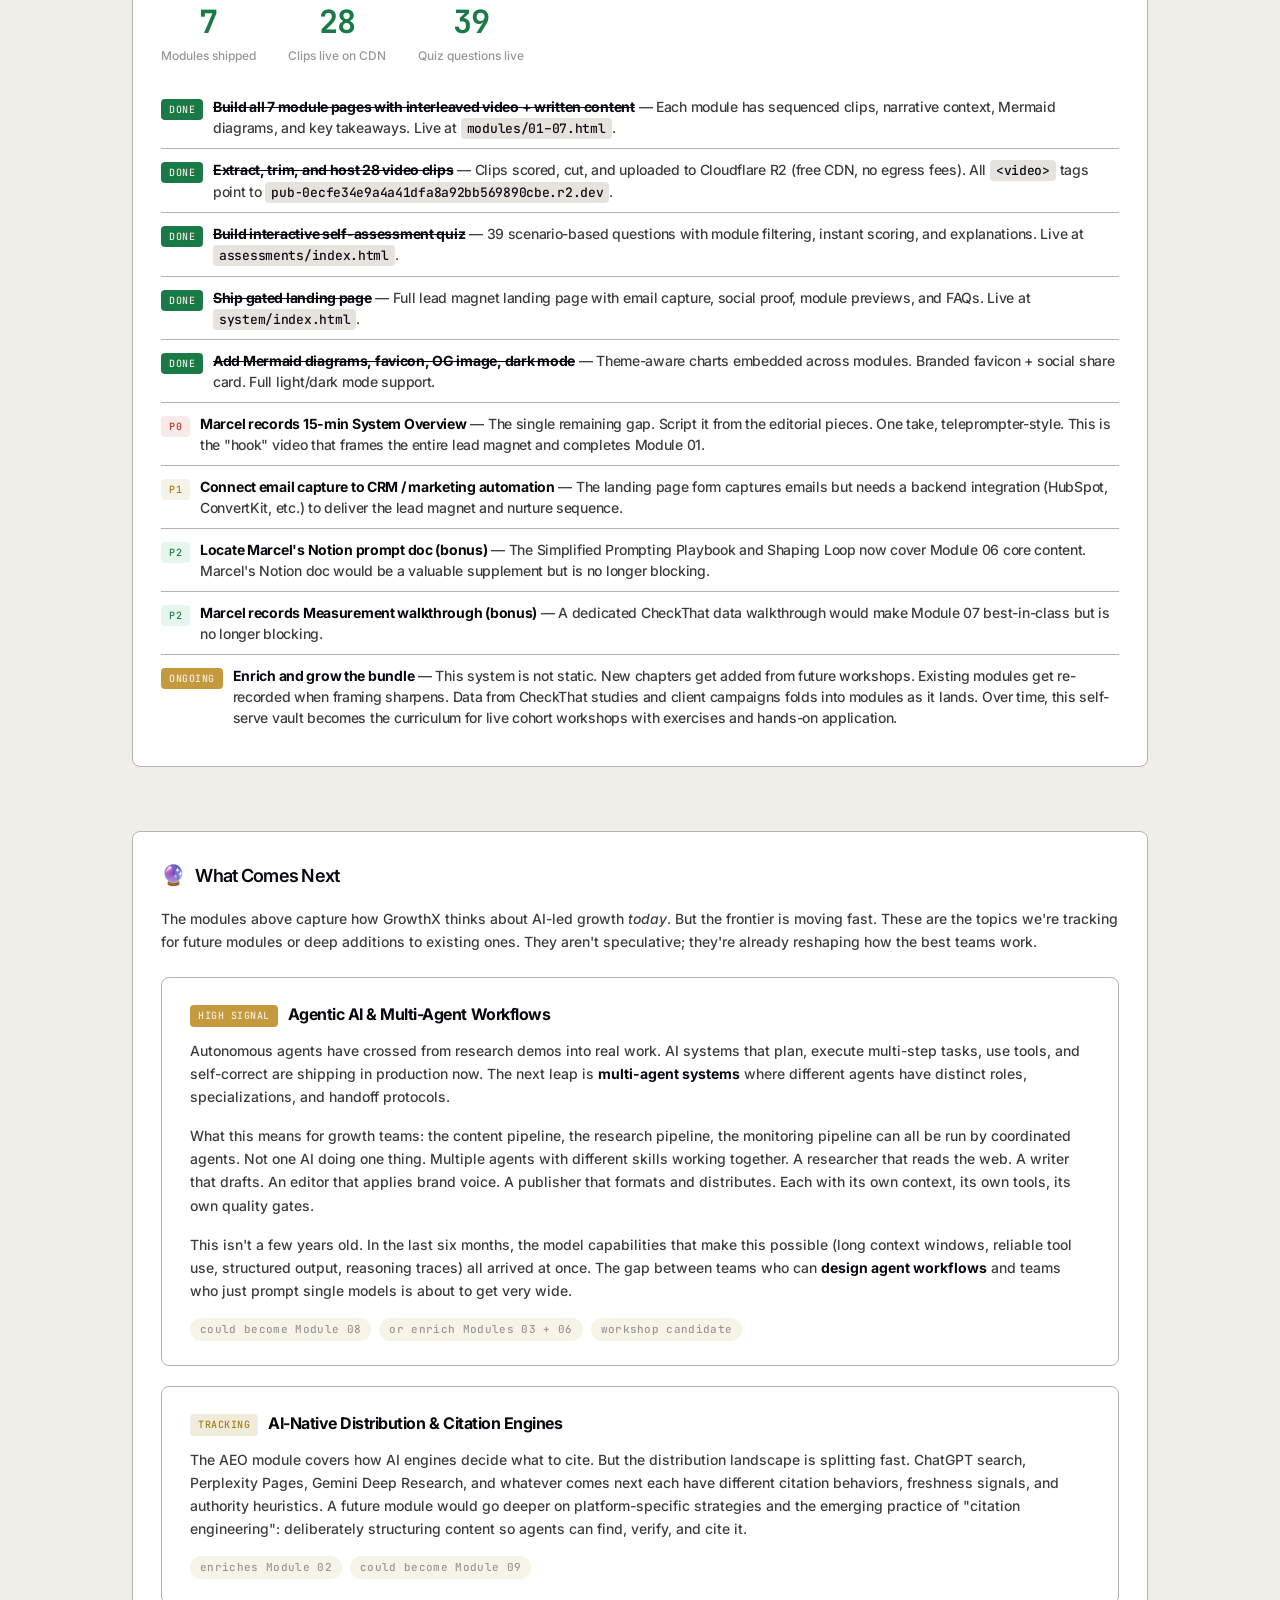
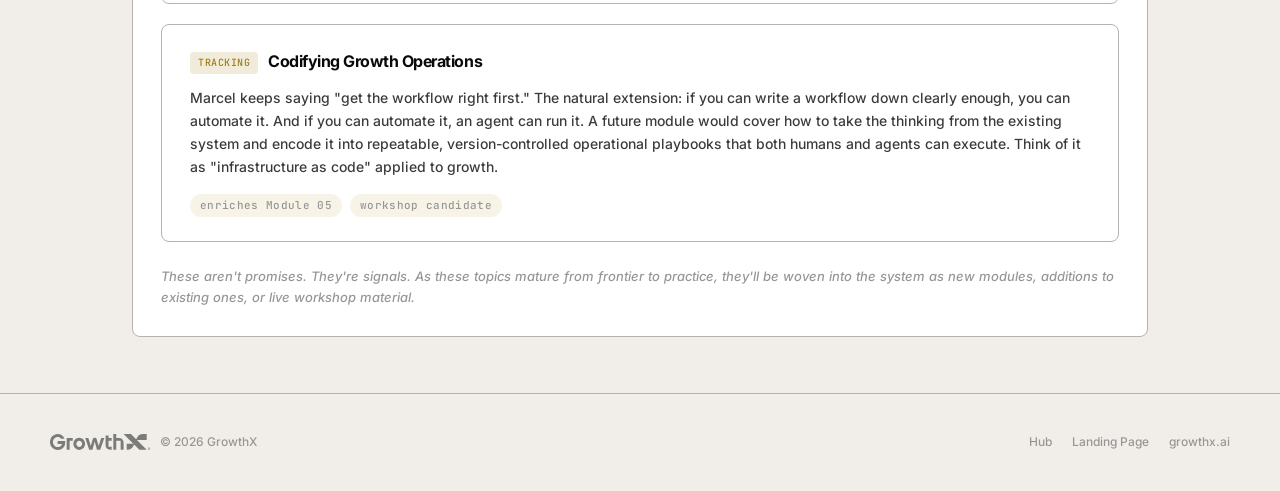
<file: inventory/index.html>
<!DOCTYPE html>
<html lang="en">
<head>
<meta charset="UTF-8">
<meta name="viewport" content="width=device-width, initial-scale=1.0">
<title>GrowthX System — Content Inventory & Gap Analysis</title>
<link rel="icon" type="image/svg+xml" href="../assets/favicon.svg">
<link rel="preconnect" href="https://fonts.googleapis.com">
<link rel="preconnect" href="https://fonts.gstatic.com" crossorigin>
<link href="https://fonts.googleapis.com/css2?family=Inter:wght@400;480;500;520;580;600;680&family=JetBrains+Mono:wght@400;500&display=swap" rel="stylesheet">
<link rel="stylesheet" href="../shared.css">
<script src="../theme.js"></script>
<style>
/* Legacy tokens used by inline styles in clip map tables */
:root {
  --text: var(--text-primary);
  --text-dim: var(--text-muted);
  --bg: var(--background);
  --surface: var(--card);
  --surface-2: var(--secondary);
  --sans: var(--font-sans);
  --mono: var(--font-mono);
  --gold: var(--accent-gold);
  --green: #1a7a45;
  --amber: #a07b12;
  --red: #b53228;
}
[data-theme="dark"] {
  --gold: var(--accent-gold);
  --green: #2d9c5e;
  --amber: #d4a017;
  --red: #d4453a;
}

.inventory-page {
  padding: 88px clamp(16px, 4vw, 32px) 56px;
  max-width: var(--content-normal);
  margin: 0 auto;
  line-height: 1.55;
}

.inventory-page table td {
  vertical-align: top;
}

.inventory-page .header {
  text-align: center;
  margin-bottom: 40px;
}

.inventory-page .header h1 {
  font-size: clamp(22px, 4vw, 28px);
  font-weight: 680;
  letter-spacing: -0.05em;
  line-height: 1.15;
  margin-bottom: 8px;
  color: var(--text-primary);
}

.inventory-page .header p {
  color: var(--text-secondary);
  font-size: 14px;
  font-weight: 480;
  letter-spacing: -0.02em;
  line-height: 1.5;
}

.legend {
  display: flex;
  justify-content: center;
  gap: 24px;
  margin-bottom: 40px;
  flex-wrap: wrap;
}

.legend-item {
  display: flex;
  align-items: center;
  gap: 8px;
  font-family: var(--font-mono);
  font-size: 11px;
  text-transform: uppercase;
  letter-spacing: 0.06em;
  color: var(--text-muted);
}

.legend-dot {
  width: 10px;
  height: 10px;
  border-radius: 50%;
}

.legend-dot.ready { background: var(--green); }
.legend-dot.partial { background: var(--amber); }
.legend-dot.gap { background: var(--red); }

.grid {
  display: flex;
  flex-direction: column;
  gap: 16px;
}

.module {
  background: var(--card);
  border: 1px solid var(--border);
  border-radius: var(--radius);
  overflow: hidden;
}

.module-header {
  display: flex;
  align-items: center;
  gap: 16px;
  padding: 20px 24px;
  cursor: pointer;
  user-select: none;
  transition: background 0.2s;
}

.module-header:hover {
  background: var(--surface-raised);
}

.module-num {
  font-family: var(--font-mono);
  font-size: 12px;
  color: var(--gold);
  width: 28px;
  flex-shrink: 0;
}

.module-title {
  font-weight: 600;
  font-size: 16px;
  flex: 1;
  letter-spacing: -0.03em;
  color: var(--text-primary);
}

.status-badge {
  font-family: var(--font-mono);
  font-size: 11px;
  text-transform: uppercase;
  letter-spacing: 0.06em;
  padding: 4px 12px;
  border-radius: var(--radius-pill);
  white-space: nowrap;
}

.status-ready {
  background: rgba(22, 163, 74, 0.1);
  color: var(--green);
}

.status-partial {
  background: rgba(161, 124, 18, 0.1);
  color: var(--amber);
}

.status-gap {
  background: rgba(181, 50, 40, 0.1);
  color: var(--red);
}

.chevron {
  color: var(--text-muted);
  transition: transform 0.3s;
  flex-shrink: 0;
}

.module.open .chevron {
  transform: rotate(180deg);
}

.module-body {
  max-height: 0;
  overflow: hidden;
  transition: max-height 0.4s cubic-bezier(0.22, 1, 0.36, 1);
}

.module.open .module-body {
  max-height: 2000px;
}

.module-content {
  padding: 0 24px 24px;
  border-top: 1px solid var(--border);
  padding-top: 20px;
}

.source-list {
  list-style: none;
  margin-bottom: 16px;
}

.source-list li {
  display: flex;
  align-items: flex-start;
  gap: 10px;
  padding: 8px 0;
  font-size: 14px;
  border-bottom: 1px solid var(--border);
  font-weight: 480;
  color: var(--text-secondary);
  line-height: 1.5;
  letter-spacing: -0.02em;
}

.source-list li:last-child {
  border-bottom: none;
}

.source-icon {
  width: 20px;
  height: 20px;
  border-radius: var(--radius-sm);
  display: flex;
  align-items: center;
  justify-content: center;
  font-size: 10px;
  font-family: var(--font-mono);
  font-weight: 500;
  flex-shrink: 0;
  margin-top: 2px;
}

.source-icon.workshop {
  background: rgba(153, 111, 26, 0.12);
  color: var(--gold);
}

.source-icon.editorial {
  background: rgba(37, 99, 235, 0.1);
  color: #2563eb;
}

.source-icon.youtube {
  background: rgba(220, 38, 38, 0.1);
  color: #dc2626;
}

.source-icon.newsletter {
  background: rgba(124, 58, 237, 0.1);
  color: #7c3aed;
}

.source-icon.social {
  background: rgba(22, 163, 74, 0.1);
  color: #16a34a;
}

.source-icon.loom {
  background: rgba(22, 163, 74, 0.1);
  color: var(--green);
}

.source-icon.luma {
  background: rgba(234, 88, 12, 0.1);
  color: #ea580c;
}

.source-icon.clip {
  background: rgba(219, 39, 119, 0.1);
  color: #db2777;
}

.source-icon.research {
  background: rgba(8, 145, 178, 0.1);
  color: #0891b2;
}

.source-icon.missing {
  background: var(--secondary);
  color: var(--text-muted);
}

[data-theme="dark"] .source-icon.editorial { background: rgba(59, 130, 246, 0.15); color: #5b9cff; }
[data-theme="dark"] .source-icon.youtube { background: rgba(239, 68, 68, 0.15); color: #f87171; }
[data-theme="dark"] .source-icon.newsletter { background: rgba(168, 85, 247, 0.15); color: #c084fc; }
[data-theme="dark"] .source-icon.social { background: rgba(34, 197, 94, 0.15); color: #4ade80; }
[data-theme="dark"] .source-icon.loom { background: rgba(45, 156, 94, 0.15); }
[data-theme="dark"] .source-icon.luma { background: rgba(249, 115, 22, 0.15); color: #fb923c; }
[data-theme="dark"] .source-icon.clip { background: rgba(236, 72, 153, 0.15); color: #f472b6; }
[data-theme="dark"] .source-icon.research { background: rgba(6, 182, 212, 0.15); color: #22d3ee; }
[data-theme="dark"] .source-icon.workshop { background: rgba(201, 164, 74, 0.12); }
[data-theme="dark"] .source-icon.missing { background: rgba(255, 255, 255, 0.06); }

.source-file {
  color: var(--text-primary);
  font-weight: 520;
}

.source-meta {
  color: var(--text-secondary);
  font-size: 12px;
  margin-top: 2px;
}

.source-status {
  font-family: var(--font-mono);
  font-size: 10px;
  text-transform: uppercase;
  letter-spacing: 0.05em;
}

.source-status.complete {
  color: var(--green);
}

.source-status.intake {
  color: var(--amber);
}

.verdict {
  background: var(--surface-raised);
  border-radius: var(--radius-sm);
  padding: 16px;
  font-size: 13px;
  line-height: 1.6;
  color: var(--text-secondary);
  letter-spacing: -0.02em;
}

.verdict strong {
  color: var(--text-primary);
  font-weight: 600;
}

.verdict-label {
  font-family: var(--font-mono);
  font-size: 10px;
  text-transform: uppercase;
  letter-spacing: 0.08em;
  color: var(--gold);
  margin-bottom: 6px;
}

.summary-bar {
  margin-top: 48px;
  background: var(--card);
  border: 1px solid var(--border);
  border-radius: var(--radius);
  padding: 28px;
}

.summary-bar h2 {
  font-size: 18px;
  font-weight: 600;
  margin-bottom: 16px;
  letter-spacing: -0.04em;
  color: var(--text-primary);
}

.summary-stats {
  display: flex;
  gap: 32px;
  margin-bottom: 20px;
  flex-wrap: wrap;
}

.stat {
  text-align: center;
}

.stat-value {
  font-size: 32px;
  font-weight: 680;
  font-family: var(--font-mono);
  letter-spacing: -0.03em;
}

.stat-value.green {
  color: var(--green);
}

.stat-value.amber {
  color: var(--amber);
}

.stat-value.red {
  color: var(--red);
}

.stat-label {
  font-size: 12px;
  color: var(--text-muted);
  font-weight: 480;
}

.action-list {
  list-style: none;
}

.action-list li {
  padding: 10px 0;
  font-size: 14px;
  border-bottom: 1px solid var(--border);
  display: flex;
  align-items: flex-start;
  gap: 10px;
  color: var(--text-secondary);
  line-height: 1.5;
  letter-spacing: -0.02em;
}

.action-list li:last-child {
  border-bottom: none;
}

.action-list strong {
  color: var(--text-primary);
}

.action-priority {
  font-family: var(--font-mono);
  font-size: 10px;
  text-transform: uppercase;
  letter-spacing: 0.05em;
  padding: 3px 8px;
  border-radius: var(--radius-sm);
  flex-shrink: 0;
  margin-top: 3px;
}

.action-priority.high {
  background: rgba(181, 50, 40, 0.1);
  color: var(--red);
}

.action-priority.med {
  background: rgba(161, 124, 18, 0.1);
  color: var(--amber);
}

.action-priority.low {
  background: rgba(22, 163, 74, 0.1);
  color: var(--green);
}

.action-list code {
  font-family: var(--font-mono);
  font-size: 13px;
  background: var(--surface-raised);
  padding: 2px 6px;
  border-radius: var(--radius-sm);
  color: var(--text-primary);
}

.clip-map-intro {
  color: var(--text-secondary);
  font-size: 13px;
  margin-bottom: 24px;
  line-height: 1.55;
}

/* ESSENTIAL cyan — brighter in dark mode */
:root { --essential: #0891b2; }
[data-theme="dark"] { --essential: #06b6d4; }

@media (max-width: 768px) {
  .inventory-page {
    padding-top: 80px;
  }
  .legend {
    flex-direction: column;
    align-items: flex-start;
    gap: 12px;
  }
  .summary-stats {
    gap: 20px;
  }
}

/* Clip play button */
.clip-play-btn {
  background: none;
  border: 1px solid var(--border);
  border-radius: 50%;
  width: 28px;
  height: 28px;
  cursor: pointer;
  color: var(--gold);
  font-size: 11px;
  display: inline-flex;
  align-items: center;
  justify-content: center;
  transition: all 0.2s;
  padding: 0;
  line-height: 1;
}
.clip-play-btn:hover {
  background: var(--gold);
  color: var(--bg, #080A0D);
  border-color: var(--gold);
  transform: scale(1.15);
}

/* Clip row highlight on jump */
@keyframes clip-flash {
  0% { background: var(--accent-gold-soft); }
  100% { background: transparent; }
}
.clip-row-highlight {
  animation: clip-flash 1.8s ease-out;
}

/* Source file links */
a.source-link {
  color: var(--text-primary);
  font-weight: 520;
  text-decoration: none;
  border-bottom: 1px dashed var(--border);
  cursor: pointer;
  transition: color 0.15s, border-color 0.15s;
}
a.source-link:hover {
  color: var(--gold);
  border-color: var(--gold);
}
a.source-link .link-hint {
  font-size: 10px;
  font-family: var(--font-mono);
  color: var(--text-muted);
  margin-left: 6px;
  opacity: 0;
  transition: opacity 0.15s;
}
a.source-link:hover .link-hint {
  opacity: 1;
}

/* Video modal */
.clip-modal-overlay {
  position: fixed;
  inset: 0;
  z-index: 9999;
  background: rgba(0, 0, 0, 0.88);
  display: flex;
  align-items: center;
  justify-content: center;
  opacity: 0;
  visibility: hidden;
  transition: opacity 0.25s, visibility 0.25s;
  padding: 24px;
}
.clip-modal-overlay.open {
  opacity: 1;
  visibility: visible;
}
.clip-modal {
  position: relative;
  width: 100%;
  max-width: 900px;
  background: #0a0a0a;
  border-radius: 12px;
  overflow: hidden;
  box-shadow: 0 32px 80px rgba(0,0,0,0.6);
  transform: scale(0.92);
  transition: transform 0.25s;
}
.clip-modal-overlay.open .clip-modal {
  transform: scale(1);
}
.clip-modal video {
  display: block;
  width: 100%;
  max-height: 80vh;
  background: #000;
}
.clip-modal-close {
  position: absolute;
  top: 12px;
  right: 12px;
  z-index: 2;
  width: 32px;
  height: 32px;
  border-radius: 50%;
  border: none;
  background: rgba(255,255,255,0.12);
  color: #fff;
  font-size: 18px;
  cursor: pointer;
  display: flex;
  align-items: center;
  justify-content: center;
  transition: background 0.2s;
  backdrop-filter: blur(4px);
}
.clip-modal-close:hover {
  background: rgba(255,255,255,0.25);
}
</style>
</head>
<body>

<nav class="site-nav" aria-label="Primary">
  <div class="nav-inner">
    <a class="nav-logo" href="../index.html">
      <img src="../assets/growthx-logo-dark.svg" alt="GrowthX" width="120" height="20" />
      <span class="nav-logo-divider" aria-hidden="true"></span>
      <span class="nav-logo-label">Inventory</span>
    </a>
    <div class="nav-links">
      <a href="../index.html">Hub</a>
      <a href="../system/index.html">Landing Page</a>
      <a href="../modules/index.html">Modules</a>
      <a href="index.html">Inventory</a>
      <a href="../assessments/index.html">Self-Assessments</a>
      <button class="theme-toggle" aria-label="Toggle dark mode">
        <svg class="icon-sun" width="16" height="16" viewBox="0 0 24 24" fill="none" stroke="currentColor" stroke-width="2" stroke-linecap="round" stroke-linejoin="round"><circle cx="12" cy="12" r="5"/><path d="M12 1v2M12 21v2M4.22 4.22l1.42 1.42M18.36 18.36l1.42 1.42M1 12h2M21 12h2M4.22 19.78l1.42-1.42M18.36 5.64l1.42-1.42"/></svg>
        <svg class="icon-moon" width="16" height="16" viewBox="0 0 24 24" fill="none" stroke="currentColor" stroke-width="2" stroke-linecap="round" stroke-linejoin="round"><path d="M21 12.79A9 9 0 1 1 11.21 3 7 7 0 0 0 21 12.79z"/></svg>
      </button>
      <button class="nav-hamburger" aria-label="Menu">
        <svg class="icon-menu" viewBox="0 0 24 24"><line x1="3" y1="6" x2="21" y2="6"/><line x1="3" y1="12" x2="21" y2="12"/><line x1="3" y1="18" x2="21" y2="18"/></svg>
        <svg class="icon-close" viewBox="0 0 24 24"><line x1="18" y1="6" x2="6" y2="18"/><line x1="6" y1="6" x2="18" y2="18"/></svg>
      </button>
    </div>
  </div>
</nav>

<div class="nav-overlay" id="navOverlay"></div>
<div class="nav-drawer" id="navDrawer">
  <a href="../index.html">Hub</a>
  <a href="../system/index.html">Landing Page</a>
  <a href="../modules/index.html">Modules</a>
  <a href="../inventory/index.html" aria-current="page">Inventory</a>
  <a href="../assessments/index.html">Self-Assessments</a>
  <button class="theme-toggle" aria-label="Toggle dark mode">
    <svg class="icon-sun" width="16" height="16" viewBox="0 0 24 24" fill="none" stroke="currentColor" stroke-width="2" stroke-linecap="round" stroke-linejoin="round"><circle cx="12" cy="12" r="5"/><path d="M12 1v2M12 21v2M4.22 4.22l1.42 1.42M18.36 18.36l1.42 1.42M1 12h2M21 12h2M4.22 19.78l1.42-1.42M18.36 5.64l1.42-1.42"/></svg>
    <svg class="icon-moon" width="16" height="16" viewBox="0 0 24 24" fill="none" stroke="currentColor" stroke-width="2" stroke-linecap="round" stroke-linejoin="round"><path d="M21 12.79A9 9 0 1 1 11.21 3 7 7 0 0 0 21 12.79z"/></svg>
  </button>
</div>


<main class="inventory-page">

<div class="header">
  <h1>Content Inventory & Gap Analysis</h1>
  <p>Mapping the 8 landing page modules against 105 vault assets. Click each module to expand.</p>
  <p style="color: var(--text-muted); font-size: 13px; margin-top: 8px;">This inventory is a living audit — not a one-time snapshot. As new workshops happen, new data lands, or modules get re-recorded, this map updates to track what's built, what's improved, and what's next.</p>
</div>

<div class="legend">
  <div class="legend-item"><div class="legend-dot ready"></div>Ready (complete transcript, on-topic)</div>
  <div class="legend-item"><div class="legend-dot partial"></div>Partial (needs trimming or supplementing)</div>
  <div class="legend-item"><div class="legend-dot gap"></div>Gap (needs new recording)</div>
</div>

<div class="grid">

  <!-- MODULE 01 -->
  <div class="module">
    <div class="module-header" onclick="this.parentElement.classList.toggle('open')">
      <div class="module-num">01</div>
      <div class="module-title">The 15-Minute System Overview</div>
      <span class="status-badge status-gap">Gap</span>
      <svg class="chevron" width="20" height="20" viewBox="0 0 20 20"><path d="M5 8l5 5 5-5" fill="none" stroke="currentColor" stroke-width="1.5"/></svg>
    </div>
    <div class="module-body"><div class="module-content">
      <ul class="source-list">
        <li>
          <div class="source-icon editorial">E</div>
          <div><div class="source-file">growthx-story-01-ceo-journey-and-mission.md</div><div class="source-meta">Editorial — Marcel's founder story & GrowthX mission. <span class="source-status complete">complete</span></div></div>
        </li>
        <li>
          <div class="source-icon loom">L</div>
          <div><div class="source-file">becoming-ai-native-in-gtm.md</div><div class="source-meta">Loom — AI-native GTM, high-level vision. <span class="source-status complete">complete</span></div></div>
        </li>
        <li>
          <div class="source-icon editorial">E</div>
          <div><div class="source-file">growthx-story-03-ai-native-gtm-and-scale.md</div><div class="source-meta">Editorial — AI-native GTM at scale. <span class="source-status complete">complete</span></div></div>
        </li>
      </ul>
      <div class="verdict">
        <div class="verdict-label">Assessment</div>
        <strong>No single overview exists.</strong> The editorial pieces and Loom cover the GrowthX story and AI-native GTM, but none is a crisp 15-min "system overview" that ties all 8 modules together. <strong>Marcel needs to record a dedicated intro video</strong> — a "Welcome to the GrowthX System" walkthrough. The existing content can inform the script, but the deliverable doesn't exist yet.
      </div>
    </div></div>
  </div>

  <!-- MODULE 02 -->
  <div class="module">
    <div class="module-header" onclick="this.parentElement.classList.toggle('open')">
      <div class="module-num">02</div>
      <div class="module-title">AI Visibility Playbook</div>
      <span class="status-badge status-ready">Ready</span>
      <svg class="chevron" width="20" height="20" viewBox="0 0 20 20"><path d="M5 8l5 5 5-5" fill="none" stroke="currentColor" stroke-width="1.5"/></svg>
    </div>
    <div class="module-body"><div class="module-content">
      <ul class="source-list">
        <li>
          <div class="source-icon workshop">W</div>
          <div><div class="source-file">ai-visibility-playbook-workshop.md</div><div class="source-meta">Workshop — 1.5hr, Marcel + Jason. Covers presence / reputation / alignment / influence framework, engine-by-engine differences, 600K citations study, mental models for AEO. <span class="source-status complete">complete</span></div></div>
        </li>
        <li>
          <div class="source-icon luma">P</div>
          <div><div class="source-file">ai-visibility-playbook-checkthat-workshop.md</div><div class="source-meta">Luma page — proven hook, 1K+ registrations. <span class="source-status complete">complete</span></div></div>
        </li>
        <li>
          <div class="source-icon social">S</div>
          <div><div class="source-file">ai-answers-playbook-trust-and-quality.md</div><div class="source-meta">Social post — trust & quality angle. <span class="source-status complete">complete</span></div></div>
        </li>
        <li>
          <div class="source-icon research">R</div>
          <div><div class="source-file">checkthat-geo-aeo-citation-study.md</div><div class="source-meta">Research — The proprietary study behind the "600K citations, 1.1M AI answers" data Marcel references. Universal signals, vendor-specific profiles, cross-vendor conflict map. <span class="source-status complete">complete</span></div></div>
        </li>
      </ul>
      <div class="verdict">
        <div class="verdict-label">Assessment</div>
        <strong>Strongest module.</strong> The workshop is a complete, high-quality 1.5hr recording with Marcel walking through the full presence/reputation/alignment/influence framework. The CheckThat citation study provides the proprietary data backbone — ~1M observations, 27K domains, 4 vendors — that gives this module its empirical authority. Package the workshop with the study findings as data exhibits. <strong>No new recording needed.</strong>
      </div>
    </div></div>
  </div>

  <!-- MODULE 03 -->
  <div class="module">
    <div class="module-header" onclick="this.parentElement.classList.toggle('open')">
      <div class="module-num">03</div>
      <div class="module-title">Content Strategy Framework</div>
      <span class="status-badge status-ready">Ready</span>
      <svg class="chevron" width="20" height="20" viewBox="0 0 20 20"><path d="M5 8l5 5 5-5" fill="none" stroke="currentColor" stroke-width="1.5"/></svg>
    </div>
    <div class="module-body"><div class="module-content">
      <ul class="source-list">
        <li>
          <div class="source-icon workshop">W</div>
          <div><div class="source-file">content-strategy-for-ai-answers.md</div><div class="source-meta">Workshop — 2hr+, Marcel + Jason. Covers audience-first approach, knowledge graphs, topic mapping, artifacts as source of truth, what LLMs reward. <span class="source-status complete">complete</span></div></div>
        </li>
        <li>
          <div class="source-icon editorial">E</div>
          <div><div class="source-file">content-strategy-01-framework-topic-clusters.md</div><div class="source-meta">Editorial — topic cluster framework. <span class="source-status intake">intake</span></div></div>
        </li>
        <li>
          <div class="source-icon editorial">E</div>
          <div><div class="source-file">content-strategy-06-audience-research-methods.md</div><div class="source-meta">Editorial — hands-on audience research walkthrough with ChatGPT, Claude, Perplexity, Manus. <span class="source-status complete">complete</span></div></div>
        </li>
        <li>
          <div class="source-icon editorial">E</div>
          <div><div class="source-file">content-strategy-07-audience-first-aeo.md</div><div class="source-meta">Editorial — audience-first AEO approach. <span class="source-status complete">complete</span></div></div>
        </li>
        <li>
          <div class="source-icon luma">P</div>
          <div><div class="source-file">content-strategy-ai-answers-geo-workshop.md</div><div class="source-meta">Luma page — 1,000+ registrations hook. <span class="source-status complete">complete</span></div></div>
        </li>
      </ul>
      <div class="verdict">
        <div class="verdict-label">Assessment</div>
        <strong>Rich and ready.</strong> The main workshop (2hr, complete transcript) is a deep content strategy session. The editorial series adds structured framework pieces, and the audience-research editorial gives a practical walkthrough. Trim to ~45-60 min of core strategy, layer the editorial pieces as reading companions. <strong>No new recording needed</strong> — editorial curation only.
      </div>
    </div></div>
  </div>

  <!-- MODULE 04 -->
  <div class="module">
    <div class="module-header" onclick="this.parentElement.classList.toggle('open')">
      <div class="module-num">04</div>
      <div class="module-title">Content Quality System</div>
      <span class="status-badge status-ready">Ready</span>
      <svg class="chevron" width="20" height="20" viewBox="0 0 20 20"><path d="M5 8l5 5 5-5" fill="none" stroke="currentColor" stroke-width="1.5"/></svg>
    </div>
    <div class="module-body"><div class="module-content">
      <ul class="source-list">
        <li>
          <div class="source-icon workshop">W</div>
          <div><div class="source-file">content-quality-for-ai-answers.md</div><div class="source-meta">Workshop — ~2hr, Marcel + Jason. Covers credible / comprehensive / fresh framework, one-shot vs. context-rich prompting, research sprints, writing guidelines creation, live demos. <span class="source-status complete">complete</span></div></div>
        </li>
        <li>
          <div class="source-icon luma">P</div>
          <div><div class="source-file">win-ai-search-content-quality-workshop.md</div><div class="source-meta">Luma page — "Win AI Search" quality hook. <span class="source-status complete">complete</span></div></div>
        </li>
        <li>
          <div class="source-icon social">S</div>
          <div><div class="source-file">stop-optimizing-for-machines-create-value.md</div><div class="source-meta">Social — quality-first philosophy. <span class="source-status complete">complete</span></div></div>
        </li>
        <li>
          <div class="source-icon editorial">E</div>
          <div><div class="source-file">growthx-philosophy-02-hybrid-ai-human-publishing.md</div><div class="source-meta">Editorial — hybrid AI + human publishing model. <span class="source-status complete">complete</span></div></div>
        </li>
        <li>
          <div class="source-icon editorial">E</div>
          <div><div class="source-file">practical-guide-improving-ai-outputs.md</div><div class="source-meta">ALG Library — 2-zone system: Artifacts (Object/Mood/Purpose/Anchors) + Process (Flip/Spread/Articulate/Chisel/Re-Anchor). Written companion to the workshop demos. <span class="source-status complete">complete</span></div></div>
        </li>
        <li>
          <div class="source-icon editorial">E</div>
          <div><div class="source-file">quality-benchmarks.md</div><div class="source-meta">ALG Library — "How to Score Your Own Work." Quality scoring framework. <span class="source-status intake">intake</span></div></div>
        </li>
        <li>
          <div class="source-icon youtube">Y</div>
          <div><div class="source-file">why-ai-content-sounds-generic-rag.md</div><div class="source-meta">YouTube — Danni Roseman. RAG explainer: why context artifacts matter, unbriefed freelancer analogy, garbage-in/garbage-out truth check. <span class="source-status complete">complete</span></div></div>
        </li>
        <li>
          <div class="source-icon research">R</div>
          <div><div class="source-file">checkthat-geo-aeo-citation-study.md</div><div class="source-meta">Research — Data-backed evidence for what AI engines consider "quality": documentation format (OR 1.58), authority (OR 1.71), academic citations (OR 1.64 Perplexity), FAQ pages penalized (OR 0.57). Validates the credible/comprehensive/fresh framework. <span class="source-status complete">complete</span></div></div>
        </li>
      </ul>
      <div class="verdict">
        <div class="verdict-label">Assessment</div>
        <strong>Exceptional.</strong> The main workshop walks through the full quality bar: credible, comprehensive, fresh — with live demos. The citation study now provides hard data backing every quality principle: documentation format outperforms (OR 1.58), domain authority matters (OR 1.71), SEO title patterns are penalized (OR 0.60), FAQ pages are universally avoided (OR 0.57). The Practical Guide adds the Artifacts + Process framework. The RAG video explains why context beats prompts. <strong>No new recording needed.</strong>
      </div>
    </div></div>
  </div>

  <!-- MODULE 05 -->
  <div class="module">
    <div class="module-header" onclick="this.parentElement.classList.toggle('open')">
      <div class="module-num">05</div>
      <div class="module-title">AEO Masterclass</div>
      <span class="status-badge status-ready">Ready</span>
      <svg class="chevron" width="20" height="20" viewBox="0 0 20 20"><path d="M5 8l5 5 5-5" fill="none" stroke="currentColor" stroke-width="1.5"/></svg>
    </div>
    <div class="module-body"><div class="module-content">
      <ul class="source-list">
        <li>
          <div class="source-icon editorial">E</div>
          <div><div class="source-file">content-strategy-04-aeo-masterclass.md</div><div class="source-meta">Editorial — Marcel's dedicated AEO Masterclass. Buyer behavior shift, audience-first approach, company context, ICP deep-dives, full first-principles breakdown. <span class="source-status complete">complete</span></div></div>
        </li>
        <li>
          <div class="source-icon workshop">W</div>
          <div><div class="source-file">aeo-with-guy-from-webflow.md</div><div class="source-meta">Workshop — 53 min, Guy Yalif + Marcel. AEO maturity model (content, technical, authority, measurement), schema markup, authority signals, Webflow case study. <span class="source-status complete">complete</span></div></div>
        </li>
        <li>
          <div class="source-icon editorial">E</div>
          <div><div class="source-file">content-strategy-05-editorial-manifesto-artifacts.md</div><div class="source-meta">Editorial — artifacts and editorial manifesto. <span class="source-status complete">complete</span></div></div>
        </li>
        <li>
          <div class="source-icon luma">P</div>
          <div><div class="source-file">own-ai-front-page-webflow-webinar.md</div><div class="source-meta">Luma page — Webflow co-branded webinar. <span class="source-status complete">complete</span></div></div>
        </li>
        <li>
          <div class="source-icon research">R</div>
          <div><div class="source-file">checkthat-geo-aeo-citation-study.md</div><div class="source-meta">Research — Vendor-specific AEO playbooks: OpenAI (authority + breadcrumb schema), Gemini (brevity + brand schema), Perplexity (depth + academic citations), Google AIO (authority-dominated). Funnel-stage analysis and cross-vendor conflict map. <span class="source-status complete">complete</span></div></div>
        </li>
      </ul>
      <div class="verdict">
        <div class="verdict-label">Assessment</div>
        <strong>Best-in-class.</strong> The AEO Masterclass editorial is Marcel's definitive first-principles breakdown. The Webflow workshop adds a practitioner perspective with Guy Yalif's maturity model. The citation study provides vendor-specific playbooks with hard data — what works on OpenAI differs dramatically from Perplexity (e.g., "What is" titles: OR 0.24 vs OR 2.10). Sequence: masterclass first, Webflow deep dive, study data as the evidence layer, YouTube as entry point. <strong>No new recording needed.</strong>
      </div>
    </div></div>
  </div>

  <!-- MODULE 06 -->
  <div class="module">
    <div class="module-header" onclick="this.parentElement.classList.toggle('open')">
      <div class="module-num">06</div>
      <div class="module-title">Starter Prompts & Artifacts</div>
      <span class="status-badge status-ready">Ready</span>
      <svg class="chevron" width="20" height="20" viewBox="0 0 20 20"><path d="M5 8l5 5 5-5" fill="none" stroke="currentColor" stroke-width="1.5"/></svg>
    </div>
    <div class="module-body"><div class="module-content">
      <ul class="source-list">
        <li>
          <div class="source-icon workshop">W</div>
          <div><div class="source-file">content-quality-for-ai-answers.md <span style="color:var(--text-dim)">(prompts section)</span></div><div class="source-meta">Workshop — Marcel demos research prompts, company context prompts, writing guidelines live. Prompts visible inline but not extracted. <span class="source-status complete">complete</span></div></div>
        </li>
        <li>
          <div class="source-icon editorial">E</div>
          <div><div class="source-file">content-strategy-06-audience-research-methods.md</div><div class="source-meta">Editorial — shows audience-research prompt workflow in Claude, ChatGPT, Perplexity. Prompts embedded in narrative. <span class="source-status complete">complete</span></div></div>
        </li>
        <li>
          <div class="source-icon editorial">E</div>
          <div><div class="source-file">content-strategy-05-editorial-manifesto-artifacts.md</div><div class="source-meta">Editorial — artifact structures (company context, writing guidelines, audience persona). <span class="source-status complete">complete</span></div></div>
        </li>
        <li>
          <div class="source-icon editorial">E</div>
          <div><div class="source-file">simplified-prompting-playbook.md</div><div class="source-meta">ALG Library — 8 real-world expert prompts across marketing, sales, ops, product, doc analysis, internal comms, and debugging. Core prompt patterns still partially gated. <span class="source-status complete">complete</span></div></div>
        </li>
        <li>
          <div class="source-icon editorial">E</div>
          <div><div class="source-file">practical-guide-improving-ai-outputs.md</div><div class="source-meta">ALG Library — The Shaping Loop framework (Flip/Spread/Articulate/Chisel/Re-Anchor) for iterating AI outputs. Directly teaches how to refine prompts. <span class="source-status complete">complete</span></div></div>
        </li>
        <li>
          <div class="source-icon youtube">Y</div>
          <div><div class="source-file">chatgpt-shaping-loop-prompt-techniques.md</div><div class="source-meta">YouTube — Danni Roseman. Video walkthrough of the Shaping Loop framework with live examples. Companion to the written guide. <span class="source-status complete">complete</span></div></div>
        </li>
        <li>
          <div class="source-icon editorial">E</div>
          <div><div class="source-file">positioning-assessment.md</div><div class="source-meta">ALG Library — 12-question self-assessment for B2B positioning strategy. 4 archetypes with GTM implications. <span class="source-status complete">complete</span></div></div>
        </li>
        <li style="opacity: 0.5;">
          <div class="source-icon missing">?</div>
          <div><div class="source-file">Notion doc referenced in workshops</div><div class="source-meta">Marcel: "I have all the prompts in a Notion doc that I'll send to everyone." <span class="source-status intake">not in vault</span></div></div>
        </li>
      </ul>
      <div class="verdict">
        <div class="verdict-label">Assessment</div>
        <strong>Now ready.</strong> The Simplified Prompting Playbook provides 8 expert prompts as a standalone library. The Practical Guide and Shaping Loop video teach the meta-skill of iterating outputs. The Positioning Assessment adds an interactive artifact. Together with the existing workshop prompts and editorial artifact structures, this module has enough material to ship. Marcel's Notion doc would be a bonus addition. <strong>Action:</strong> Package the prompting playbook and Shaping Loop guide as the core deliverable; layer the workshop-embedded prompts as supplementary examples.
      </div>
    </div></div>
  </div>

  <!-- MODULE 07 -->
  <div class="module">
    <div class="module-header" onclick="this.parentElement.classList.toggle('open')">
      <div class="module-num">07</div>
      <div class="module-title">Measurement & Monitoring</div>
      <span class="status-badge status-ready">Ready</span>
      <svg class="chevron" width="20" height="20" viewBox="0 0 20 20"><path d="M5 8l5 5 5-5" fill="none" stroke="currentColor" stroke-width="1.5"/></svg>
    </div>
    <div class="module-body"><div class="module-content">
      <ul class="source-list">
        <li>
          <div class="source-icon workshop">W</div>
          <div><div class="source-file">ai-visibility-playbook-workshop.md <span style="color:var(--text-dim)">(final 20-30 min)</span></div><div class="source-meta">Workshop — measurement section covers presence/reputation/alignment/influence metrics, composite scoring, engine-level tracking. Woven into playbook, not standalone. <span class="source-status complete">complete</span></div></div>
        </li>
        <li>
          <div class="source-icon newsletter">N</div>
          <div><div class="source-file">monitoring-ai-mentions-citations.md</div><div class="source-meta">Newsletter — "Everyone's monitoring AI mentions & citations — now what?" Covers workflow for tracking ROI, LLM referrals, citations, branded search lift. <span class="source-status complete">complete</span></div></div>
        </li>
        <li>
          <div class="source-icon workshop">W</div>
          <div><div class="source-file">aeo-with-guy-from-webflow.md <span style="color:var(--text-dim)">(measurement section)</span></div><div class="source-meta">Workshop — Guy Yalif covers measurement maturity: from "am I mentioned?" to share-of-voice and sentiment. <span class="source-status complete">complete</span></div></div>
        </li>
        <li>
          <div class="source-icon editorial">E</div>
          <div><div class="source-file">landing-page-spec-components.md</div><div class="source-meta">ALG Library — 7-component framework for AI-generated landing page specs: product vision, features, UX, components, design system, technical decisions, success metrics. Includes 10 gut-check questions. <span class="source-status complete">complete</span></div></div>
        </li>
        <li>
          <div class="source-icon editorial">E</div>
          <div><div class="source-file">conversion-vault-library.md</div><div class="source-meta">ALG Library — CRO frameworks & swipe files. 7 data-backed A/B test patterns from a Figma board. Supplementary conversion lens for measurement. <span class="source-status complete">complete</span></div></div>
        </li>
        <li>
          <div class="source-icon research">R</div>
          <div><div class="source-file">checkthat-geo-aeo-citation-study.md</div><div class="source-meta">Research — CheckThat/GrowthX citation study. ~1M observations, 27K domains, 4 AI vendors, 196 features, 16 stratified models. Vendor-specific playbooks, funnel-stage analysis, brand-tier breakdowns, industry segments. Full odds ratios and actionable recommendations. <span class="source-status complete">complete</span></div></div>
        </li>
      </ul>
      <div class="verdict">
        <div class="verdict-label">Assessment</div>
        <strong>Now ready — the CheckThat study changes everything.</strong> The GEO/AEO citation study provides the empirical measurement framework this module was missing. It answers "what to measure" (196 features across 9 categories), "how to segment" (vendor, brand tier, funnel stage, industry), and "what actually matters" (universal signals vs. vendor-specific tactics). Combined with the workshop measurement sections and the monitoring newsletter, this module now has both the teaching philosophy (PRAI framework) and the data backbone to support it. Marcel's dedicated walkthrough would make it best-in-class, but it's shippable now.
      </div>
    </div></div>
  </div>

  <!-- MODULE 08 -->
  <div class="module">
    <div class="module-header" onclick="this.parentElement.classList.toggle('open')">
      <div class="module-num">08</div>
      <div class="module-title">Self-Assessments</div>
      <span class="status-badge status-ready">Ready</span>
      <svg class="chevron" width="20" height="20" viewBox="0 0 20 20"><path d="M5 8l5 5 5-5" fill="none" stroke="currentColor" stroke-width="1.5"/></svg>
    </div>
    <div class="module-body"><div class="module-content">
      <ul class="source-list">
        <li>
          <div class="source-icon editorial">E</div>
          <div><div class="source-file">growthx-system-self-assessments.md</div><div class="source-meta">39 scenario-based quiz questions across all 7 modules (5-6 per module). Each with 4 options, correct answer, and "why this matters" explanation. Tests principles and thinking, not trivia. Includes Shaping Loop question for Module 06. <span class="source-status complete">complete</span></div></div>
        </li>
      </ul>
      <div class="verdict">
        <div class="verdict-label">Assessment</div>
        <strong>Shipped.</strong> 39 scenario-based questions packaged as an <a href="../assessments/index.html">interactive quiz</a> with module filtering, instant scoring, and explanations. Tests principles and thinking, not trivia.
      </div>
    </div></div>
  </div>

</div>

<!-- CLIP MAP -->
<div class="summary-bar" style="margin-top:48px;">
  <h2>Clip Map — Extractable Sections by Module</h2>
  <p style="color:var(--text-dim); font-size:13px; margin-bottom:24px;">Strict re-evaluation: scored on Clarity / Narrative Structure / Standalone Viability (each 1-5). Ordered within each module for optimal narrative flow. <span style="color:var(--essential);">ESSENTIAL</span> (4.4+) = anchor clips. <span style="color:var(--green)">HIGH</span> (3.7-4.3) = clip-ready. <span style="color:var(--amber)">MEDIUM</span> (3.0-3.6) = needs trimming. Anything below 3.0 has been cut.</p>

  <!-- Module 01 Clips -->
  <div style="margin-bottom:32px;">
    <h3 style="font-size:15px; margin-bottom:12px; display:flex; align-items:center; gap:8px;">
      <span style="font-family:var(--mono); color:var(--gold); font-size:12px;">01</span> The 15-Minute System Overview
      <span style="font-family:var(--mono); font-size:11px; color:var(--text-dim); margin-left:auto;">3 clips · ~10 min</span>
    </h3>
    <table style="width:100%; font-size:13px; border-collapse:collapse;">
      <tr style="border-bottom:1px solid var(--border); color:var(--text-dim); font-family:var(--mono); font-size:10px; text-transform:uppercase; letter-spacing:1px;">
        <td style="padding:8px 0; width:4%;">#</td>
        <td style="width:26%;">Source</td>
        <td style="width:16%;">Timestamps</td>
        <td style="width:6%;">Dur.</td>
        <td>Description</td>
        <td style="width:12%; text-align:right;">Score</td>
        <td style="width:4%;"></td>
      </tr>
      <tr id="clip-01-1" style="border-bottom:1px solid var(--border);">
        <td style="padding:10px 0; font-family:var(--mono); color:var(--gold);">1</td>
        <td style="color:var(--gold);">becoming-ai-native-in-gtm.md</td>
        <td style="font-family:var(--mono); font-size:12px;">0:00:43 → ~0:04:00</td>
        <td>~3m</td>
        <td>The "why": buyer behavior shift, channels saturating, first sales call happens inside AI answers</td>
        <td style="text-align:right; color:var(--green);">4.0 HIGH</td>
        <td style="text-align:center;"><button class="clip-play-btn" data-clip="https://pub-0ecfe34e9a4a41dfa8a92bb569890cbe.r2.dev/module-01/01-buyer-behavior-shift.mp4" title="Play clip">&#9654;</button></td>
      </tr>
      <tr id="clip-01-2" style="border-bottom:1px solid var(--border);">
        <td style="padding:10px 0; font-family:var(--mono); color:var(--gold);">2</td>
        <td style="color:var(--gold);">vibe-marketing-ceci-lovable.md</td>
        <td style="font-family:var(--mono); font-size:12px;">0:16:53 → 0:20:42</td>
        <td>~4m</td>
        <td>The philosophy: value-first, iterate fast, build in public, compound via systems. Named framework with four pillars</td>
        <td style="text-align:right; color:var(--green);">3.7 HIGH</td>
        <td style="text-align:center;"><button class="clip-play-btn" data-clip="https://pub-0ecfe34e9a4a41dfa8a92bb569890cbe.r2.dev/module-01/02-value-first-philosophy.mp4" title="Play clip">&#9654;</button></td>
      </tr>
      <tr id="clip-01-3" style="border-bottom:1px solid var(--border);">
        <td style="padding:10px 0; font-family:var(--mono); color:var(--gold);">3</td>
        <td style="color:var(--gold);">ai-visibility-playbook-workshop.md</td>
        <td style="font-family:var(--mono); font-size:12px;">0:36:00 → 0:39:12</td>
        <td>~3m</td>
        <td>The model: sphere of influence (core → platforms → reputation), concentric layers you can control</td>
        <td style="text-align:right; color:var(--green);">3.7 HIGH</td>
        <td style="text-align:center;"><button class="clip-play-btn" data-clip="https://pub-0ecfe34e9a4a41dfa8a92bb569890cbe.r2.dev/module-01/03-sphere-of-influence-model.mp4" title="Play clip">&#9654;</button></td>
      </tr>
    </table>
    <div style="background:var(--surface-2); border-radius:6px; padding:12px; margin-top:8px; font-size:12px; color:var(--text-dim);">
      <strong style="color:var(--text);">Sequence logic:</strong> Why → Philosophy → Model. <strong>Cut:</strong> becoming-ai-native 0:04:00–0:07:30 (compounding engine fragment — rapid-fire assertions with no definitions, starts mid-thought, same ground covered better in clip #3). <strong>Note:</strong> Module still needs Marcel's dedicated 15-min overview recording to be complete.
    </div>
  </div>

  <!-- Module 02 Clips -->
  <div style="margin-bottom:32px;">
    <h3 style="font-size:15px; margin-bottom:12px; display:flex; align-items:center; gap:8px;">
      <span style="font-family:var(--mono); color:var(--gold); font-size:12px;">02</span> AI Visibility Playbook
      <span style="font-family:var(--mono); font-size:11px; color:var(--text-dim); margin-left:auto;">3 clips · ~26 min</span>
    </h3>
    <table style="width:100%; font-size:13px; border-collapse:collapse;">
      <tr style="border-bottom:1px solid var(--border); color:var(--text-dim); font-family:var(--mono); font-size:10px; text-transform:uppercase; letter-spacing:1px;">
        <td style="padding:8px 0; width:4%;">#</td>
        <td style="width:26%;">Source</td>
        <td style="width:16%;">Timestamps</td>
        <td style="width:6%;">Dur.</td>
        <td>Description</td>
        <td style="width:12%; text-align:right;">Score</td>
        <td style="width:4%;"></td>
      </tr>
      <tr id="clip-02-1" style="border-bottom:1px solid var(--border);">
        <td style="padding:10px 0; font-family:var(--mono); color:var(--essential);">1</td>
        <td style="color:var(--gold);">ai-visibility-playbook-workshop.md</td>
        <td style="font-family:var(--mono); font-size:12px;">0:21:03 → 0:31:55</td>
        <td>~11m</td>
        <td>How AI engines work: 3 layers (pre-training 60-82%, retrieval, post-training preferences), content flywheel, freshness decay (30d = 3.2x fewer), "websites control 82% of training data and 100% of retrieval"</td>
        <td style="text-align:right; color:var(--essential);">4.7 ESSENTIAL</td>
        <td style="text-align:center;"><button class="clip-play-btn" data-clip="https://pub-0ecfe34e9a4a41dfa8a92bb569890cbe.r2.dev/module-02/01-how-ai-engines-work.mp4" title="Play clip">&#9654;</button></td>
      </tr>
      <tr id="clip-02-2" style="border-bottom:1px solid var(--border);">
        <td style="padding:10px 0; font-family:var(--mono); color:var(--gold);">2</td>
        <td style="color:var(--gold);">content-strategy-for-ai-answers.md</td>
        <td style="font-family:var(--mono); font-size:12px;">0:28:33 → 0:31:59</td>
        <td>~3.5m</td>
        <td>Jason's "four ground truths": everything long-tail + personal, refresh more often, better distribution, AI converging with value not SEO. <em style="color:var(--text-dim);">Trim: cut Marcel's overlapping intro (0:25:17–0:28:33)</em></td>
        <td style="text-align:right; color:var(--amber);">3.3 MED</td>
        <td style="text-align:center;"><button class="clip-play-btn" data-clip="https://pub-0ecfe34e9a4a41dfa8a92bb569890cbe.r2.dev/module-02/02-four-ground-truths.mp4" title="Play clip">&#9654;</button></td>
      </tr>
      <tr id="clip-02-3" style="border-bottom:1px solid var(--border);">
        <td style="padding:10px 0; font-family:var(--mono); color:var(--gold);">3</td>
        <td style="color:var(--gold);">aeo-with-guy-from-webflow.md</td>
        <td style="font-family:var(--mono); font-size:12px;">[16:37] → [24:06]</td>
        <td>~7.5m</td>
        <td>Technical AEO + Authority: schema metadata (73% top-10 have it, 88% of sites don't), LLMs.txt, MCP servers, digital PR, E-E-A-T, unstructured mentions</td>
        <td style="text-align:right; color:var(--green);">4.3 HIGH</td>
        <td style="text-align:center;"><button class="clip-play-btn" data-clip="https://pub-0ecfe34e9a4a41dfa8a92bb569890cbe.r2.dev/module-02/03-technical-aeo-authority.mp4" title="Play clip">&#9654;</button></td>
      </tr>
    </table>
    <div style="background:var(--surface-2); border-radius:6px; padding:12px; margin-top:8px; font-size:12px; color:var(--text-dim);">
      <strong style="color:var(--text);">Sequence logic:</strong> Foundations (how engines work) → Practical implications (what they reward) → Technical implementation (what to build). Clip #1 is the strongest single teaching section in the entire lead magnet.
    </div>
  </div>

  <!-- Module 03 Clips -->
  <div style="margin-bottom:32px;">
    <h3 style="font-size:15px; margin-bottom:12px; display:flex; align-items:center; gap:8px;">
      <span style="font-family:var(--mono); color:var(--gold); font-size:12px;">03</span> Content Strategy Framework
      <span style="font-family:var(--mono); font-size:11px; color:var(--text-dim); margin-left:auto;">4 clips · ~30 min</span>
    </h3>
    <table style="width:100%; font-size:13px; border-collapse:collapse;">
      <tr style="border-bottom:1px solid var(--border); color:var(--text-dim); font-family:var(--mono); font-size:10px; text-transform:uppercase; letter-spacing:1px;">
        <td style="padding:8px 0; width:4%;">#</td>
        <td style="width:26%;">Source</td>
        <td style="width:16%;">Timestamps</td>
        <td style="width:6%;">Dur.</td>
        <td>Description</td>
        <td style="width:12%; text-align:right;">Score</td>
        <td style="width:4%;"></td>
      </tr>
      <tr id="clip-03-1" style="border-bottom:1px solid var(--border);">
        <td style="padding:10px 0; font-family:var(--mono); color:var(--gold);">1</td>
        <td style="color:var(--gold);">ai-visibility-playbook-workshop.md</td>
        <td style="font-family:var(--mono); font-size:12px;">0:56:41 → 1:05:10</td>
        <td>~8.5m</td>
        <td>"Context is everything" — 25 context nodes across 4 categories (company/product/audience/market), LLM context window limitations, buyer question mapping, portfolio strategy</td>
        <td style="text-align:right; color:var(--green);">3.7 HIGH</td>
        <td style="text-align:center;"><button class="clip-play-btn" data-clip="https://pub-0ecfe34e9a4a41dfa8a92bb569890cbe.r2.dev/module-03/01-context-is-everything.mp4" title="Play clip">&#9654;</button></td>
      </tr>
      <tr id="clip-03-2" style="border-bottom:1px solid var(--border);">
        <td style="padding:10px 0; font-family:var(--mono); color:var(--gold);">2</td>
        <td style="color:var(--gold);">content-strategy-for-ai-answers.md</td>
        <td style="font-family:var(--mono); font-size:12px;">0:41:00 → 0:46:05</td>
        <td>~5m</td>
        <td>Audience-first deep-dive: job description, daily reality, JTBD, deliverables, KPIs, promotion/firing triggers, emotional mapping (fears, trust builders/killers)</td>
        <td style="text-align:right; color:var(--green);">3.7 HIGH</td>
        <td style="text-align:center;"><button class="clip-play-btn" data-clip="https://pub-0ecfe34e9a4a41dfa8a92bb569890cbe.r2.dev/module-03/02-audience-first-deep-dive.mp4" title="Play clip">&#9654;</button></td>
      </tr>
      <tr id="clip-03-3" style="border-bottom:1px solid var(--border);">
        <td style="padding:10px 0; font-family:var(--mono); color:var(--gold);">3</td>
        <td style="color:var(--gold);">content-strategy-for-ai-answers.md</td>
        <td style="font-family:var(--mono); font-size:12px;">0:32:21 → 0:40:00</td>
        <td>~8m</td>
        <td>Full content strategy walkthrough: research/audit → discovery → artifacts (company context, audience personas, writing guidelines). <em style="color:var(--text-dim);">Trim: cut live Perplexity demo after 0:40:00</em></td>
        <td style="text-align:right; color:var(--amber);">3.3 MED</td>
        <td style="text-align:center;"><button class="clip-play-btn" data-clip="https://pub-0ecfe34e9a4a41dfa8a92bb569890cbe.r2.dev/module-03/03-content-strategy-walkthrough.mp4" title="Play clip">&#9654;</button></td>
      </tr>
      <tr id="clip-03-4" style="border-bottom:1px solid var(--border);">
        <td style="padding:10px 0; font-family:var(--mono); color:var(--gold);">4</td>
        <td style="color:var(--gold);">content-strategy-for-ai-answers.md</td>
        <td style="font-family:var(--mono); font-size:12px;">1:12:57 → 1:17:20</td>
        <td>~5m</td>
        <td>Topic mapping: 3 angles (competitive mind-share, audience JTBD, solution enablement), knowledge graph per persona. <em style="color:var(--text-dim);">Trim: cut Semrush/tagging walkthrough after 1:17:20</em></td>
        <td style="text-align:right; color:var(--amber);">3.3 MED</td>
        <td style="text-align:center;"><button class="clip-play-btn" data-clip="https://pub-0ecfe34e9a4a41dfa8a92bb569890cbe.r2.dev/module-03/04-topic-mapping.mp4" title="Play clip">&#9654;</button></td>
      </tr>
    </table>
    <div style="background:var(--surface-2); border-radius:6px; padding:12px; margin-top:8px; font-size:12px; color:var(--text-dim);">
      <strong style="color:var(--text);">Sequence logic:</strong> Why context drives everything → How to understand your audience → The end-to-end process → How to map topics to opportunities. <strong>Cut:</strong> Lovable content engine walkthrough (client demo, not teaching), becoming-ai-native artifacts-first (2-min fragment, no definitions).
    </div>
  </div>

  <!-- Module 04 Clips -->
  <div style="margin-bottom:32px;">
    <h3 style="font-size:15px; margin-bottom:12px; display:flex; align-items:center; gap:8px;">
      <span style="font-family:var(--mono); color:var(--gold); font-size:12px;">04</span> Content Quality System
      <span style="font-family:var(--mono); font-size:11px; color:var(--text-dim); margin-left:auto;">5 clips · ~28 min</span>
    </h3>
    <table style="width:100%; font-size:13px; border-collapse:collapse;">
      <tr style="border-bottom:1px solid var(--border); color:var(--text-dim); font-family:var(--mono); font-size:10px; text-transform:uppercase; letter-spacing:1px;">
        <td style="padding:8px 0; width:4%;">#</td>
        <td style="width:26%;">Source</td>
        <td style="width:16%;">Timestamps</td>
        <td style="width:6%;">Dur.</td>
        <td>Description</td>
        <td style="width:12%; text-align:right;">Score</td>
        <td style="width:4%;"></td>
      </tr>
      <tr id="clip-04-1" style="border-bottom:1px solid var(--border);">
        <td style="padding:10px 0; font-family:var(--mono); color:var(--essential);">1</td>
        <td style="color:var(--gold);">why-ai-content-sounds-generic-rag.md</td>
        <td style="font-family:var(--mono); font-size:12px;">00:00 → 03:45</td>
        <td>~3.75m</td>
        <td>Why AI content fails: LLM snapshots, hallucination rates, "unbriefed freelancer" analogy, RAG as the fix. Perfect cold-open hook</td>
        <td style="text-align:right; color:var(--essential);">5.0 ESSENTIAL</td>
        <td style="text-align:center;"><button class="clip-play-btn" data-clip="https://pub-0ecfe34e9a4a41dfa8a92bb569890cbe.r2.dev/module-04/01-why-ai-content-fails.mp4" title="Play clip">&#9654;</button></td>
      </tr>
      <tr id="clip-04-2" style="border-bottom:1px solid var(--border);">
        <td style="padding:10px 0; font-family:var(--mono); color:var(--gold);">2</td>
        <td style="color:var(--gold);">content-quality-for-ai-answers.md</td>
        <td style="font-family:var(--mono); font-size:12px;">0:13:30 → 0:20:32</td>
        <td>~7m</td>
        <td>Live one-shot vs context-rich demo: bare prompt → 40-50% quality, full artifacts → dramatically better. "It wasn't about the prompt — it was about the quality of the context"</td>
        <td style="text-align:right; color:var(--green);">3.7 HIGH</td>
        <td style="text-align:center;"><button class="clip-play-btn" data-clip="https://pub-0ecfe34e9a4a41dfa8a92bb569890cbe.r2.dev/module-04/02-one-shot-vs-context-demo.mp4" title="Play clip">&#9654;</button></td>
      </tr>
      <tr id="clip-04-3" style="border-bottom:1px solid var(--border);">
        <td style="padding:10px 0; font-family:var(--mono); color:var(--gold);">3</td>
        <td style="color:var(--gold);">content-strategy-for-ai-answers.md</td>
        <td style="font-family:var(--mono); font-size:12px;">0:45:26 → 0:49:07</td>
        <td>~3.5m</td>
        <td>Writing guidelines as quality artifact: adjective spectrum exercise, good/bad example pairs, brand voice calibration. Cursor rules / claude.md analogy</td>
        <td style="text-align:right; color:var(--green);">4.0 HIGH</td>
        <td style="text-align:center;"><button class="clip-play-btn" data-clip="https://pub-0ecfe34e9a4a41dfa8a92bb569890cbe.r2.dev/module-04/03-writing-guidelines-artifact.mp4" title="Play clip">&#9654;</button></td>
      </tr>
      <tr id="clip-04-4" style="border-bottom:1px solid var(--border);">
        <td style="padding:10px 0; font-family:var(--mono); color:var(--gold);">4</td>
        <td style="color:var(--gold);">content-quality-for-ai-answers.md</td>
        <td style="font-family:var(--mono); font-size:12px;">0:49:00 → 0:53:07</td>
        <td>~4m</td>
        <td>Augment Code "inception" case study: deep-context content didn't just get cited — it <em>changed the AI conversation itself</em>. Quality creates sustained citation</td>
        <td style="text-align:right; color:var(--green);">3.7 HIGH</td>
        <td style="text-align:center;"><button class="clip-play-btn" data-clip="https://pub-0ecfe34e9a4a41dfa8a92bb569890cbe.r2.dev/module-04/04-augment-code-inception-case-study.mp4" title="Play clip">&#9654;</button></td>
      </tr>
      <tr id="clip-04-5" style="border-bottom:1px solid var(--border);">
        <td style="padding:10px 0; font-family:var(--mono); color:var(--gold);">5</td>
        <td style="color:var(--gold);">vibe-marketing-ceci-lovable.md</td>
        <td style="font-family:var(--mono); font-size:12px;">1:25:11 → 1:35:39</td>
        <td>~10m</td>
        <td>5-component framework: context artifacts, examples of good, decomposition, process blueprint, expert-in-the-loop piloting. Lovable template build as concrete demo</td>
        <td style="text-align:right; color:var(--green);">3.7 HIGH</td>
        <td style="text-align:center;"><button class="clip-play-btn" data-clip="https://pub-0ecfe34e9a4a41dfa8a92bb569890cbe.r2.dev/module-04/05-five-component-framework.mp4" title="Play clip">&#9654;</button></td>
      </tr>
    </table>
    <div style="background:var(--surface-2); border-radius:6px; padding:12px; margin-top:8px; font-size:12px; color:var(--text-dim);">
      <strong style="color:var(--text);">Sequence logic:</strong> The problem (why AI content fails) → Proof (one-shot vs context demo) → The tool (writing guidelines) → The payoff (inception case study) → The system (5-component framework). <strong>Cut (4):</strong> credible/comprehensive/fresh framework (too process-heavy, screen-dependent), full production pipeline (visual-only walkthrough), writing guidelines Loom deep-dive (live tutorial, screen-dependent), iterative quality loop (workshop fragment).
    </div>
  </div>

  <!-- Module 05 Clips -->
  <div style="margin-bottom:32px;">
    <h3 style="font-size:15px; margin-bottom:12px; display:flex; align-items:center; gap:8px;">
      <span style="font-family:var(--mono); color:var(--gold); font-size:12px;">05</span> AEO Masterclass
      <span style="font-family:var(--mono); font-size:11px; color:var(--text-dim); margin-left:auto;">6 clips · ~38 min</span>
    </h3>
    <table style="width:100%; font-size:13px; border-collapse:collapse;">
      <tr style="border-bottom:1px solid var(--border); color:var(--text-dim); font-family:var(--mono); font-size:10px; text-transform:uppercase; letter-spacing:1px;">
        <td style="padding:8px 0; width:4%;">#</td>
        <td style="width:26%;">Source</td>
        <td style="width:16%;">Timestamps</td>
        <td style="width:6%;">Dur.</td>
        <td>Description</td>
        <td style="width:12%; text-align:right;">Score</td>
        <td style="width:4%;"></td>
      </tr>
      <tr id="clip-05-1" style="border-bottom:1px solid var(--border);">
        <td style="padding:10px 0; font-family:var(--mono); color:var(--gold);">1</td>
        <td style="color:var(--gold);">content-quality-for-ai-answers.md</td>
        <td style="font-family:var(--mono); font-size:12px;">0:03:53 → 0:10:09</td>
        <td>~6m</td>
        <td>The "why": buyer behavior shift, 15-20 min AI sessions, AI traffic converts 3-5x, Ramp citation example. "Your first sales call happens inside an AI answer"</td>
        <td style="text-align:right; color:var(--green);">3.7 HIGH</td>
        <td style="text-align:center;"><button class="clip-play-btn" data-clip="https://pub-0ecfe34e9a4a41dfa8a92bb569890cbe.r2.dev/module-05/01-buyer-behavior-ai-sales-call.mp4" title="Play clip">&#9654;</button></td>
      </tr>
      <tr id="clip-05-2" style="border-bottom:1px solid var(--border);">
        <td style="padding:10px 0; font-family:var(--mono); color:var(--gold);">2</td>
        <td style="color:var(--gold);">content-strategy-for-ai-answers.md</td>
        <td style="font-family:var(--mono); font-size:12px;">0:15:08 → 0:21:55</td>
        <td>~7m</td>
        <td>Deepening the urgency: 3B daily AI users, 15-70% click disappearance, 4x LLM referral value, paid channel saturation. Hopeful close: quality of traffic is higher</td>
        <td style="text-align:right; color:var(--green);">4.0 HIGH</td>
        <td style="text-align:center;"><button class="clip-play-btn" data-clip="https://pub-0ecfe34e9a4a41dfa8a92bb569890cbe.r2.dev/module-05/02-urgency-data-click-disappearance.mp4" title="Play clip">&#9654;</button></td>
      </tr>
      <tr id="clip-05-3" style="border-bottom:1px solid var(--border);">
        <td style="padding:10px 0; font-family:var(--mono); color:var(--essential);">3</td>
        <td style="color:var(--gold);">aeo-with-guy-from-webflow.md</td>
        <td style="font-family:var(--mono); font-size:12px;">[13:03] → [16:37]</td>
        <td>~3.5m</td>
        <td>4-pillar AEO maturity model: Content (keywords→answers), Technical (on-page→schema), Authority (backlinks→mentions), Measurement (ranking→share-of-voice). Entirely verbal, perfect standalone framework</td>
        <td style="text-align:right; color:var(--essential);">5.0 ESSENTIAL</td>
        <td style="text-align:center;"><button class="clip-play-btn" data-clip="https://pub-0ecfe34e9a4a41dfa8a92bb569890cbe.r2.dev/module-05/03-four-pillar-aeo-maturity-model.mp4" title="Play clip">&#9654;</button></td>
      </tr>
      <tr id="clip-05-4" style="border-bottom:1px solid var(--border);">
        <td style="padding:10px 0; font-family:var(--mono); color:var(--gold);">4</td>
        <td style="color:var(--gold);">ai-visibility-playbook-workshop.md</td>
        <td style="font-family:var(--mono); font-size:12px;">0:05:06 → 0:15:09</td>
        <td>~10m</td>
        <td>AEO definition + PRAI framework: Presence/Reputation/Alignment/Influence. Brand survey analogy, 3 audiences (buyers, AI engines, training bots)</td>
        <td style="text-align:right; color:var(--green);">4.0 HIGH</td>
        <td style="text-align:center;"><button class="clip-play-btn" data-clip="https://pub-0ecfe34e9a4a41dfa8a92bb569890cbe.r2.dev/module-05/04-prai-framework.mp4" title="Play clip">&#9654;</button></td>
      </tr>
      <tr id="clip-05-5" style="border-bottom:1px solid var(--border);">
        <td style="padding:10px 0; font-family:var(--mono); color:var(--gold);">5</td>
        <td style="color:var(--gold);">aeo-with-guy-from-webflow.md</td>
        <td style="font-family:var(--mono); font-size:12px;">[07:21] → [13:03]</td>
        <td>~5.5m</td>
        <td>Credibility proof: Webflow first-party data — 0% → 42% LLM traffic in 1 year, 6x conversion rate, hallucinated citations problem. "88% of websites haven't implemented schema yet"</td>
        <td style="text-align:right; color:var(--green);">4.3 HIGH</td>
        <td style="text-align:center;"><button class="clip-play-btn" data-clip="https://pub-0ecfe34e9a4a41dfa8a92bb569890cbe.r2.dev/module-05/05-webflow-credibility-proof.mp4" title="Play clip">&#9654;</button></td>
      </tr>
      <tr id="clip-05-6" style="border-bottom:1px solid var(--border);">
        <td style="padding:10px 0; font-family:var(--mono); color:var(--gold);">6</td>
        <td style="color:var(--gold);">aeo-with-guy-from-webflow.md</td>
        <td style="font-family:var(--mono); font-size:12px;">[02:56] → [07:21]</td>
        <td>~4.5m</td>
        <td>Marcel reinforces: AI answers as first sales call, content quality bar (credible/comprehensive/fresh at scale), CMS as foundation</td>
        <td style="text-align:right; color:var(--green);">3.7 HIGH</td>
        <td style="text-align:center;"><button class="clip-play-btn" data-clip="https://pub-0ecfe34e9a4a41dfa8a92bb569890cbe.r2.dev/module-05/06-marcel-ai-answers-synthesis.mp4" title="Play clip">&#9654;</button></td>
      </tr>
    </table>
    <div style="background:var(--surface-2); border-radius:6px; padding:12px; margin-top:8px; font-size:12px; color:var(--text-dim);">
      <strong style="color:var(--text);">Sequence logic:</strong> Urgency (buyer behavior) → Data proof (traffic disappearing) → The framework (4-pillar maturity model) → The operational definition (PRAI) → External validation (Webflow data) → Marcel's synthesis. <strong>Cut (2):</strong> CheckThat launch video (product pitch, not teaching), geo-aeo-full case studies (screen-dependent, can't survive audio extraction).
    </div>
  </div>

  <!-- Module 06 Clips -->
  <div style="margin-bottom:32px;">
    <h3 style="font-size:15px; margin-bottom:12px; display:flex; align-items:center; gap:8px;">
      <span style="font-family:var(--mono); color:var(--gold); font-size:12px;">06</span> Starter Prompts & Artifacts
      <span style="font-family:var(--mono); font-size:11px; color:var(--text-dim); margin-left:auto;">2 clips · ~6 min</span>
    </h3>
    <table style="width:100%; font-size:13px; border-collapse:collapse;">
      <tr style="border-bottom:1px solid var(--border); color:var(--text-dim); font-family:var(--mono); font-size:10px; text-transform:uppercase; letter-spacing:1px;">
        <td style="padding:8px 0; width:4%;">#</td>
        <td style="width:26%;">Source</td>
        <td style="width:16%;">Timestamps</td>
        <td style="width:6%;">Dur.</td>
        <td>Description</td>
        <td style="width:12%; text-align:right;">Score</td>
        <td style="width:4%;"></td>
      </tr>
      <tr id="clip-06-1" style="border-bottom:1px solid var(--border);">
        <td style="padding:10px 0; font-family:var(--mono); color:var(--essential);">1</td>
        <td style="color:var(--gold);">chatgpt-shaping-loop-prompt-techniques.md</td>
        <td style="font-family:var(--mono); font-size:12px;">01:03 → 04:32</td>
        <td>~3.5m</td>
        <td>Full Shaping Loop walkthrough: FLIP / SPREAD / ARTICULATE / CHISEL / RE-ANCHOR with before/after examples. "Context rot" stat (17-35% degradation after 10 turns). Polished, scripted, zero screen dependency</td>
        <td style="text-align:right; color:var(--essential);">5.0 ESSENTIAL</td>
        <td style="text-align:center;"><button class="clip-play-btn" data-clip="https://pub-0ecfe34e9a4a41dfa8a92bb569890cbe.r2.dev/module-06/01-shaping-loop-walkthrough.mp4" title="Play clip">&#9654;</button></td>
      </tr>
      <tr id="clip-06-2" style="border-bottom:1px solid var(--border);">
        <td style="padding:10px 0; font-family:var(--mono); color:var(--essential);">2</td>
        <td style="color:var(--gold);">why-ai-content-sounds-generic-rag.md</td>
        <td style="font-family:var(--mono); font-size:12px;">03:45 → 05:30</td>
        <td>~2m</td>
        <td>Context artifacts as RAG inputs: positioning docs, customer quotes, competitor analysis. "Output isn't generic anymore — it references your actual differentiators." $1.2B→$11B market data</td>
        <td style="text-align:right; color:var(--essential);">4.7 ESSENTIAL</td>
        <td style="text-align:center;"><button class="clip-play-btn" data-clip="https://pub-0ecfe34e9a4a41dfa8a92bb569890cbe.r2.dev/module-06/02-context-artifacts-as-rag-inputs.mp4" title="Play clip">&#9654;</button></td>
      </tr>
    </table>
    <div style="background:var(--surface-2); border-radius:6px; padding:12px; margin-top:8px; font-size:12px; color:var(--text-dim);">
      <strong style="color:var(--text);">Sequence logic:</strong> How to iterate on AI output (Shaping Loop) → How to feed it the right context (RAG artifacts). <strong>Cut (5):</strong> All five workshop/Loom sections failed standalone viability — they're live screen tutorials where the teaching relies on what's visible on screen. <strong style="color:var(--amber);">⚠ Warning:</strong> Module 06 has the most severe gap after strict re-scoring. The 5 cut sections contain excellent <em>content</em> but can't survive extraction. <strong>Recommendation:</strong> Script 2-3 new short-form clips that teach artifact creation (company context, audience persona, writing guidelines) without screen dependency.
    </div>
  </div>

  <!-- Module 07 Clips -->
  <div style="margin-bottom:32px;">
    <h3 style="font-size:15px; margin-bottom:12px; display:flex; align-items:center; gap:8px;">
      <span style="font-family:var(--mono); color:var(--gold); font-size:12px;">07</span> Measurement & Monitoring
      <span style="font-family:var(--mono); font-size:11px; color:var(--text-dim); margin-left:auto;">5 clips · ~20 min</span>
    </h3>
    <table style="width:100%; font-size:13px; border-collapse:collapse;">
      <tr style="border-bottom:1px solid var(--border); color:var(--text-dim); font-family:var(--mono); font-size:10px; text-transform:uppercase; letter-spacing:1px;">
        <td style="padding:8px 0; width:4%;">#</td>
        <td style="width:26%;">Source</td>
        <td style="width:16%;">Timestamps</td>
        <td style="width:6%;">Dur.</td>
        <td>Description</td>
        <td style="width:12%; text-align:right;">Score</td>
        <td style="width:4%;"></td>
      </tr>
      <tr id="clip-07-1" style="border-bottom:1px solid var(--border);">
        <td style="padding:10px 0; font-family:var(--mono); color:var(--gold);">1</td>
        <td style="color:var(--gold);">ai-visibility-playbook-workshop.md</td>
        <td style="font-family:var(--mono); font-size:12px;">0:42:28 → 0:47:14</td>
        <td>~5m</td>
        <td>"What to measure first": leading vs lagging indicators, the tracking cascade (index → impression → click → engagement → conversion). "Don't start with conversions — it's a lagging indicator"</td>
        <td style="text-align:right; color:var(--green);">3.7 HIGH</td>
        <td style="text-align:center;"><button class="clip-play-btn" data-clip="https://pub-0ecfe34e9a4a41dfa8a92bb569890cbe.r2.dev/module-07/01-leading-vs-lagging-indicators.mp4" title="Play clip">&#9654;</button></td>
      </tr>
      <tr id="clip-07-2" style="border-bottom:1px solid var(--border);">
        <td style="padding:10px 0; font-family:var(--mono); color:var(--gold);">2</td>
        <td style="color:var(--gold);">ai-visibility-playbook-workshop.md</td>
        <td style="font-family:var(--mono); font-size:12px;">0:15:09 → 0:21:03</td>
        <td>~6m</td>
        <td>PRAI as measurement framework: Presence (consistency across engines), Reputation (market reality vs AI reality), Alignment (messaging accuracy), Influence (source control). "Websites control 82% of training data and 100% of retrieval"</td>
        <td style="text-align:right; color:var(--green);">3.7 HIGH</td>
        <td style="text-align:center;"><button class="clip-play-btn" data-clip="https://pub-0ecfe34e9a4a41dfa8a92bb569890cbe.r2.dev/module-07/02-prai-measurement-framework.mp4" title="Play clip">&#9654;</button></td>
      </tr>
      <tr id="clip-07-3" style="border-bottom:1px solid var(--border);">
        <td style="padding:10px 0; font-family:var(--mono); color:var(--gold);">3</td>
        <td style="color:var(--gold);">aeo-with-guy-from-webflow.md</td>
        <td style="font-family:var(--mono); font-size:12px;">[24:33] → [26:59]</td>
        <td>~2.5m</td>
        <td>Measurement maturity progression: keyword ranking → ad-hoc mention checking → systematic measurement → share-of-voice + sentiment. "95% of ChatGPT citations &lt; 10 months old"</td>
        <td style="text-align:right; color:var(--amber);">3.3 MED</td>
        <td style="text-align:center;"><button class="clip-play-btn" data-clip="https://pub-0ecfe34e9a4a41dfa8a92bb569890cbe.r2.dev/module-07/03-measurement-maturity-progression.mp4" title="Play clip">&#9654;</button></td>
      </tr>
      <tr id="clip-07-4" style="border-bottom:1px solid var(--border);">
        <td style="padding:10px 0; font-family:var(--mono); color:var(--gold);">4</td>
        <td style="color:var(--gold);">ai-visibility-playbook-workshop.md</td>
        <td style="font-family:var(--mono); font-size:12px;">1:05:10 → 1:08:33</td>
        <td>~3.5m</td>
        <td>Composite scoring: visibility + position + sentiment + consistency + cross-engine. Citation rate by vendor, four-quadrant market analysis, Amazon catalog investment analogy</td>
        <td style="text-align:right; color:var(--amber);">3.0 MED</td>
        <td style="text-align:center;"><button class="clip-play-btn" data-clip="https://pub-0ecfe34e9a4a41dfa8a92bb569890cbe.r2.dev/module-07/04-composite-scoring.mp4" title="Play clip">&#9654;</button></td>
      </tr>
      <tr id="clip-07-5" style="border-bottom:1px solid var(--border);">
        <td style="padding:10px 0; font-family:var(--mono); color:var(--gold);">5</td>
        <td style="color:var(--gold);">vibe-marketing-ceci-lovable.md</td>
        <td style="font-family:var(--mono); font-size:12px;">1:22:04 → 1:24:46</td>
        <td>~3m</td>
        <td>Connecting measurement to action: good-fit/bad-fit × high-intent/low-intent 2×2 framework. Deepgram 80% response rate from doc page visitors</td>
        <td style="text-align:right; color:var(--amber);">3.3 MED</td>
        <td style="text-align:center;"><button class="clip-play-btn" data-clip="https://pub-0ecfe34e9a4a41dfa8a92bb569890cbe.r2.dev/module-07/05-measurement-to-action.mp4" title="Play clip">&#9654;</button></td>
      </tr>
    </table>
    <div style="background:var(--surface-2); border-radius:6px; padding:12px; margin-top:8px; font-size:12px; color:var(--text-dim);">
      <strong style="color:var(--text);">Sequence logic:</strong> What to measure first (leading indicators) → How to measure it (PRAI framework) → How measurement evolves (maturity progression) → Advanced scoring → Connecting to business action. No cuts in this module — all 5 sections pass the bar.
    </div>
  </div>

  <!-- Module 08 -->
  <div style="margin-bottom:32px;">
    <h3 style="font-size:15px; margin-bottom:12px; display:flex; align-items:center; gap:8px;">
      <span style="font-family:var(--mono); color:var(--gold); font-size:12px;">08</span> Self-Assessments
      <span style="font-family:var(--mono); font-size:11px; color:var(--text-dim); margin-left:auto;">0 sections</span>
    </h3>
    <div style="background:var(--surface-2); border-radius:6px; padding:12px; font-size:12px; color:var(--text-dim);">
      No transcript sections found — expected. This is a quiz module built from the written self-assessments, not from video content.
    </div>
  </div>


  <!-- Content totals -->
  <h3 style="font-size:15px; margin-bottom:16px; padding-top:8px; border-top:1px solid var(--border);">Module Content</h3>
  <div style="display:flex; gap:32px; flex-wrap:wrap; padding:0 0 16px;">
    <div class="stat"><div class="stat-value green">28</div><div class="stat-label">Video clips</div></div>
    <div class="stat"><div class="stat-value green">~149</div><div class="stat-label">Minutes of clip video</div></div>
    <div class="stat"><div class="stat-value green">~6,200</div><div class="stat-label">Words written</div></div>
    <div class="stat"><div class="stat-value" style="color:var(--green);">~3 hrs</div><div class="stat-label">Module learning time</div></div>
  </div>
  <table style="width:100%; font-size:13px; border-collapse:collapse;">
    <tr style="border-bottom:1px solid var(--border); color:var(--text-dim); font-family:var(--mono); font-size:10px; text-transform:uppercase; letter-spacing:1px;">
      <td style="padding:8px 0; width:6%;">#</td>
      <td>Module</td>
      <td style="width:10%; text-align:right;">Clips</td>
      <td style="width:14%; text-align:right;">Video</td>
      <td style="width:14%; text-align:right;">Words</td>
      <td style="width:16%; text-align:right;">Est. time</td>
    </tr>
    <tr style="border-bottom:1px solid var(--border);">
      <td style="padding:10px 0; font-family:var(--mono); color:var(--gold);">01</td>
      <td>The 15-Minute System Overview</td>
      <td style="text-align:right;">3</td>
      <td style="text-align:right;">10 min</td>
      <td style="text-align:right;">~650</td>
      <td style="text-align:right; color:var(--green);">~13 min</td>
    </tr>
    <tr style="border-bottom:1px solid var(--border);">
      <td style="padding:10px 0; font-family:var(--mono); color:var(--gold);">02</td>
      <td>AI Visibility Playbook</td>
      <td style="text-align:right;">3</td>
      <td style="text-align:right;">22 min</td>
      <td style="text-align:right;">~825</td>
      <td style="text-align:right; color:var(--green);">~26 min</td>
    </tr>
    <tr style="border-bottom:1px solid var(--border);">
      <td style="padding:10px 0; font-family:var(--mono); color:var(--gold);">03</td>
      <td>Content Strategy Framework</td>
      <td style="text-align:right;">4</td>
      <td style="text-align:right;">27 min</td>
      <td style="text-align:right;">~810</td>
      <td style="text-align:right; color:var(--green);">~31 min</td>
    </tr>
    <tr style="border-bottom:1px solid var(--border);">
      <td style="padding:10px 0; font-family:var(--mono); color:var(--gold);">04</td>
      <td>Content Quality System</td>
      <td style="text-align:right;">5</td>
      <td style="text-align:right;">28 min</td>
      <td style="text-align:right;">~930</td>
      <td style="text-align:right; color:var(--green);">~32 min</td>
    </tr>
    <tr style="border-bottom:1px solid var(--border);">
      <td style="padding:10px 0; font-family:var(--mono); color:var(--gold);">05</td>
      <td>AEO Masterclass</td>
      <td style="text-align:right;">6</td>
      <td style="text-align:right;">37 min</td>
      <td style="text-align:right;">~1,150</td>
      <td style="text-align:right; color:var(--green);">~42 min</td>
    </tr>
    <tr style="border-bottom:1px solid var(--border);">
      <td style="padding:10px 0; font-family:var(--mono); color:var(--gold);">06</td>
      <td>Starter Prompts &amp; Artifacts</td>
      <td style="text-align:right;">2</td>
      <td style="text-align:right;">6 min</td>
      <td style="text-align:right;">~850</td>
      <td style="text-align:right; color:var(--green);">~10 min</td>
    </tr>
    <tr style="border-bottom:1px solid var(--border);">
      <td style="padding:10px 0; font-family:var(--mono); color:var(--gold);">07</td>
      <td>Measurement &amp; Monitoring</td>
      <td style="text-align:right;">5</td>
      <td style="text-align:right;">20 min</td>
      <td style="text-align:right;">~955</td>
      <td style="text-align:right; color:var(--green);">~24 min</td>
    </tr>
    <tr style="border-top:2px solid var(--border); font-weight:600;">
      <td style="padding:10px 0;"></td>
      <td>Module total</td>
      <td style="text-align:right;">28</td>
      <td style="text-align:right;">~149 min</td>
      <td style="text-align:right;">~6,170</td>
      <td style="text-align:right; color:var(--green);">~3 hrs</td>
    </tr>
  </table>

  <!-- Full source workshops -->
  <h3 style="font-size:15px; margin:32px 0 16px; padding-top:16px; border-top:1px solid var(--border);">Full Source Workshops on YouTube</h3>
  <p style="color:var(--text-dim); font-size:12px; margin-bottom:12px;">The clips above are extracted from these full-length recordings. Watching the complete workshops gives deeper context, live demos, and audience Q&amp;A.</p>
  <table style="width:100%; font-size:13px; border-collapse:collapse;">
    <tr style="border-bottom:1px solid var(--border); color:var(--text-dim); font-family:var(--mono); font-size:10px; text-transform:uppercase; letter-spacing:1px;">
      <td style="padding:8px 0;">Workshop</td>
      <td style="width:22%;">Speakers</td>
      <td style="width:12%; text-align:right;">Duration</td>
    </tr>
    <tr style="border-bottom:1px solid var(--border);">
      <td style="padding:10px 0;">AI Visibility Playbook</td>
      <td>Marcel + Jason</td>
      <td style="text-align:right;">~90 min</td>
    </tr>
    <tr style="border-bottom:1px solid var(--border);">
      <td style="padding:10px 0;">Content Strategy for AI Answers</td>
      <td>Marcel + Jason</td>
      <td style="text-align:right;">~120 min</td>
    </tr>
    <tr style="border-bottom:1px solid var(--border);">
      <td style="padding:10px 0;">Content Quality for AI Answers</td>
      <td>Marcel + Jason</td>
      <td style="text-align:right;">~120 min</td>
    </tr>
    <tr style="border-bottom:1px solid var(--border);">
      <td style="padding:10px 0;">AEO with Guy from Webflow</td>
      <td>Guy Yalif + Marcel</td>
      <td style="text-align:right;">~53 min</td>
    </tr>
    <tr style="border-top:2px solid var(--border); font-weight:600;">
      <td style="padding:10px 0;">Workshop total</td>
      <td></td>
      <td style="text-align:right;">~6 hrs 23 min</td>
    </tr>
  </table>

  <!-- Self-assessments -->
  <h3 style="font-size:15px; margin:32px 0 16px; padding-top:16px; border-top:1px solid var(--border);">Self-Assessments</h3>
  <div style="display:flex; gap:32px; flex-wrap:wrap; padding:0 0 8px;">
    <div class="stat"><div class="stat-value green">39</div><div class="stat-label">Scenario-based questions</div></div>
    <div class="stat"><div class="stat-value green">7</div><div class="stat-label">Modules covered</div></div>
    <div class="stat"><div class="stat-value" style="color:var(--green);">~1 hr 15 min</div><div class="stat-label">Est. assessment time</div></div>
  </div>
  <div style="color:var(--text-dim); font-size:12px; margin-bottom:4px;">At ~2 minutes per question — reading the scenario, considering options, and reviewing the explanation.</div>

  <!-- Total potential learning time -->
  <div style="margin-top:32px; padding:20px 24px; border-radius:8px; border:1px solid var(--gold); background:rgba(201,164,74,0.04);">
    <div style="display:flex; align-items:baseline; gap:12px; flex-wrap:wrap;">
      <div style="font-family:var(--mono); font-size:10px; text-transform:uppercase; letter-spacing:1.5px; color:var(--gold);">Total potential learning time</div>
      <div style="font-size:28px; font-weight:700; color:var(--gold); letter-spacing:-0.04em;">~10.5 hours</div>
    </div>
    <table style="width:100%; font-size:13px; border-collapse:collapse; margin-top:16px;">
      <tr style="border-bottom:1px solid var(--border);">
        <td style="padding:8px 0; color:var(--text-dim);">7 modules (28 clips + written content)</td>
        <td style="text-align:right; font-family:var(--mono);">~3 hrs</td>
      </tr>
      <tr style="border-bottom:1px solid var(--border);">
        <td style="padding:8px 0; color:var(--text-dim);">4 full workshops on YouTube</td>
        <td style="text-align:right; font-family:var(--mono);">~6 hrs 15 min</td>
      </tr>
      <tr style="border-bottom:1px solid var(--border);">
        <td style="padding:8px 0; color:var(--text-dim);">Self-assessments (39 questions)</td>
        <td style="text-align:right; font-family:var(--mono);">~1 hr 15 min</td>
      </tr>
      <tr style="border-top:2px solid var(--border); font-weight:600;">
        <td style="padding:10px 0;">Total</td>
        <td style="text-align:right; font-family:var(--mono); color:var(--gold);">~10 hrs 30 min</td>
      </tr>
    </table>
    <div style="font-size:12px; color:var(--text-dim); margin-top:12px;">
      Assumes thorough engagement: watching every clip and reading all written content at ~220 wpm, watching each workshop in full, and spending ~2 min per assessment question.
    </div>
  </div>
</div>

<!-- SUMMARY -->
<div class="summary-bar">
  <h2>Summary & Recommended Next Actions</h2>
  <div class="summary-stats">
    <div class="stat"><div class="stat-value green">7</div><div class="stat-label">Modules shipped</div></div>
    <div class="stat"><div class="stat-value green">28</div><div class="stat-label">Clips live on CDN</div></div>
    <div class="stat"><div class="stat-value green">39</div><div class="stat-label">Quiz questions live</div></div>
  </div>
  <ul class="action-list">
    <li>
      <span class="action-priority med" style="background:var(--green); color:var(--bg);">DONE</span>
      <div><strong style="text-decoration:line-through;">Build all 7 module pages with interleaved video + written content</strong> — Each module has sequenced clips, narrative context, Mermaid diagrams, and key takeaways. Live at <code>modules/01–07.html</code>.</div>
    </li>
    <li>
      <span class="action-priority med" style="background:var(--green); color:var(--bg);">DONE</span>
      <div><strong style="text-decoration:line-through;">Extract, trim, and host 28 video clips</strong> — Clips scored, cut, and uploaded to Cloudflare R2 (free CDN, no egress fees). All <code>&lt;video&gt;</code> tags point to <code>pub-0ecfe34e9a4a41dfa8a92bb569890cbe.r2.dev</code>.</div>
    </li>
    <li>
      <span class="action-priority med" style="background:var(--green); color:var(--bg);">DONE</span>
      <div><strong style="text-decoration:line-through;">Build interactive self-assessment quiz</strong> — 39 scenario-based questions with module filtering, instant scoring, and explanations. Live at <code>assessments/index.html</code>.</div>
    </li>
    <li>
      <span class="action-priority med" style="background:var(--green); color:var(--bg);">DONE</span>
      <div><strong style="text-decoration:line-through;">Ship gated landing page</strong> — Full lead magnet landing page with email capture, social proof, module previews, and FAQs. Live at <code>system/index.html</code>.</div>
    </li>
    <li>
      <span class="action-priority med" style="background:var(--green); color:var(--bg);">DONE</span>
      <div><strong style="text-decoration:line-through;">Add Mermaid diagrams, favicon, OG image, dark mode</strong> — Theme-aware charts embedded across modules. Branded favicon + social share card. Full light/dark mode support.</div>
    </li>
    <li>
      <span class="action-priority high">P0</span>
      <div><strong>Marcel records 15-min System Overview</strong> — The single remaining gap. Script it from the editorial pieces. One take, teleprompter-style. This is the "hook" video that frames the entire lead magnet and completes Module 01.</div>
    </li>
    <li>
      <span class="action-priority med">P1</span>
      <div><strong>Connect email capture to CRM / marketing automation</strong> — The landing page form captures emails but needs a backend integration (HubSpot, ConvertKit, etc.) to deliver the lead magnet and nurture sequence.</div>
    </li>
    <li>
      <span class="action-priority low">P2</span>
      <div><strong>Locate Marcel's Notion prompt doc (bonus)</strong> — The Simplified Prompting Playbook and Shaping Loop now cover Module 06 core content. Marcel's Notion doc would be a valuable supplement but is no longer blocking.</div>
    </li>
    <li>
      <span class="action-priority low">P2</span>
      <div><strong>Marcel records Measurement walkthrough (bonus)</strong> — A dedicated CheckThat data walkthrough would make Module 07 best-in-class but is no longer blocking.</div>
    </li>
    <li>
      <span class="action-priority low" style="background: var(--accent-gold); color: var(--bg);">ONGOING</span>
      <div><strong>Enrich and grow the bundle</strong> — This system is not static. New chapters get added from future workshops. Existing modules get re-recorded when framing sharpens. Data from CheckThat studies and client campaigns folds into modules as it lands. Over time, this self-serve vault becomes the curriculum for live cohort workshops with exercises and hands-on application.</div>
    </li>
  </ul>
</div>

<div class="summary-bar" style="margin-top: 64px;">
  <h2 style="display: flex; align-items: center; gap: 10px;">
    <span style="font-size: 20px;">🔮</span> What Comes Next
  </h2>
  <p style="font-size: 14px; color: var(--text-secondary); line-height: 1.65; margin-bottom: 24px;">
    The modules above capture how GrowthX thinks about AI-led growth <em>today</em>. But the frontier is moving fast. These are the topics we're tracking for future modules or deep additions to existing ones. They aren't speculative; they're already reshaping how the best teams work.
  </p>

  <div style="display: flex; flex-direction: column; gap: 20px;">

    <div style="background: var(--surface); border: 1px solid var(--border); border-radius: var(--radius); padding: 24px 28px;">
      <div style="display: flex; align-items: center; gap: 10px; margin-bottom: 12px;">
        <span class="action-priority" style="background: var(--accent-gold); color: var(--bg);">HIGH SIGNAL</span>
        <strong style="font-size: 16px; letter-spacing: -0.03em;">Agentic AI &amp; Multi-Agent Workflows</strong>
      </div>
      <p style="font-size: 14px; color: var(--text-secondary); line-height: 1.65; margin-bottom: 16px;">
        Autonomous agents have crossed from research demos into real work. AI systems that plan, execute multi-step tasks, use tools, and self-correct are shipping in production now. The next leap is <strong style="color: var(--text-primary);">multi-agent systems</strong> where different agents have distinct roles, specializations, and handoff protocols.
      </p>
      <p style="font-size: 14px; color: var(--text-secondary); line-height: 1.65; margin-bottom: 16px;">
        What this means for growth teams: the content pipeline, the research pipeline, the monitoring pipeline can all be run by coordinated agents. Not one AI doing one thing. Multiple agents with different skills working together. A researcher that reads the web. A writer that drafts. An editor that applies brand voice. A publisher that formats and distributes. Each with its own context, its own tools, its own quality gates.
      </p>
      <p style="font-size: 14px; color: var(--text-secondary); line-height: 1.65; margin-bottom: 16px;">
        This isn't a few years old. In the last six months, the model capabilities that make this possible (long context windows, reliable tool use, structured output, reasoning traces) all arrived at once. The gap between teams who can <strong style="color: var(--text-primary);">design agent workflows</strong> and teams who just prompt single models is about to get very wide.
      </p>
      <div style="font-family: var(--font-mono); font-size: 11px; color: var(--text-muted); letter-spacing: 0.03em; display: flex; flex-wrap: wrap; gap: 8px;">
        <span style="padding: 3px 10px; background: var(--accent-gold-soft); border-radius: 60px;">could become Module 08</span>
        <span style="padding: 3px 10px; background: var(--accent-gold-soft); border-radius: 60px;">or enrich Modules 03 + 06</span>
        <span style="padding: 3px 10px; background: var(--accent-gold-soft); border-radius: 60px;">workshop candidate</span>
      </div>
    </div>

    <div style="background: var(--surface); border: 1px solid var(--border); border-radius: var(--radius); padding: 24px 28px;">
      <div style="display: flex; align-items: center; gap: 10px; margin-bottom: 12px;">
        <span class="action-priority" style="background: rgba(161, 124, 18, 0.15); color: var(--amber);">TRACKING</span>
        <strong style="font-size: 16px; letter-spacing: -0.03em;">AI-Native Distribution &amp; Citation Engines</strong>
      </div>
      <p style="font-size: 14px; color: var(--text-secondary); line-height: 1.65; margin-bottom: 16px;">
        The AEO module covers how AI engines decide what to cite. But the distribution landscape is splitting fast. ChatGPT search, Perplexity Pages, Gemini Deep Research, and whatever comes next each have different citation behaviors, freshness signals, and authority heuristics. A future module would go deeper on platform-specific strategies and the emerging practice of "citation engineering": deliberately structuring content so agents can find, verify, and cite it.
      </p>
      <div style="font-family: var(--font-mono); font-size: 11px; color: var(--text-muted); letter-spacing: 0.03em; display: flex; flex-wrap: wrap; gap: 8px;">
        <span style="padding: 3px 10px; background: var(--accent-gold-soft); border-radius: 60px;">enriches Module 02</span>
        <span style="padding: 3px 10px; background: var(--accent-gold-soft); border-radius: 60px;">could become Module 09</span>
      </div>
    </div>

    <div style="background: var(--surface); border: 1px solid var(--border); border-radius: var(--radius); padding: 24px 28px;">
      <div style="display: flex; align-items: center; gap: 10px; margin-bottom: 12px;">
        <span class="action-priority" style="background: rgba(161, 124, 18, 0.15); color: var(--amber);">TRACKING</span>
        <strong style="font-size: 16px; letter-spacing: -0.03em;">Codifying Growth Operations</strong>
      </div>
      <p style="font-size: 14px; color: var(--text-secondary); line-height: 1.65; margin-bottom: 16px;">
        Marcel keeps saying "get the workflow right first." The natural extension: if you can write a workflow down clearly enough, you can automate it. And if you can automate it, an agent can run it. A future module would cover how to take the thinking from the existing system and encode it into repeatable, version-controlled operational playbooks that both humans and agents can execute. Think of it as "infrastructure as code" applied to growth.
      </p>
      <div style="font-family: var(--font-mono); font-size: 11px; color: var(--text-muted); letter-spacing: 0.03em; display: flex; flex-wrap: wrap; gap: 8px;">
        <span style="padding: 3px 10px; background: var(--accent-gold-soft); border-radius: 60px;">enriches Module 05</span>
        <span style="padding: 3px 10px; background: var(--accent-gold-soft); border-radius: 60px;">workshop candidate</span>
      </div>
    </div>

  </div>

  <p style="font-size: 13px; color: var(--text-muted); margin-top: 24px; line-height: 1.6; font-style: italic;">
    These aren't promises. They're signals. As these topics mature from frontier to practice, they'll be woven into the system as new modules, additions to existing ones, or live workshop material.
  </p>
</div>

</main>

<footer class="site-footer">
  <div class="footer-inner">
    <div class="footer-brand">
      <img src="../assets/growthx-logo-dark.svg" alt="" width="96" height="16" />
      <span>&copy; 2026 GrowthX</span>
    </div>
    <div class="footer-links">
      <a href="../index.html">Hub</a>
      <a href="../system/index.html">Landing Page</a>
      <a href="https://growthx.ai" target="_blank" rel="noopener noreferrer">growthx.ai</a>
    </div>
  </div>
</footer>

<!-- Clip video modal -->
<div class="clip-modal-overlay" id="clipOverlay">
  <div class="clip-modal">
    <button class="clip-modal-close" id="clipClose" aria-label="Close">&times;</button>
    <video id="clipVideo" controls controlsList="nodownload" preload="none"></video>
  </div>
</div>

<script>
(function() {
  var overlay = document.getElementById('clipOverlay');
  var video = document.getElementById('clipVideo');
  var closeBtn = document.getElementById('clipClose');

  function openClip(url) {
    video.src = url;
    overlay.classList.add('open');
    document.body.style.overflow = 'hidden';
    video.play();
  }

  function closeClip() {
    overlay.classList.remove('open');
    video.pause();
    video.src = '';
    document.body.style.overflow = '';
  }

  document.querySelectorAll('.clip-play-btn').forEach(function(btn) {
    btn.addEventListener('click', function() {
      openClip(this.getAttribute('data-clip'));
    });
  });

  closeBtn.addEventListener('click', closeClip);
  overlay.addEventListener('click', function(e) {
    if (e.target === overlay) closeClip();
  });
  document.addEventListener('keydown', function(e) {
    if (e.key === 'Escape') closeClip();
  });

  /* ── Source-file → clip linking ── */
  var clipRows = document.querySelectorAll('tr[id^="clip-"]');
  var fileToClip = {};
  clipRows.forEach(function(row) {
    var cells = row.querySelectorAll('td');
    if (cells.length < 2) return;
    var fname = cells[1].textContent.trim();
    if (!fileToClip[fname]) {
      fileToClip[fname] = row.id;
    }
  });

  document.querySelectorAll('.source-list .source-file').forEach(function(el) {
    var raw = el.textContent.trim().replace(/\s*\(.*\)$/, '');
    var clipId = fileToClip[raw];
    if (!clipId) return;

    var link = document.createElement('a');
    link.href = '#' + clipId;
    link.className = 'source-link';
    link.textContent = el.textContent;
    var hint = document.createElement('span');
    hint.className = 'link-hint';
    hint.textContent = '▶ clip';
    link.appendChild(hint);

    link.addEventListener('click', function(e) {
      e.preventDefault();
      var target = document.getElementById(clipId);
      if (!target) return;

      target.scrollIntoView({ behavior: 'smooth', block: 'center' });

      target.classList.remove('clip-row-highlight');
      void target.offsetWidth;
      target.classList.add('clip-row-highlight');

      var btn = target.querySelector('.clip-play-btn');
      if (btn) {
        setTimeout(function() {
          openClip(btn.getAttribute('data-clip'));
        }, 600);
      }
    });

    el.textContent = '';
    el.appendChild(link);
  });
})();
</script>

<script src="../nav.js"></script>
</body>
</html>
</file>
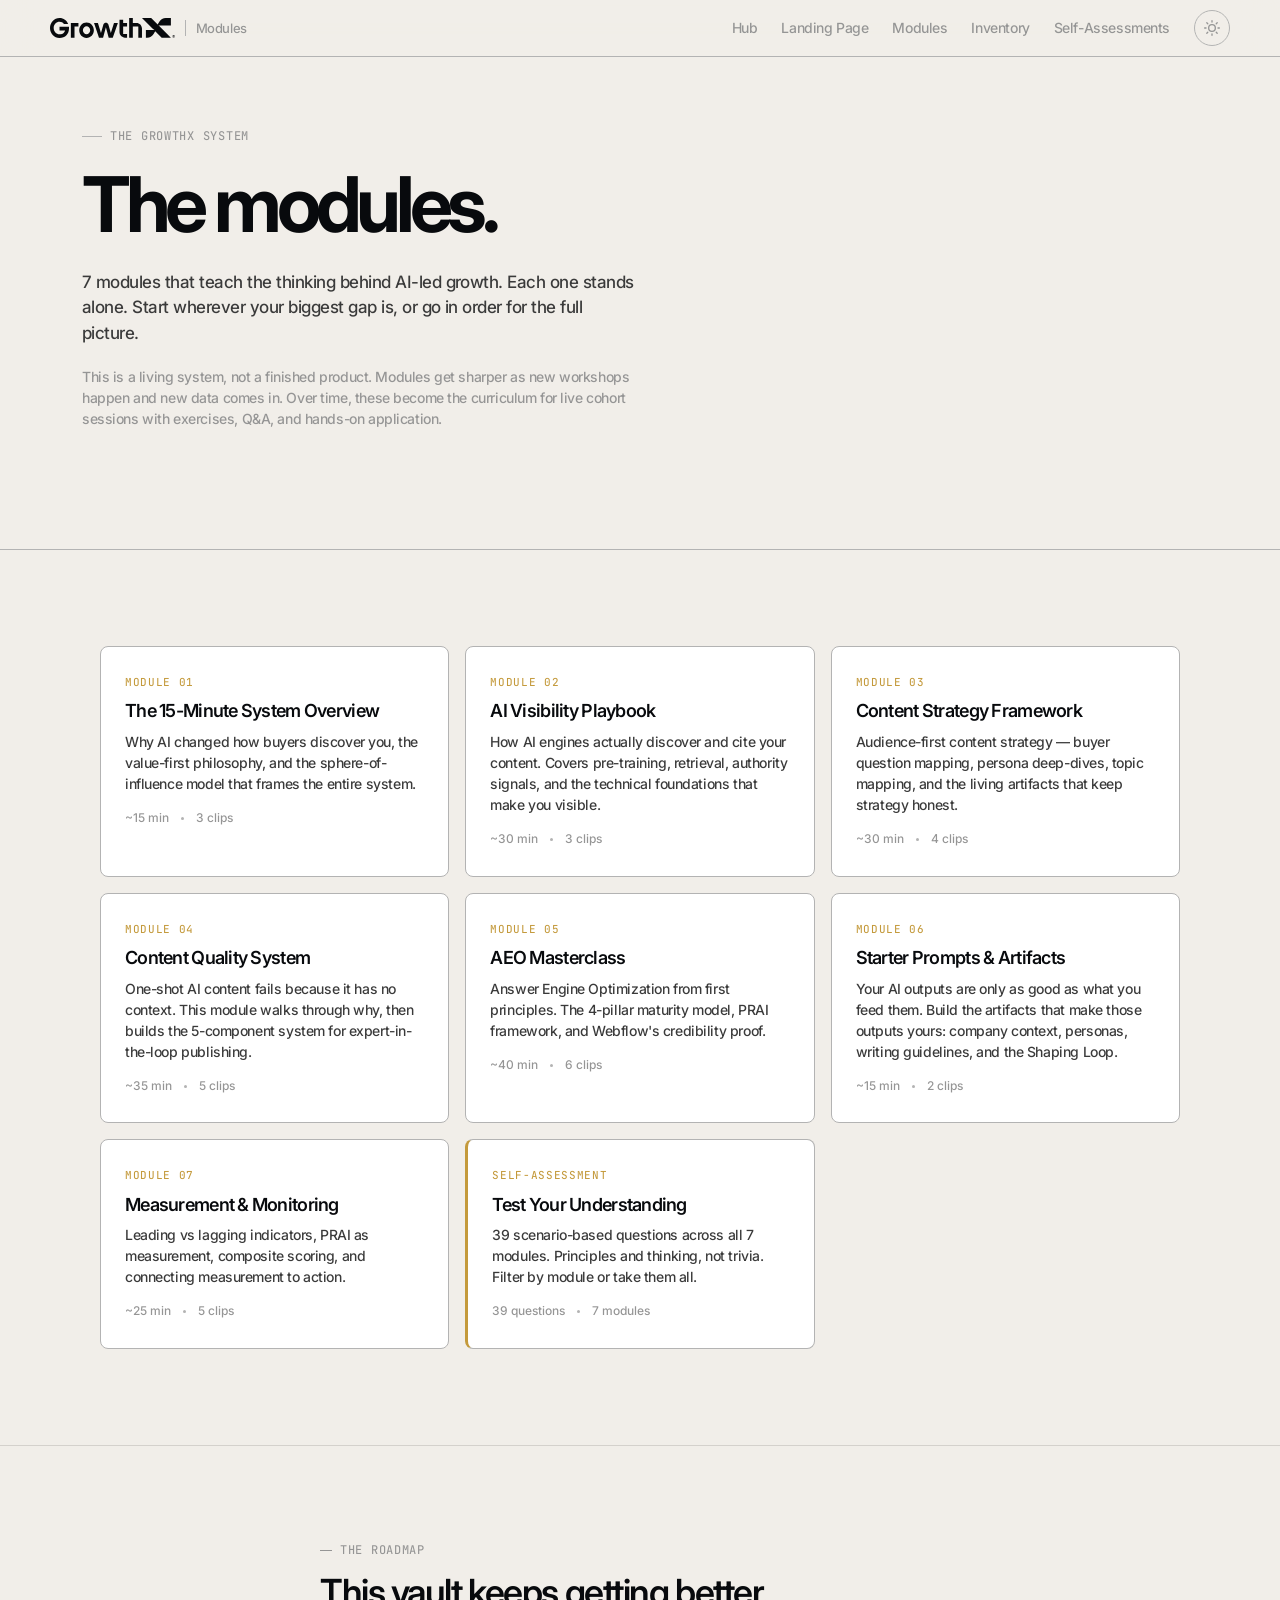
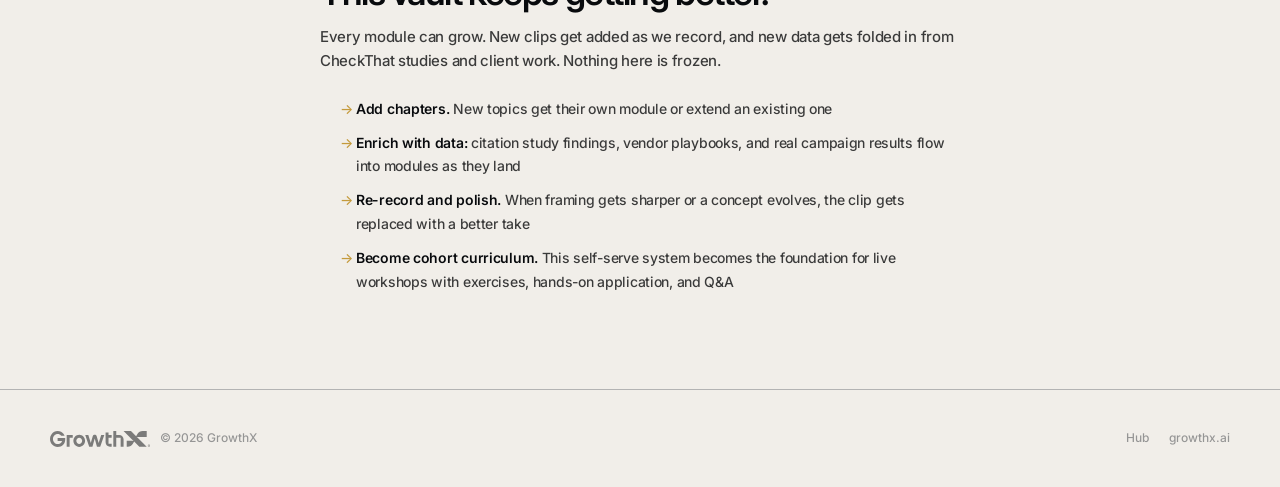
<file: modules/index.html>
<!DOCTYPE html>
<html lang="en">
<head>
<meta charset="UTF-8">
<meta name="viewport" content="width=device-width, initial-scale=1.0">
<title>All Modules — The GrowthX System</title>
<meta name="description" content="7 modules that teach the thinking behind AI-led growth. Start anywhere.">
<link rel="icon" type="image/svg+xml" href="../assets/favicon.svg">
<meta property="og:title" content="All Modules — The GrowthX System">
<meta property="og:description" content="7 modules that teach the thinking behind AI-led growth. Start anywhere.">
<meta property="og:image" content="https://williamproctor.github.io/growthx-system/assets/og-image.png">
<meta property="og:type" content="website">
<meta name="twitter:card" content="summary_large_image">
<meta name="twitter:title" content="The GrowthX System — All Modules">
<meta name="twitter:description" content="7 modules that teach the thinking behind AI-led growth. Start anywhere.">
<meta name="twitter:image" content="https://williamproctor.github.io/growthx-system/assets/og-image.png">
<link rel="preconnect" href="https://fonts.googleapis.com">
<link rel="preconnect" href="https://fonts.gstatic.com" crossorigin>
<link href="https://fonts.googleapis.com/css2?family=Inter:ital,opsz,wght@0,14..32,400..680;1,14..32,400..680&family=JetBrains+Mono:wght@400;500&display=swap" rel="stylesheet">
<link rel="stylesheet" href="../shared.css">
<script src="../theme.js"></script>
<style>
:root { --font-mono: 'JetBrains Mono', 'SF Mono', ui-monospace, monospace; }

.module-grid {
  display: grid;
  grid-template-columns: repeat(auto-fill, minmax(340px, 1fr));
  gap: 16px;
}

.module-card {
  display: block;
  text-decoration: none;
  color: inherit;
  background: var(--surface);
  border: 1px solid var(--border);
  border-radius: var(--radius);
  padding: 28px 24px;
  transition: box-shadow 0.3s cubic-bezier(0.22, 1, 0.36, 1), border-color 0.3s;
}

.module-card:hover {
  box-shadow: var(--shadow);
  border-color: var(--text-muted);
}

.module-card-overline {
  font-family: var(--font-mono);
  font-size: 11px;
  font-weight: 450;
  letter-spacing: 0.06em;
  text-transform: uppercase;
  color: var(--accent-gold);
  margin-bottom: 10px;
}


.module-card-title {
  font-size: 18px;
  font-weight: 580;
  letter-spacing: -0.04em;
  line-height: 1.25;
  margin-bottom: 8px;
}

.module-card-desc {
  font-size: 14px;
  font-weight: 480;
  color: var(--text-secondary);
  line-height: 1.5;
  letter-spacing: -0.03em;
  margin-bottom: 16px;
}

.module-card-meta {
  display: flex;
  align-items: center;
  gap: 12px;
  font-size: 12px;
  color: var(--text-muted);
  font-weight: 480;
}

.module-card-meta-sep {
  width: 3px;
  height: 3px;
  border-radius: 50%;
  background: var(--border);
}

.assessment-card {
  border-left: 3px solid var(--accent-gold);
}

[data-theme="dark"] .assessment-card {
  border-left-color: var(--accent-gold);
}

@media (max-width: 768px) {
  .module-grid { grid-template-columns: 1fr; }
}
</style>
</head>
<body>

<nav class="site-nav">
  <div class="nav-inner">
    <a href="../index.html" class="nav-logo">
      <img src="../assets/growthx-logo-dark.svg" alt="GrowthX" width="96" height="16">
      <span class="nav-divider"></span>
      <span class="nav-label">Modules</span>
    </a>
    <div class="nav-links">
      <a href="../index.html">Hub</a>
      <a href="../system/index.html">Landing Page</a>
      <a href="index.html">Modules</a>
      <a href="../inventory/index.html">Inventory</a>
      <a href="../assessments/index.html">Self-Assessments</a>
      <button class="theme-toggle" aria-label="Toggle dark mode">
        <svg class="icon-sun" width="16" height="16" viewBox="0 0 24 24" fill="none" stroke="currentColor" stroke-width="2" stroke-linecap="round" stroke-linejoin="round"><circle cx="12" cy="12" r="5"/><path d="M12 1v2M12 21v2M4.22 4.22l1.42 1.42M18.36 18.36l1.42 1.42M1 12h2M21 12h2M4.22 19.78l1.42-1.42M18.36 5.64l1.42-1.42"/></svg>
        <svg class="icon-moon" width="16" height="16" viewBox="0 0 24 24" fill="none" stroke="currentColor" stroke-width="2" stroke-linecap="round" stroke-linejoin="round"><path d="M21 12.79A9 9 0 1 1 11.21 3 7 7 0 0 0 21 12.79z"/></svg>
      </button>
      <button class="nav-hamburger" aria-label="Menu">
        <svg class="icon-menu" viewBox="0 0 24 24"><line x1="3" y1="6" x2="21" y2="6"/><line x1="3" y1="12" x2="21" y2="12"/><line x1="3" y1="18" x2="21" y2="18"/></svg>
        <svg class="icon-close" viewBox="0 0 24 24"><line x1="18" y1="6" x2="6" y2="18"/><line x1="6" y1="6" x2="18" y2="18"/></svg>
      </button>
    </div>
  </div>
</nav>

<div class="nav-overlay" id="navOverlay"></div>
<div class="nav-drawer" id="navDrawer">
  <a href="../index.html">Hub</a>
  <a href="../system/index.html">Landing Page</a>
  <a href="../modules/index.html" aria-current="page">Modules</a>
  <a href="../inventory/index.html">Inventory</a>
  <a href="../assessments/index.html">Self-Assessments</a>
  <button class="theme-toggle" aria-label="Toggle dark mode">
    <svg class="icon-sun" width="16" height="16" viewBox="0 0 24 24" fill="none" stroke="currentColor" stroke-width="2" stroke-linecap="round" stroke-linejoin="round"><circle cx="12" cy="12" r="5"/><path d="M12 1v2M12 21v2M4.22 4.22l1.42 1.42M18.36 18.36l1.42 1.42M1 12h2M21 12h2M4.22 19.78l1.42-1.42M18.36 5.64l1.42-1.42"/></svg>
    <svg class="icon-moon" width="16" height="16" viewBox="0 0 24 24" fill="none" stroke="currentColor" stroke-width="2" stroke-linecap="round" stroke-linejoin="round"><path d="M21 12.79A9 9 0 1 1 11.21 3 7 7 0 0 0 21 12.79z"/></svg>
  </button>
</div>


<header class="hero">
  <p class="hero-label reveal">The GrowthX System</p>
  <h1 class="reveal reveal-d1">The modules.</h1>
  <p class="hero-desc reveal reveal-d2">7 modules that teach the thinking behind AI-led growth. Each one stands alone. Start wherever your biggest gap is, or go in order for the full picture.</p>
  <p class="hero-desc reveal reveal-d3" style="font-size: 14px; color: var(--text-muted); max-width: 560px; margin-top: -20px;">This is a living system, not a finished product. Modules get sharper as new workshops happen and new data comes in. Over time, these become the curriculum for live cohort sessions with exercises, Q&A, and hands-on application.</p>
</header>

<section class="section">
  <div class="section-inner">
    <div class="module-grid">

      <a href="01.html" class="module-card reveal">
        <p class="module-card-overline">Module 01</p>
        <h2 class="module-card-title">The 15-Minute System Overview</h2>
        <p class="module-card-desc">Why AI changed how buyers discover you, the value-first philosophy, and the sphere-of-influence model that frames the entire system.</p>
        <div class="module-card-meta">
          <span>~15 min</span>
          <span class="module-card-meta-sep"></span>
          <span>3 clips</span>
        </div>
      </a>

      <a href="02.html" class="module-card reveal reveal-d1">
        <p class="module-card-overline">Module 02</p>
        <h2 class="module-card-title">AI Visibility Playbook</h2>
        <p class="module-card-desc">How AI engines actually discover and cite your content. Covers pre-training, retrieval, authority signals, and the technical foundations that make you visible.</p>
        <div class="module-card-meta">
          <span>~30 min</span>
          <span class="module-card-meta-sep"></span>
          <span>3 clips</span>
        </div>
      </a>

      <a href="03.html" class="module-card reveal reveal-d2">
        <p class="module-card-overline">Module 03</p>
        <h2 class="module-card-title">Content Strategy Framework</h2>
        <p class="module-card-desc">Audience-first content strategy — buyer question mapping, persona deep-dives, topic mapping, and the living artifacts that keep strategy honest.</p>
        <div class="module-card-meta">
          <span>~30 min</span>
          <span class="module-card-meta-sep"></span>
          <span>4 clips</span>
        </div>
      </a>

      <a href="04.html" class="module-card reveal">
        <p class="module-card-overline">Module 04</p>
        <h2 class="module-card-title">Content Quality System</h2>
        <p class="module-card-desc">One-shot AI content fails because it has no context. This module walks through why, then builds the 5-component system for expert-in-the-loop publishing.</p>
        <div class="module-card-meta">
          <span>~35 min</span>
          <span class="module-card-meta-sep"></span>
          <span>5 clips</span>
        </div>
      </a>

      <a href="05.html" class="module-card reveal reveal-d1">
        <p class="module-card-overline">Module 05</p>
        <h2 class="module-card-title">AEO Masterclass</h2>
        <p class="module-card-desc">Answer Engine Optimization from first principles. The 4-pillar maturity model, PRAI framework, and Webflow's credibility proof.</p>
        <div class="module-card-meta">
          <span>~40 min</span>
          <span class="module-card-meta-sep"></span>
          <span>6 clips</span>
        </div>
      </a>

      <a href="06.html" class="module-card reveal reveal-d2">
        <p class="module-card-overline">Module 06</p>
        <h2 class="module-card-title">Starter Prompts &amp; Artifacts</h2>
        <p class="module-card-desc">Your AI outputs are only as good as what you feed them. Build the artifacts that make those outputs yours: company context, personas, writing guidelines, and the Shaping Loop.</p>
        <div class="module-card-meta">
          <span>~15 min</span>
          <span class="module-card-meta-sep"></span>
          <span>2 clips</span>
        </div>
      </a>

      <a href="07.html" class="module-card reveal">
        <p class="module-card-overline">Module 07</p>
        <h2 class="module-card-title">Measurement &amp; Monitoring</h2>
        <p class="module-card-desc">Leading vs lagging indicators, PRAI as measurement, composite scoring, and connecting measurement to action.</p>
        <div class="module-card-meta">
          <span>~25 min</span>
          <span class="module-card-meta-sep"></span>
          <span>5 clips</span>
        </div>
      </a>

      <a href="../assessments/index.html" class="module-card assessment-card reveal reveal-d1">
        <p class="module-card-overline">Self-Assessment</p>
        <h2 class="module-card-title">Test Your Understanding</h2>
        <p class="module-card-desc">39 scenario-based questions across all 7 modules. Principles and thinking, not trivia. Filter by module or take them all.</p>
        <div class="module-card-meta">
          <span>39 questions</span>
          <span class="module-card-meta-sep"></span>
          <span>7 modules</span>
        </div>
      </a>

    </div>
  </div>
</section>

<section class="section" style="border-top: 1px solid var(--border-subtle);">
  <div class="section-inner" style="max-width: 640px;">
    <p class="section-label reveal">The roadmap</p>
    <h2 class="section-title reveal reveal-d1">This vault keeps getting better.</h2>
    <p style="font-size: 15px; font-weight: 480; color: var(--text-secondary); line-height: 1.6; letter-spacing: -0.02em; margin-bottom: 24px;" class="reveal reveal-d2">Every module can grow. New clips get added as we record, and new data gets folded in from CheckThat studies and client work. Nothing here is frozen.</p>
    <ul style="font-size: 14px; font-weight: 480; color: var(--text-secondary); line-height: 1.7; letter-spacing: -0.02em; padding-left: 20px; list-style: none;" class="reveal reveal-d3">
      <li style="margin-bottom: 10px; padding-left: 16px; position: relative;"><span style="position: absolute; left: 0; color: var(--accent-gold);">→</span> <strong style="color: var(--text-primary); font-weight: 580;">Add chapters.</strong> New topics get their own module or extend an existing one</li>
      <li style="margin-bottom: 10px; padding-left: 16px; position: relative;"><span style="position: absolute; left: 0; color: var(--accent-gold);">→</span> <strong style="color: var(--text-primary); font-weight: 580;">Enrich with data:</strong> citation study findings, vendor playbooks, and real campaign results flow into modules as they land</li>
      <li style="margin-bottom: 10px; padding-left: 16px; position: relative;"><span style="position: absolute; left: 0; color: var(--accent-gold);">→</span> <strong style="color: var(--text-primary); font-weight: 580;">Re-record and polish.</strong> When framing gets sharper or a concept evolves, the clip gets replaced with a better take</li>
      <li style="padding-left: 16px; position: relative;"><span style="position: absolute; left: 0; color: var(--accent-gold);">→</span> <strong style="color: var(--text-primary); font-weight: 580;">Become cohort curriculum.</strong> This self-serve system becomes the foundation for live workshops with exercises, hands-on application, and Q&amp;A</li>
    </ul>
  </div>
</section>

<footer class="site-footer">
  <div class="footer-inner">
    <div class="footer-brand">
      <img src="../assets/growthx-logo-dark.svg" alt="" width="96" height="16" />
      <span>&copy; 2026 GrowthX</span>
    </div>
    <div class="footer-links">
      <a href="../index.html">Hub</a>
      <a href="https://growthx.ai" target="_blank" rel="noopener noreferrer">growthx.ai</a>
    </div>
  </div>
</footer>

<script>
(function () {
  var nodes = document.querySelectorAll('.reveal');
  if (!window.IntersectionObserver) {
    nodes.forEach(function (el) { el.classList.add('visible'); });
    return;
  }
  var io = new IntersectionObserver(function (entries) {
    entries.forEach(function (entry) {
      if (!entry.isIntersecting) return;
      entry.target.classList.add('visible');
      io.unobserve(entry.target);
    });
  }, { root: null, rootMargin: '0px 0px -48px 0px', threshold: 0.08 });
  nodes.forEach(function (el) { io.observe(el); });
})();
</script>
<script src="../nav.js"></script>
</body>
</html>
</file>
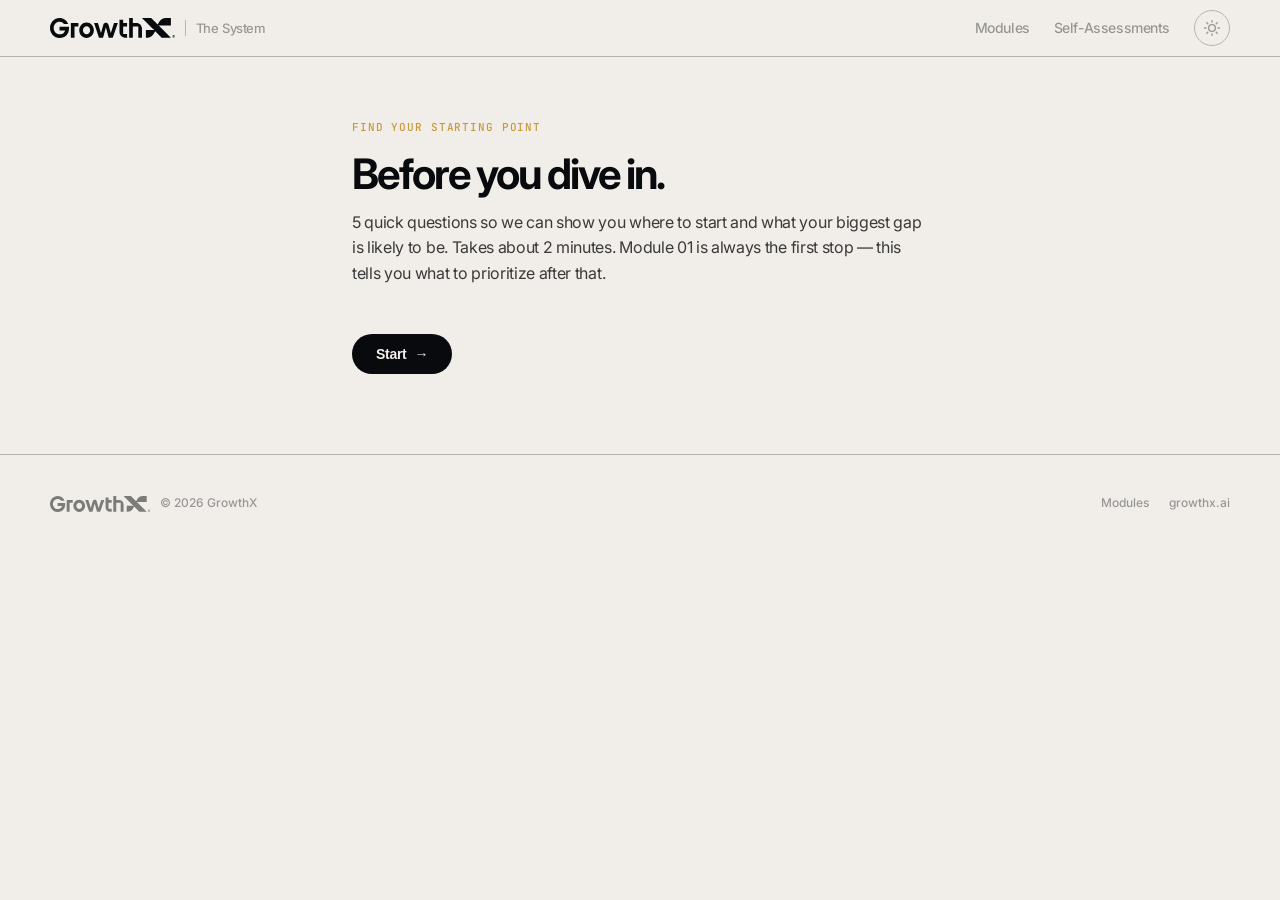
<file: quiz/index.html>
<!DOCTYPE html>
<html lang="en">
<head>
<meta charset="UTF-8">
<meta name="viewport" content="width=device-width, initial-scale=1.0">
<title>Find Your Starting Point — The GrowthX System</title>
<meta name="description" content="5 questions to find where to start in the GrowthX System. Takes 2 minutes.">
<link rel="icon" type="image/svg+xml" href="../assets/favicon.svg">
<link rel="preconnect" href="https://fonts.googleapis.com">
<link rel="preconnect" href="https://fonts.gstatic.com" crossorigin>
<link href="https://fonts.googleapis.com/css2?family=Inter:ital,opsz,wght@0,14..32,400..680;1,14..32,400..680&family=JetBrains+Mono:wght@400;500&display=swap" rel="stylesheet">
<link rel="stylesheet" href="../shared.css">
<script src="../theme.js"></script>
<style>
:root { --font-mono: 'JetBrains Mono', 'SF Mono', ui-monospace, monospace; }

.quiz-wrap {
  max-width: 640px;
  margin: 0 auto;
  padding: 120px clamp(16px, 4vw, 32px) 80px;
}

.quiz-label {
  font-family: var(--font-mono);
  font-size: 11px;
  font-weight: 500;
  letter-spacing: 0.08em;
  text-transform: uppercase;
  color: var(--accent-gold);
  margin-bottom: 16px;
}

.quiz-title {
  font-size: clamp(28px, 4vw, 42px);
  font-weight: 680;
  letter-spacing: -0.05em;
  line-height: 1.1;
  color: var(--text-primary);
  margin-bottom: 12px;
}

.quiz-desc {
  font-size: 16px;
  font-weight: 400;
  color: var(--text-secondary);
  line-height: 1.6;
  letter-spacing: -0.02em;
  margin-bottom: 48px;
}

/* Progress */
.progress-track {
  height: 3px;
  background: var(--border-subtle);
  border-radius: 2px;
  margin-bottom: 40px;
  overflow: hidden;
}

.progress-fill {
  height: 100%;
  background: var(--accent-gold);
  border-radius: 2px;
  transition: width 0.4s cubic-bezier(0.22, 1, 0.36, 1);
}

.progress-label {
  font-family: var(--font-mono);
  font-size: 11px;
  color: var(--text-muted);
  letter-spacing: 0.04em;
  margin-bottom: 8px;
}

/* Question */
.question-block { display: none; }
.question-block.active { display: block; }

.question-text {
  font-size: clamp(18px, 2.5vw, 22px);
  font-weight: 580;
  letter-spacing: -0.04em;
  line-height: 1.3;
  color: var(--text-primary);
  margin-bottom: 28px;
}

/* Options */
.options {
  display: flex;
  flex-direction: column;
  gap: 10px;
}

.option-btn {
  display: block;
  width: 100%;
  text-align: left;
  background: var(--surface);
  border: 1px solid var(--border);
  border-radius: var(--radius);
  padding: 18px 20px;
  font-size: 15px;
  font-weight: 480;
  color: var(--text-primary);
  letter-spacing: -0.02em;
  cursor: pointer;
  transition: border-color 0.2s, background 0.2s, box-shadow 0.2s;
  line-height: 1.4;
}

.option-btn:hover {
  border-color: var(--accent-gold);
  box-shadow: 0 0 0 3px var(--accent-gold-soft);
}

.option-btn.selected {
  border-color: var(--accent-gold);
  background: var(--accent-gold-soft);
}

/* Nav */
.quiz-nav {
  display: flex;
  justify-content: space-between;
  align-items: center;
  margin-top: 32px;
}

.btn-back {
  font-size: 14px;
  font-weight: 480;
  color: var(--text-muted);
  background: none;
  border: none;
  cursor: pointer;
  padding: 0;
  letter-spacing: -0.02em;
  transition: color 0.2s;
}

.btn-back:hover { color: var(--text-primary); }
.btn-back:disabled { opacity: 0; pointer-events: none; }

.btn-next {
  display: inline-flex;
  align-items: center;
  gap: 8px;
  background: var(--foreground);
  color: var(--background);
  border: none;
  border-radius: var(--radius-pill);
  padding: 12px 24px;
  font-size: 14px;
  font-weight: 580;
  letter-spacing: -0.02em;
  cursor: pointer;
  transition: opacity 0.2s;
}

.btn-next:hover { opacity: 0.85; }
.btn-next:disabled { opacity: 0.3; cursor: default; }

/* Result */
.result-block { display: none; }
.result-block.active { display: block; }

.result-gap {
  background: var(--accent-gold-soft);
  border: 1px solid rgba(196, 154, 60, 0.25);
  border-radius: var(--radius);
  padding: 28px 24px;
  margin-bottom: 32px;
}

.result-gap-label {
  font-family: var(--font-mono);
  font-size: 10px;
  font-weight: 500;
  letter-spacing: 0.08em;
  text-transform: uppercase;
  color: var(--accent-gold);
  margin-bottom: 8px;
}

.result-gap-text {
  font-size: 17px;
  font-weight: 580;
  letter-spacing: -0.03em;
  color: var(--text-primary);
  line-height: 1.4;
}

.result-path-label {
  font-family: var(--font-mono);
  font-size: 11px;
  font-weight: 500;
  letter-spacing: 0.06em;
  text-transform: uppercase;
  color: var(--text-muted);
  margin-bottom: 16px;
}

.result-modules {
  display: flex;
  flex-direction: column;
  gap: 10px;
  margin-bottom: 40px;
}

.result-module {
  display: flex;
  align-items: flex-start;
  gap: 16px;
  background: var(--surface);
  border: 1px solid var(--border);
  border-radius: var(--radius);
  padding: 18px 20px;
  text-decoration: none;
  color: inherit;
  transition: border-color 0.2s, box-shadow 0.2s;
}

.result-module:hover {
  border-color: var(--text-muted);
  box-shadow: var(--shadow);
}

.result-module.start {
  border-color: var(--accent-gold);
  background: var(--accent-gold-soft);
}

.result-module-num {
  font-family: var(--font-mono);
  font-size: 11px;
  font-weight: 500;
  letter-spacing: 0.06em;
  text-transform: uppercase;
  color: var(--accent-gold);
  padding-top: 2px;
  white-space: nowrap;
}

.result-module-body {}

.result-module-title {
  font-size: 15px;
  font-weight: 580;
  letter-spacing: -0.03em;
  color: var(--text-primary);
  margin-bottom: 3px;
}

.result-module-desc {
  font-size: 13px;
  font-weight: 400;
  color: var(--text-secondary);
  letter-spacing: -0.02em;
  line-height: 1.5;
}

.start-badge {
  font-family: var(--font-mono);
  font-size: 10px;
  font-weight: 500;
  letter-spacing: 0.05em;
  text-transform: uppercase;
  color: var(--accent-gold);
  background: var(--background);
  border: 1px solid var(--accent-gold);
  border-radius: var(--radius-pill);
  padding: 2px 8px;
  margin-left: auto;
  white-space: nowrap;
  align-self: center;
}

.result-cta {
  font-size: 13px;
  color: var(--text-muted);
  letter-spacing: -0.02em;
  line-height: 1.6;
  padding-top: 24px;
  border-top: 1px solid var(--border-subtle);
}

.result-cta a {
  color: var(--text-primary);
  text-decoration: underline;
  text-underline-offset: 3px;
}
</style>
</head>
<body>

<nav class="site-nav" aria-label="Primary">
  <div class="nav-inner">
    <a href="../index.html" class="nav-logo">
      <img src="../assets/growthx-logo-dark.svg" alt="GrowthX" width="96" height="16">
      <span class="nav-divider"></span>
      <span class="nav-label">The System</span>
    </a>
    <div class="nav-links">
      <a href="../modules/index.html">Modules</a>
      <a href="../assessments/index.html">Self-Assessments</a>
      <button class="theme-toggle" aria-label="Toggle dark mode">
        <svg class="icon-sun" width="16" height="16" viewBox="0 0 24 24" fill="none" stroke="currentColor" stroke-width="2" stroke-linecap="round" stroke-linejoin="round"><circle cx="12" cy="12" r="5"/><path d="M12 1v2M12 21v2M4.22 4.22l1.42 1.42M18.36 18.36l1.42 1.42M1 12h2M21 12h2M4.22 19.78l1.42-1.42M18.36 5.64l1.42-1.42"/></svg>
        <svg class="icon-moon" width="16" height="16" viewBox="0 0 24 24" fill="none" stroke="currentColor" stroke-width="2" stroke-linecap="round" stroke-linejoin="round"><path d="M21 12.79A9 9 0 1 1 11.21 3 7 7 0 0 0 21 12.79z"/></svg>
      </button>
    </div>
  </div>
</nav>

<div class="quiz-wrap">

  <div id="quizIntro">
    <p class="quiz-label">Find your starting point</p>
    <h1 class="quiz-title">Before you dive in.</h1>
    <p class="quiz-desc">5 quick questions so we can show you where to start and what your biggest gap is likely to be. Takes about 2 minutes. Module 01 is always the first stop — this tells you what to prioritize after that.</p>
    <button class="btn-next" onclick="startQuiz()">Start <span>→</span></button>
  </div>

  <div id="quizMain" style="display:none;">
    <div class="progress-label" id="progressLabel">Question 1 of 5</div>
    <div class="progress-track">
      <div class="progress-fill" id="progressFill" style="width: 20%"></div>
    </div>

    <!-- Q1 -->
    <div class="question-block active" id="q1">
      <p class="question-text">What's your biggest challenge with AI-led growth right now?</p>
      <div class="options">
        <button class="option-btn" onclick="selectOption(this, 1, 'visibility')">Getting found by AI engines — I don't know if we're showing up in answers</button>
        <button class="option-btn" onclick="selectOption(this, 1, 'quality')">Content quality — we're producing content but it doesn't feel differentiated</button>
        <button class="option-btn" onclick="selectOption(this, 1, 'strategy')">Strategy — I'm not sure what to prioritize or where to focus first</button>
        <button class="option-btn" onclick="selectOption(this, 1, 'measurement')">Measurement — I don't know what to track or how to show it's working</button>
      </div>
      <div class="quiz-nav">
        <button class="btn-back" disabled>Back</button>
        <button class="btn-next" id="next1" disabled onclick="goNext(2)">Next <span>→</span></button>
      </div>
    </div>

    <!-- Q2 -->
    <div class="question-block" id="q2">
      <p class="question-text">How would you describe your team's current approach to AI tools?</p>
      <div class="options">
        <button class="option-btn" onclick="selectOption(this, 2, 'early')">We're just getting started — haven't built anything systematic yet</button>
        <button class="option-btn" onclick="selectOption(this, 2, 'prompts')">We're using AI tools but mostly one-shot prompts with mixed results</button>
        <button class="option-btn" onclick="selectOption(this, 2, 'workflows')">We have workflows, but they're not well-documented or consistent</button>
        <button class="option-btn" onclick="selectOption(this, 2, 'system')">We have a system — I'm here to sharpen the thinking behind it</button>
      </div>
      <div class="quiz-nav">
        <button class="btn-back" onclick="goBack(1)">Back</button>
        <button class="btn-next" id="next2" disabled onclick="goNext(3)">Next <span>→</span></button>
      </div>
    </div>

    <!-- Q3 -->
    <div class="question-block" id="q3">
      <p class="question-text">When you think about content, where does most of the effort go?</p>
      <div class="options">
        <button class="option-btn" onclick="selectOption(this, 3, 'creation')">Creating new content — volume is the focus</button>
        <button class="option-btn" onclick="selectOption(this, 3, 'optimization')">Optimizing existing content — we have a lot, it's just not performing</button>
        <button class="option-btn" onclick="selectOption(this, 3, 'context')">Building context and process — getting the inputs right before we produce more</button>
        <button class="option-btn" onclick="selectOption(this, 3, 'unsure')">Honestly, it varies — we don't have a clear process</button>
      </div>
      <div class="quiz-nav">
        <button class="btn-back" onclick="goBack(2)">Back</button>
        <button class="btn-next" id="next3" disabled onclick="goNext(4)">Next <span>→</span></button>
      </div>
    </div>

    <!-- Q4 -->
    <div class="question-block" id="q4">
      <p class="question-text">If a buyer searched for your category in ChatGPT right now, what would happen?</p>
      <div class="options">
        <button class="option-btn" onclick="selectOption(this, 4, 'invisible')">We probably wouldn't show up at all</button>
        <button class="option-btn" onclick="selectOption(this, 4, 'inconsistent')">We show up sometimes, but what AI says about us isn't always accurate</button>
        <button class="option-btn" onclick="selectOption(this, 4, 'present')">We show up but we're not sure how consistently or what's driving it</button>
        <button class="option-btn" onclick="selectOption(this, 4, 'tracking')">We're tracking this actively and have a baseline</button>
      </div>
      <div class="quiz-nav">
        <button class="btn-back" onclick="goBack(3)">Back</button>
        <button class="btn-next" id="next4" disabled onclick="goNext(5)">Next <span>→</span></button>
      </div>
    </div>

    <!-- Q5 -->
    <div class="question-block" id="q5">
      <p class="question-text">What does success look like for you in the next 90 days?</p>
      <div class="options">
        <button class="option-btn" onclick="selectOption(this, 5, 'foundation')">Building the right foundation — understanding the system before doing more</button>
        <button class="option-btn" onclick="selectOption(this, 5, 'visibility')">Showing up in AI answers for our core category</button>
        <button class="option-btn" onclick="selectOption(this, 5, 'quality')">Publishing content that AI engines actually cite and trust</button>
        <button class="option-btn" onclick="selectOption(this, 5, 'proof')">Having data that proves AI-led growth is working</button>
      </div>
      <div class="quiz-nav">
        <button class="btn-back" onclick="goBack(4)">Back</button>
        <button class="btn-next" id="next5" disabled onclick="showResult()">See my starting point <span>→</span></button>
      </div>
    </div>
  </div>

  <!-- Result -->
  <div class="result-block" id="quizResult">
    <p class="quiz-label">Your starting point</p>
    <h2 class="quiz-title" id="resultTitle">Here's where to begin.</h2>

    <div class="result-gap">
      <div class="result-gap-label">Your primary gap</div>
      <div class="result-gap-text" id="resultGap">Loading...</div>
    </div>

    <p class="result-path-label">Recommended path</p>
    <div class="result-modules" id="resultModules"></div>

    <p class="result-cta">
      Module 01 is always the first stop — it's the 15-minute overview that frames everything else. After that, follow the path above. You can also <a href="../modules/index.html">browse all 7 modules</a> or <a href="../assessments/index.html">test your current knowledge</a> first.
    </p>
  </div>

</div>

<footer class="site-footer">
  <div class="footer-inner">
    <div class="footer-brand">
      <img src="../assets/growthx-logo-dark.svg" alt="" width="96" height="16">
      <span>&copy; 2026 GrowthX</span>
    </div>
    <div class="footer-links">
      <a href="../modules/index.html">Modules</a>
      <a href="https://growthx.ai" target="_blank" rel="noopener noreferrer">growthx.ai</a>
    </div>
  </div>
</footer>

<script>
var answers = {};

var modules = {
  '01': { title: 'The 15-Minute System Overview', desc: 'How AI rewired the way buyers find and trust your company. The frame for everything else.', href: '../modules/01.html' },
  '02': { title: 'AI Visibility Playbook', desc: 'How AI engines decide what to cite, and how to build content they trust.', href: '../modules/02.html' },
  '03': { title: 'Content Strategy Framework', desc: 'Audience-first strategy: buyer question mapping, topic prioritization, and context artifacts.', href: '../modules/03.html' },
  '04': { title: 'Content Quality System', desc: 'Why context beats prompt engineering, and how to build expert-in-the-loop publishing.', href: '../modules/04.html' },
  '05': { title: 'AEO Masterclass', desc: 'Answer Engine Optimization from first principles. The 4-pillar maturity model and PRAI framework.', href: '../modules/05.html' },
  '06': { title: 'Starter Prompts and Artifacts', desc: 'The context artifacts that make AI outputs yours: company context, personas, writing guidelines.', href: '../modules/06.html' },
  '07': { title: 'Measurement and Monitoring', desc: 'Leading vs. lagging indicators, composite scoring, and connecting measurement to action.', href: '../modules/07.html' }
};

var paths = {
  visibility:    { gap: 'You know AI visibility is important but don\'t have a clear picture of where you stand or how to improve it.', path: ['01','02','05','07'] },
  quality:       { gap: 'You\'re producing content but the outputs aren\'t differentiated. The gap is context, not effort.', path: ['01','04','06','03'] },
  strategy:      { gap: 'You\'re not sure where to focus. The system overview and strategy framework will give you the map.', path: ['01','03','02','05'] },
  measurement:   { gap: 'You\'re doing the work but can\'t prove it\'s working. You need a measurement framework before adding more output.', path: ['01','07','05','02'] },
  foundation:    { gap: 'You\'re building from scratch. Start with the full picture before optimizing any single piece.', path: ['01','02','03','04'] },
  proof:         { gap: 'You need data to show AI-led growth is working. Start with the system, then the measurement layer.', path: ['01','07','05','04'] }
};

function startQuiz() {
  document.getElementById('quizIntro').style.display = 'none';
  document.getElementById('quizMain').style.display = 'block';
}

function selectOption(btn, qNum, value) {
  var opts = btn.closest('.options').querySelectorAll('.option-btn');
  opts.forEach(function(o) { o.classList.remove('selected'); });
  btn.classList.add('selected');
  answers['q' + qNum] = value;
  document.getElementById('next' + qNum).disabled = false;
}

function goNext(qNum) {
  document.querySelectorAll('.question-block').forEach(function(b) { b.classList.remove('active'); });
  document.getElementById('q' + qNum).classList.add('active');
  var pct = (qNum / 5) * 100;
  document.getElementById('progressFill').style.width = pct + '%';
  document.getElementById('progressLabel').textContent = 'Question ' + qNum + ' of 5';
}

function goBack(qNum) {
  document.querySelectorAll('.question-block').forEach(function(b) { b.classList.remove('active'); });
  document.getElementById('q' + qNum).classList.add('active');
  var pct = (qNum / 5) * 100;
  document.getElementById('progressFill').style.width = pct + '%';
  document.getElementById('progressLabel').textContent = 'Question ' + qNum + ' of 5';
}

function showResult() {
  document.getElementById('quizMain').style.display = 'none';
  document.getElementById('quizResult').classList.add('active');

  // Determine primary gap from Q1 answer, fallback to Q5
  var primary = answers['q1'] || answers['q5'] || 'foundation';
  if (answers['q5'] === 'proof') primary = 'proof';
  if (answers['q5'] === 'foundation') primary = 'foundation';

  var result = paths[primary] || paths['foundation'];

  document.getElementById('resultGap').textContent = result.gap;

  var container = document.getElementById('resultModules');
  container.innerHTML = '';
  result.path.forEach(function(modId, i) {
    var mod = modules[modId];
    var isStart = i === 0;
    var el = document.createElement('a');
    el.href = mod.href;
    el.className = 'result-module' + (isStart ? ' start' : '');
    el.innerHTML =
      '<span class="result-module-num">Module ' + modId + '</span>' +
      '<span class="result-module-body">' +
        '<span class="result-module-title">' + mod.title + '</span>' +
        '<span class="result-module-desc" style="display:block;">' + mod.desc + '</span>' +
      '</span>' +
      (isStart ? '<span class="start-badge">Start here</span>' : '');
    container.appendChild(el);
  });
}
</script>
<script src="../nav.js"></script>
</body>
</html>
</file>
<file: shared.css>
/*
 * GrowthX Content Hub — Design System
 *
 * Built from the official GrowthX brand guidelines at growthx.ai/brand.
 * Primary typeface: Messina Sans (Inter as web fallback).
 * Palette: Burrito Beige (#F1EEE9), Metal Black (#080A0D), Karl the Fog (#E6E3DE).
 */

:root {
  /* ── Brand Palette ── */
  --background: #F1EEE9;
  --foreground: #080A0D;
  --secondary: #E6E3DE;
  --pink: #FFC3D6;
  --yellow: #FFE57B;
  --card: #FFFFFF;
  --muted: #959595;
  --border: #B3B3B3;
  --border-subtle: #D4D1CC;

  /* ── Semantic ── */
  --text-primary: var(--foreground);
  --text-secondary: #3a3a3a;
  --text-muted: var(--muted);
  --surface: var(--card);
  --surface-raised: var(--secondary);
  --clip-surface: #E6E3DE;

  /* ── Typography ── */
  --font-sans: 'Inter', -apple-system, BlinkMacSystemFont, 'Segoe UI', sans-serif;
  --font-mono: 'Geist Mono', 'JetBrains Mono', 'SF Mono', monospace;

  /* ── Spacing ── */
  --max-width: 1180px;
  --content-normal: 1080px;
  --content-inset: 720px;

  /* ── Radius ── */
  --radius: 8px;
  --radius-md: 6px;
  --radius-sm: 4px;
  --radius-pill: 60px;

  /* ── Accent ── */
  --accent-gold: #C49A3C;
  --accent-gold-soft: rgba(196, 154, 60, 0.12);

  /* ── Shadows (use sparingly per brand guide) ── */
  --shadow-sm: 0 1px 2px 0 rgb(0 0 0 / 0.05);
  --shadow: 0 1px 3px 0 rgb(0 0 0 / 0.1);
}

/* ── Dark mode ── */
[data-theme="dark"] {
  --background: #080A0D;
  --foreground: #F1EEE9;
  --secondary: #1a1a1f;
  --clip-surface: #26262e;
  --card: #111114;
  --muted: #6b6b6b;
  --border: #2a2a2e;
  --border-subtle: #222226;
  --text-primary: #F1EEE9;
  --text-secondary: #b0ada8;
  --text-muted: #6b6b6b;
  --surface: #111114;
  --surface-raised: #1a1a1f;
  --accent-gold: #d4a843;
  --accent-gold-soft: rgba(212, 168, 67, 0.12);
}

[data-theme="dark"] .site-nav {
  background: rgba(8, 10, 13, 0.88);
}

[data-theme="dark"] .nav-logo img {
  filter: invert(1);
}

[data-theme="dark"] .footer-brand img {
  filter: invert(1);
}

/* ── Theme toggle ── */
.theme-toggle {
  background: none;
  border: 1px solid var(--border);
  border-radius: var(--radius-pill);
  width: 36px;
  height: 36px;
  display: flex;
  align-items: center;
  justify-content: center;
  cursor: pointer;
  color: var(--text-muted);
  transition: color 0.2s, border-color 0.2s;
  flex-shrink: 0;
  padding: 0;
}

.theme-toggle:hover {
  color: var(--text-primary);
  border-color: var(--text-muted);
}

.theme-toggle .icon-sun,
.theme-toggle .icon-moon { display: none; }

.theme-toggle .icon-sun { display: block; }
[data-theme="dark"] .theme-toggle .icon-sun { display: none; }
[data-theme="dark"] .theme-toggle .icon-moon { display: block; }

* { margin: 0; padding: 0; box-sizing: border-box; }
html { scroll-behavior: smooth; }

@media (prefers-reduced-motion: reduce) {
  *, *::before, *::after {
    animation-duration: 0.01ms !important;
    transition-duration: 0.01ms !important;
  }
}

body {
  font-family: var(--font-sans);
  background: var(--background);
  color: var(--text-primary);
  line-height: 1.4;
  font-weight: 480;
  -webkit-font-smoothing: antialiased;
  -moz-osx-font-smoothing: grayscale;
  overflow-x: hidden;
}

/* ── NAVIGATION ── */
.site-nav {
  position: fixed;
  top: 0; left: 0; right: 0;
  z-index: 100;
  padding: 0 clamp(16px, 4vw, 32px);
  background: rgba(241, 238, 233, 0.88);
  backdrop-filter: blur(20px) saturate(1.3);
  -webkit-backdrop-filter: blur(20px) saturate(1.3);
  border-bottom: 1px solid var(--border);
  transition: background 0.3s, border-color 0.3s;
}

.nav-inner {
  max-width: var(--max-width);
  margin: 0 auto;
  display: flex;
  align-items: center;
  justify-content: space-between;
  height: 56px;
}

.nav-logo {
  display: flex;
  align-items: center;
  gap: 10px;
  text-decoration: none;
  color: var(--foreground);
}

.nav-logo img {
  height: 20px;
  width: auto;
  display: block;
}

.nav-logo-divider {
  width: 1px;
  height: 16px;
  background: var(--border);
}

.nav-logo-label {
  font-size: 13px;
  font-weight: 480;
  color: var(--text-muted);
  letter-spacing: -0.03em;
}

.nav-links {
  display: flex;
  align-items: center;
  gap: 24px;
}

.nav-links a {
  font-size: 14px;
  font-weight: 480;
  color: var(--text-muted);
  text-decoration: none;
  letter-spacing: -0.03em;
  transition: color 0.2s;
}

.nav-links a:hover,
.nav-links a.active {
  color: var(--text-primary);
}

/* ── HERO ── */
.hero {
  padding: 120px clamp(16px, 4vw, 32px) 80px;
  max-width: var(--max-width);
  margin: 0 auto;
}

.hero-label {
  font-family: var(--font-mono);
  font-size: 12px;
  font-weight: 450;
  letter-spacing: 0.06em;
  text-transform: uppercase;
  color: var(--text-muted);
  margin-bottom: 20px;
  display: inline-flex;
  align-items: center;
  gap: 8px;
}

.hero-label::before {
  content: '';
  width: 20px;
  height: 1px;
  background: var(--border);
}

.hero h1 {
  font-size: clamp(36px, 6vw, 78px);
  font-weight: 680;
  line-height: 1.05;
  letter-spacing: -0.07em;
  color: var(--text-primary);
  max-width: 800px;
  margin-bottom: 24px;
}

.hero-desc {
  font-size: 17px;
  font-weight: 480;
  color: var(--text-secondary);
  max-width: 560px;
  line-height: 1.5;
  letter-spacing: -0.03em;
  margin-bottom: 40px;
}

/* ── SECTIONS ── */
.section {
  padding: clamp(48px, 8vw, 96px) clamp(16px, 4vw, 32px);
  border-top: 1px solid var(--border);
}

.section-inner {
  max-width: var(--content-normal);
  margin: 0 auto;
}

.section-label {
  font-family: var(--font-mono);
  font-size: 12px;
  font-weight: 450;
  letter-spacing: 0.06em;
  text-transform: uppercase;
  color: var(--text-muted);
  margin-bottom: 12px;
  display: flex;
  align-items: center;
  gap: 8px;
}

.section-label::before {
  content: '';
  width: 12px;
  height: 1px;
  background: var(--text-muted);
}

.section-title {
  font-size: clamp(26px, 3.5vw, 36px);
  font-weight: 580;
  letter-spacing: -0.04em;
  line-height: 1.167;
  margin-bottom: 12px;
}

.section-desc {
  font-size: 15px;
  font-weight: 480;
  color: var(--text-secondary);
  max-width: 520px;
  line-height: 1.5;
  letter-spacing: -0.03em;
  margin-bottom: 48px;
}

/* ── CARDS ── */
.card {
  background: var(--surface);
  border: 1px solid var(--border);
  border-radius: var(--radius);
  overflow: hidden;
  transition: box-shadow 0.3s cubic-bezier(0.22, 1, 0.36, 1),
              border-color 0.3s;
}

.card:hover {
  box-shadow: var(--shadow);
  border-color: var(--text-muted);
}

.card-body {
  padding: 24px;
}

.card-title {
  font-size: 18px;
  font-weight: 580;
  letter-spacing: -0.04em;
  line-height: 1.25;
  margin-bottom: 8px;
}

.card-desc {
  font-size: 14px;
  font-weight: 480;
  color: var(--text-secondary);
  line-height: 1.5;
  letter-spacing: -0.03em;
}

.card-meta {
  display: flex;
  align-items: center;
  gap: 12px;
  margin-top: 16px;
}

.card-tag {
  font-family: var(--font-mono);
  font-size: 11px;
  font-weight: 450;
  letter-spacing: 0.04em;
  text-transform: uppercase;
  color: var(--text-muted);
  background: var(--secondary);
  padding: 3px 10px;
  border-radius: var(--radius-pill);
}

/* ── CONTENT GRID ── */
.content-grid {
  display: grid;
  grid-template-columns: repeat(auto-fill, minmax(340px, 1fr));
  gap: 16px;
}

.content-grid a {
  text-decoration: none;
  color: inherit;
}

/* ── FEATURE CARD (large, hero-like) ── */
.feature-card {
  display: grid;
  grid-template-columns: 1fr 1fr;
  background: var(--surface);
  border: 1px solid var(--border);
  border-radius: var(--radius);
  overflow: hidden;
  transition: box-shadow 0.3s cubic-bezier(0.22, 1, 0.36, 1);
}

.feature-card:hover {
  box-shadow: var(--shadow);
}

.feature-card-visual {
  background: var(--foreground);
  min-height: 280px;
  position: relative;
  display: flex;
  align-items: center;
  justify-content: center;
  overflow: hidden;
}

.feature-card-visual img,
.feature-card-visual video {
  width: 100%;
  height: 100%;
  object-fit: cover;
  position: absolute;
  inset: 0;
}

.feature-card-body {
  padding: 40px 36px;
  display: flex;
  flex-direction: column;
  justify-content: center;
}

.feature-card-body .card-tag {
  margin-bottom: 16px;
  width: fit-content;
}

.feature-card-body .card-title {
  font-size: 26px;
  font-weight: 580;
  letter-spacing: -0.04em;
  margin-bottom: 12px;
}

.feature-card-body .card-desc {
  margin-bottom: 24px;
}

/* ── VIDEO PLAYER (premium) ── */
.video-player {
  background: var(--foreground);
  border-radius: var(--radius);
  overflow: hidden;
  position: relative;
}

.video-player-header {
  display: flex;
  align-items: center;
  gap: 14px;
  padding: 16px 20px;
  border-bottom: 1px solid rgba(255, 255, 255, 0.08);
}

.video-player-icon {
  width: 36px; height: 36px;
  border-radius: 8px;
  background: rgba(255, 255, 255, 0.08);
  border: 1px solid rgba(255, 255, 255, 0.12);
  display: flex;
  align-items: center;
  justify-content: center;
  flex-shrink: 0;
}

.video-player-icon svg {
  width: 16px; height: 16px;
  fill: rgba(255, 255, 255, 0.6);
}

.video-player-info {
  flex: 1;
  min-width: 0;
}

.video-player-label {
  font-family: var(--font-mono);
  font-size: 10px;
  font-weight: 450;
  letter-spacing: 0.08em;
  text-transform: uppercase;
  color: rgba(255, 255, 255, 0.35);
  margin-bottom: 2px;
}

.video-player-title {
  font-size: 14px;
  font-weight: 580;
  color: #F1EEE9;
  letter-spacing: -0.03em;
  white-space: nowrap;
  overflow: hidden;
  text-overflow: ellipsis;
}

.video-player-body {
  position: relative;
  background: #000;
  line-height: 0;
}

.video-player-body video {
  width: 100%;
  display: block;
}

.video-player-controls {
  display: flex;
  align-items: center;
  gap: 12px;
  padding: 12px 20px;
  background: rgba(0, 0, 0, 0.4);
}

.video-player-controls button {
  background: none;
  border: none;
  cursor: pointer;
  padding: 4px;
  color: rgba(255, 255, 255, 0.6);
  transition: color 0.2s;
}

.video-player-controls button:hover {
  color: #fff;
}

.video-player-controls button svg {
  width: 18px; height: 18px;
  fill: currentColor;
}

.video-progress {
  flex: 1;
  height: 3px;
  background: rgba(255, 255, 255, 0.15);
  border-radius: 2px;
  cursor: pointer;
  position: relative;
}

.video-progress-bar {
  height: 100%;
  background: #F1EEE9;
  border-radius: 2px;
  width: 0%;
  transition: width 0.1s linear;
}

.video-time {
  font-family: var(--font-mono);
  font-size: 11px;
  color: rgba(255, 255, 255, 0.4);
  min-width: 80px;
  text-align: center;
}

/* ── CHAPTER LIST ── */
.chapter-list {
  border-top: 1px solid rgba(255, 255, 255, 0.06);
  padding: 12px 0;
}

.chapter-item {
  display: flex;
  align-items: center;
  gap: 12px;
  padding: 10px 20px;
  cursor: pointer;
  transition: background 0.15s;
}

.chapter-item:hover {
  background: rgba(255, 255, 255, 0.04);
}

.chapter-item.active {
  background: rgba(255, 255, 255, 0.06);
}

.chapter-timestamp {
  font-family: var(--font-mono);
  font-size: 12px;
  color: rgba(255, 255, 255, 0.35);
  min-width: 44px;
}

.chapter-title {
  font-size: 13px;
  font-weight: 480;
  color: rgba(255, 255, 255, 0.7);
  letter-spacing: -0.02em;
}

.chapter-item.active .chapter-title {
  color: #F1EEE9;
}

.chapter-item.active .chapter-timestamp {
  color: var(--pink);
}

/* ── ARTICLE / WRITTEN CONTENT ── */
.article {
  max-width: var(--content-inset);
  margin: 0 auto;
  padding: 0 clamp(16px, 4vw, 32px);
}

.article-header {
  padding: 120px 0 48px;
  border-bottom: 1px solid var(--border);
  margin-bottom: 48px;
}

.article-header .card-tag {
  margin-bottom: 16px;
}

.article-header h1 {
  font-size: clamp(28px, 4vw, 42px);
  font-weight: 680;
  letter-spacing: -0.05em;
  line-height: 1.1;
  margin-bottom: 16px;
}

.article-header .article-subtitle {
  font-size: 17px;
  font-weight: 480;
  color: var(--text-secondary);
  line-height: 1.5;
  letter-spacing: -0.03em;
  max-width: 560px;
  margin-bottom: 24px;
}

.article-meta {
  display: flex;
  align-items: center;
  gap: 16px;
  font-size: 13px;
  color: var(--text-muted);
}

.article-meta-divider {
  width: 1px;
  height: 14px;
  background: var(--border);
}

.article-body h2 {
  font-size: 26px;
  font-weight: 580;
  letter-spacing: -0.04em;
  line-height: 1.2;
  margin: 48px 0 16px;
}

.article-body h2:first-child {
  margin-top: 0;
}

.article-body h3 {
  font-size: 18px;
  font-weight: 580;
  letter-spacing: -0.03em;
  line-height: 1.3;
  margin: 36px 0 12px;
}

.article-body p {
  font-size: 16px;
  font-weight: 480;
  color: var(--text-secondary);
  line-height: 1.6;
  letter-spacing: -0.02em;
  margin-bottom: 20px;
}

.article-body a {
  color: var(--text-primary);
  text-decoration: underline;
  text-underline-offset: 3px;
  text-decoration-color: var(--border);
  transition: text-decoration-color 0.2s;
}

.article-body a:hover {
  text-decoration-color: var(--text-primary);
}

.article-body blockquote {
  border-left: 2px solid var(--foreground);
  padding: 16px 24px;
  margin: 28px 0;
  background: var(--secondary);
  border-radius: 0 var(--radius) var(--radius) 0;
}

.article-body blockquote p {
  color: var(--text-primary);
  font-weight: 520;
  font-style: italic;
  margin-bottom: 0;
}

.article-body ul,
.article-body ol {
  margin: 16px 0;
  padding-left: 20px;
}

.article-body li {
  font-size: 16px;
  font-weight: 480;
  color: var(--text-secondary);
  line-height: 1.6;
  letter-spacing: -0.02em;
  margin-bottom: 8px;
}

.article-body li strong {
  color: var(--text-primary);
  font-weight: 580;
}

.article-body code {
  font-family: var(--font-mono);
  font-size: 14px;
  background: var(--secondary);
  padding: 2px 6px;
  border-radius: var(--radius-sm);
}

.article-body hr {
  border: none;
  border-top: 1px solid var(--border);
  margin: 48px 0;
}

.article-body img {
  width: 100%;
  border-radius: var(--radius);
  margin: 28px 0;
}

.article-body .embed-wrap {
  position: relative;
  padding-bottom: 56.25%;
  height: 0;
  overflow: hidden;
  border-radius: var(--radius);
  margin: 28px 0;
  background: var(--foreground);
}

.article-body .embed-wrap iframe,
.article-body .embed-wrap video {
  position: absolute;
  top: 0; left: 0;
  width: 100%;
  height: 100%;
  border: none;
}

/* ── INLINE CLIP (embedded in articles) ── */
.inline-clip {
  margin: 32px 0;
  border-radius: var(--radius);
  overflow: hidden;
  background: var(--clip-surface);
  border: 1px solid var(--border);
}

.inline-clip-header {
  display: flex;
  align-items: center;
  gap: 10px;
  padding: 12px 16px;
}

.inline-clip-badge {
  font-family: var(--font-mono);
  font-size: 9px;
  font-weight: 500;
  letter-spacing: 0.08em;
  text-transform: uppercase;
  color: var(--accent-gold);
  background: var(--accent-gold-soft);
  padding: 3px 8px;
  border-radius: var(--radius-pill);
}

.inline-clip-title {
  font-size: 13px;
  font-weight: 520;
  color: var(--text-primary);
  letter-spacing: -0.02em;
}

.inline-clip video {
  width: 100%;
  display: block;
}

.inline-clip-caption {
  padding: 10px 16px;
  font-size: 13px;
  font-weight: 480;
  color: var(--text-secondary);
  letter-spacing: -0.02em;
  font-style: italic;
}

/* ── MERMAID DIAGRAMS ── */
.mermaid-wrap {
  margin: 36px 0;
  padding: 28px 24px;
  background: var(--clip-surface);
  border: 1px solid var(--border);
  border-radius: var(--radius);
  overflow-x: auto;
}

.mermaid-wrap .mermaid {
  display: flex;
  justify-content: center;
}

.mermaid-wrap .mermaid svg {
  max-width: 100%;
  height: auto;
}

.mermaid-wrap .mermaid .edgeLabel {
  font-family: var(--font-mono);
  font-size: 10px;
  font-weight: 500;
  letter-spacing: 0.04em;
  text-transform: uppercase;
}

.mermaid-wrap .mermaid .edgeLabel .edgeLabel {
  background: transparent !important;
}

.mermaid-wrap .mermaid .edgeLabel rect {
  fill: transparent !important;
  stroke: none !important;
}

.mermaid-label {
  font-family: var(--font-mono);
  font-size: 10px;
  font-weight: 500;
  letter-spacing: 0.06em;
  text-transform: uppercase;
  color: var(--text-muted);
  margin-bottom: 16px;
}

/* ── BUTTONS ── */
.btn {
  display: inline-flex;
  align-items: center;
  gap: 8px;
  font-family: var(--font-sans);
  font-size: 14px;
  font-weight: 520;
  letter-spacing: -0.03em;
  text-decoration: none;
  border: none;
  cursor: pointer;
  transition: all 0.2s cubic-bezier(0.22, 1, 0.36, 1);
}

.btn-primary {
  background: var(--foreground);
  color: var(--background);
  padding: 12px 24px;
  border-radius: var(--radius-pill);
}

.btn-primary:hover {
  opacity: 0.85;
}

.btn-secondary {
  background: transparent;
  color: var(--text-primary);
  padding: 12px 24px;
  border-radius: var(--radius-pill);
  border: 1px solid var(--border);
}

.btn-secondary:hover {
  border-color: var(--text-primary);
}

.btn-link {
  background: none;
  color: var(--text-primary);
  padding: 0;
  font-weight: 480;
}

.btn-link:hover {
  opacity: 0.7;
}

.btn-link svg {
  transition: transform 0.2s;
}

.btn-link:hover svg {
  transform: translateX(3px);
}

/* ── FOOTER ── */
.site-footer {
  padding: 40px clamp(16px, 4vw, 32px);
  border-top: 1px solid var(--border);
}

.footer-inner {
  max-width: var(--max-width);
  margin: 0 auto;
  display: flex;
  align-items: center;
  justify-content: space-between;
  flex-wrap: wrap;
  gap: 16px;
}

.footer-brand {
  display: flex;
  align-items: center;
  gap: 10px;
}

.footer-brand img {
  height: 16px;
  width: auto;
  opacity: 0.5;
}

.footer-brand span {
  font-size: 12px;
  color: var(--text-muted);
}

.footer-links {
  display: flex;
  gap: 20px;
}

.footer-links a {
  font-size: 12px;
  color: var(--text-muted);
  text-decoration: none;
  transition: color 0.2s;
}

.footer-links a:hover {
  color: var(--text-primary);
}

/* ── REVEAL ANIMATION ── */
.reveal {
  opacity: 0;
  transform: translateY(16px);
  transition: opacity 0.6s cubic-bezier(0.22, 1, 0.36, 1),
              transform 0.6s cubic-bezier(0.22, 1, 0.36, 1);
}

.reveal.visible {
  opacity: 1;
  transform: translateY(0);
}

.reveal-d1 { transition-delay: 0.08s; }
.reveal-d2 { transition-delay: 0.16s; }
.reveal-d3 { transition-delay: 0.24s; }

/* ── NAV CLASS ALIASES (module pages use these) ── */
.nav-divider { width: 1px; height: 16px; background: var(--border); }
.nav-label { font-size: 13px; font-weight: 480; color: var(--text-muted); letter-spacing: -0.03em; }

/* ── MOBILE HAMBURGER ── */
.nav-hamburger {
  display: none;
  background: none;
  border: none;
  cursor: pointer;
  padding: 6px;
  color: var(--text-primary);
  z-index: 102;
}

.nav-hamburger svg {
  width: 22px;
  height: 22px;
  stroke: currentColor;
  fill: none;
  stroke-width: 2;
  stroke-linecap: round;
}

.nav-hamburger .icon-close { display: none; }
.nav-hamburger.open .icon-menu { display: none; }
.nav-hamburger.open .icon-close { display: block; }

.nav-overlay {
  display: none;
  position: fixed;
  inset: 0;
  z-index: 99;
  background: rgba(0, 0, 0, 0.3);
  backdrop-filter: blur(4px);
  -webkit-backdrop-filter: blur(4px);
}

.nav-overlay.open { display: block; }

.nav-drawer {
  position: fixed;
  top: 0; right: 0; bottom: 0;
  width: 280px;
  max-width: 85vw;
  z-index: 101;
  background: var(--background);
  border-left: 1px solid var(--border);
  padding: 80px 24px 32px;
  display: flex;
  flex-direction: column;
  gap: 8px;
  overflow-y: auto;
  transform: translateX(100%);
  transition: transform 0.3s cubic-bezier(0.22, 1, 0.36, 1);
}

.nav-drawer.open {
  transform: translateX(0);
}

.nav-drawer a {
  font-size: 16px;
  font-weight: 520;
  color: var(--text-secondary);
  text-decoration: none;
  padding: 12px 0;
  border-bottom: 1px solid var(--border-subtle);
  transition: color 0.2s;
  letter-spacing: -0.03em;
}

.nav-drawer a:hover,
.nav-drawer a[aria-current="page"] {
  color: var(--text-primary);
}

.nav-drawer .theme-toggle {
  margin-top: 16px;
  align-self: flex-start;
}

/* ── PLAY OVERLAY (inline video clips) ── */
.inline-clip-body {
  position: relative;
  cursor: pointer;
}

.inline-clip-body .play-overlay {
  position: absolute;
  inset: 0;
  display: flex;
  align-items: center;
  justify-content: center;
  background: rgba(0, 0, 0, 0.25);
  transition: opacity 0.3s;
  z-index: 1;
  pointer-events: none;
}

.inline-clip-body .play-overlay svg {
  width: 48px;
  height: 48px;
  fill: rgba(255, 255, 255, 0.85);
  filter: drop-shadow(0 2px 8px rgba(0, 0, 0, 0.3));
  transition: transform 0.2s;
}

.inline-clip-body:hover .play-overlay svg {
  transform: scale(1.08);
}

.inline-clip-body.playing .play-overlay {
  opacity: 0;
}

/* ── FOCUS STATES ── */
:focus-visible {
  outline: 2px solid var(--accent-gold);
  outline-offset: 2px;
}

.btn:focus-visible,
.theme-toggle:focus-visible {
  outline: 2px solid var(--accent-gold);
  outline-offset: 2px;
}

.nav-links a:focus-visible {
  outline: 2px solid var(--accent-gold);
  outline-offset: 4px;
  border-radius: var(--radius-sm);
}

/* ── RESPONSIVE ── */
@media (max-width: 768px) {
  .nav-links a, .nav-links .theme-toggle { display: none; }
  .nav-hamburger { display: flex; }
  .nav-logo-label, .nav-logo-divider { display: none; }
  .nav-divider, .nav-label { display: none; }

  .hero { padding: 100px 16px 56px; }

  .content-grid { grid-template-columns: 1fr; }

  .feature-card { grid-template-columns: 1fr; }
  .feature-card-visual { min-height: 200px; }
  .feature-card-body { padding: 24px; }
  .feature-card-body .card-title { font-size: 20px; }

  .video-player-title { white-space: normal; }

  .article-header { padding: 100px 0 36px; }

  .footer-inner {
    flex-direction: column;
    text-align: center;
  }
  .footer-links { flex-wrap: wrap; justify-content: center; }
}

@media (max-width: 480px) {
  .hero h1 { letter-spacing: -0.04em; }
  .section { padding: 40px 16px; }
  .section-title { letter-spacing: -0.03em; }
  .feature-card-body { padding: 20px; }
  .card-body { padding: 20px; }
}
</file>
